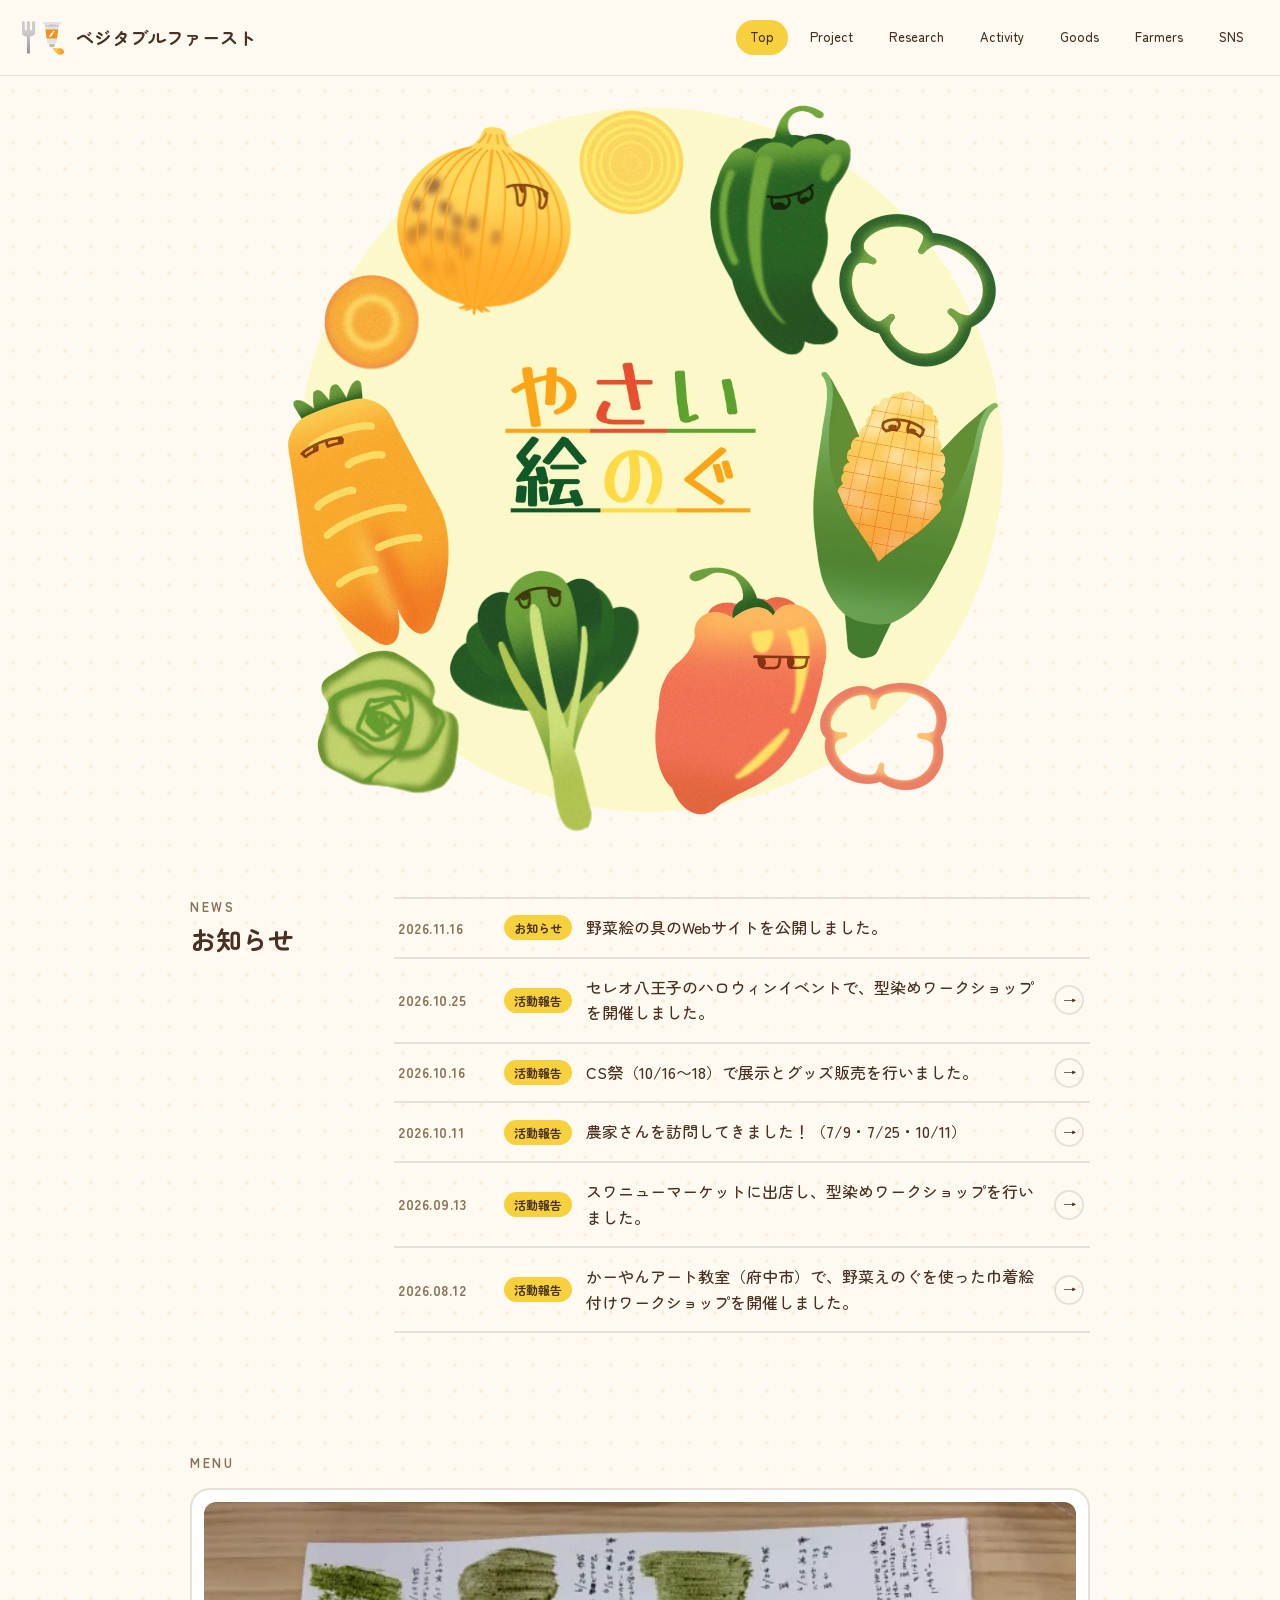
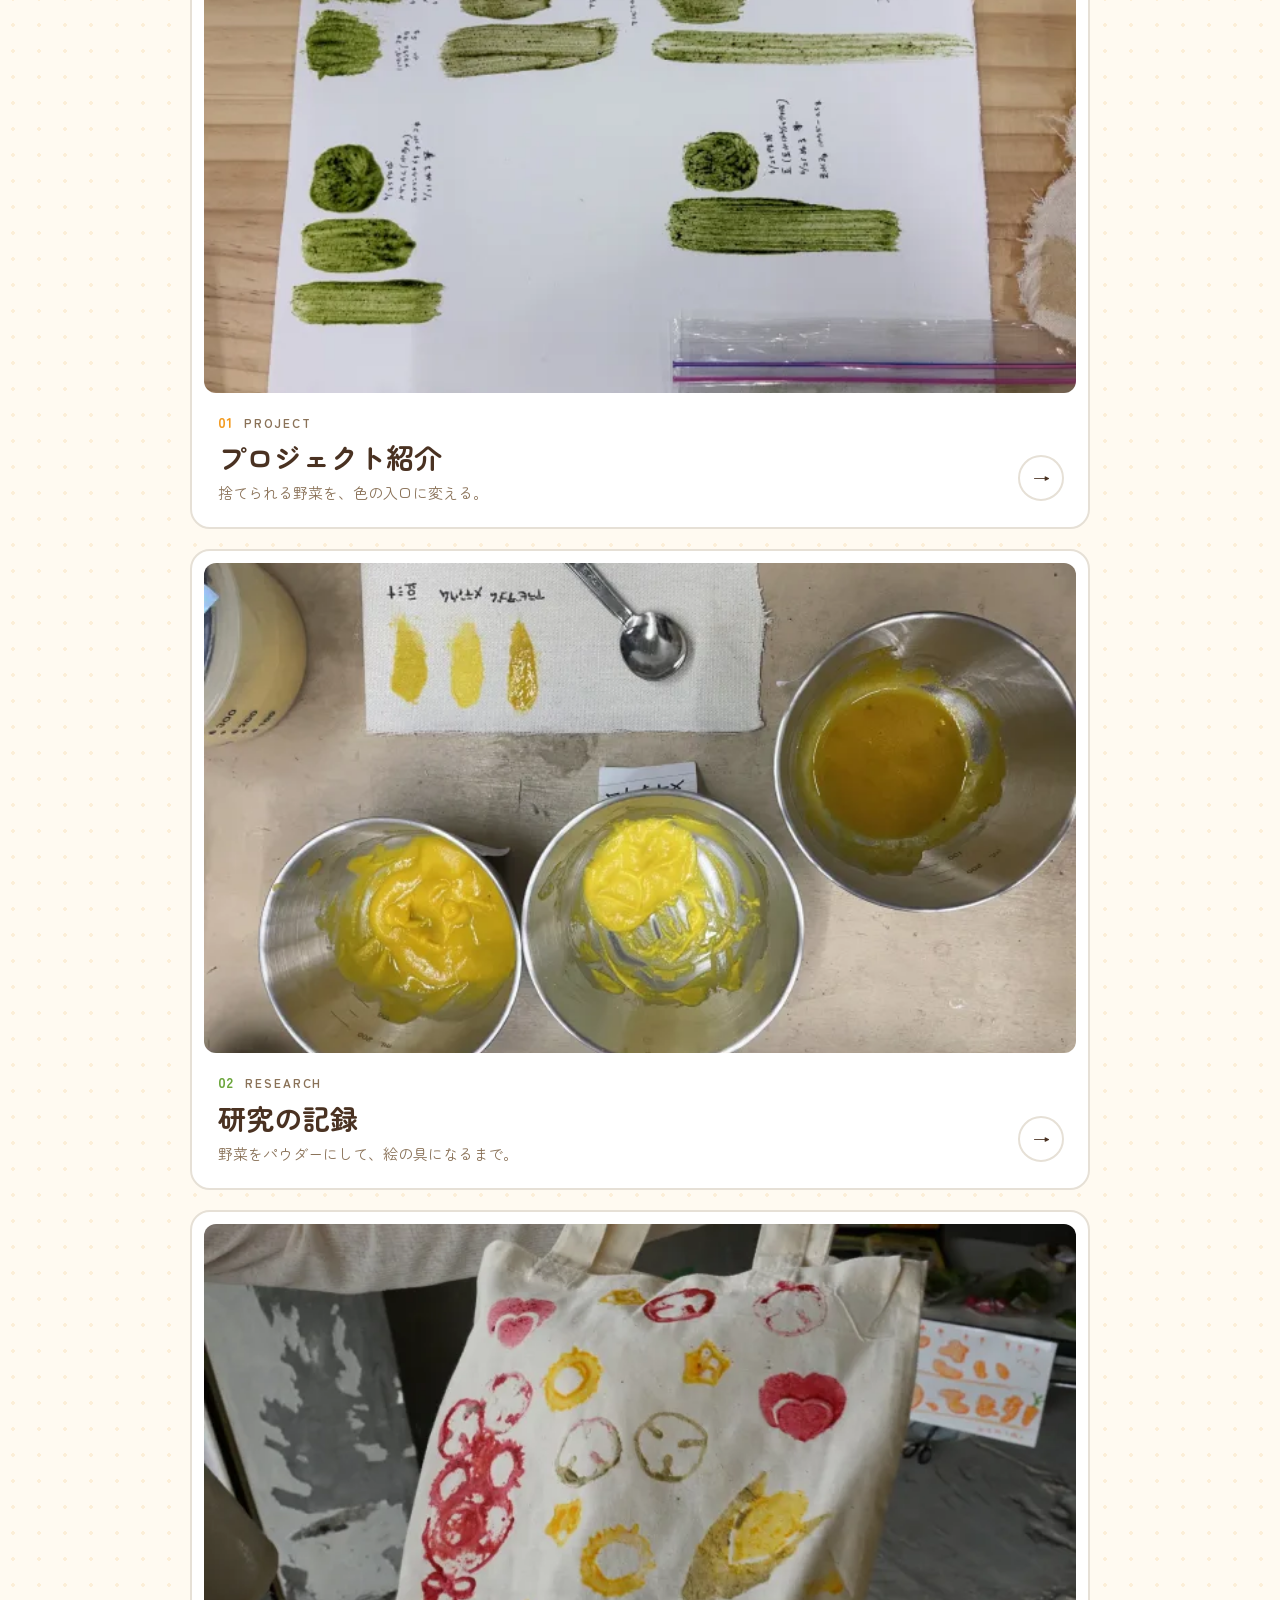
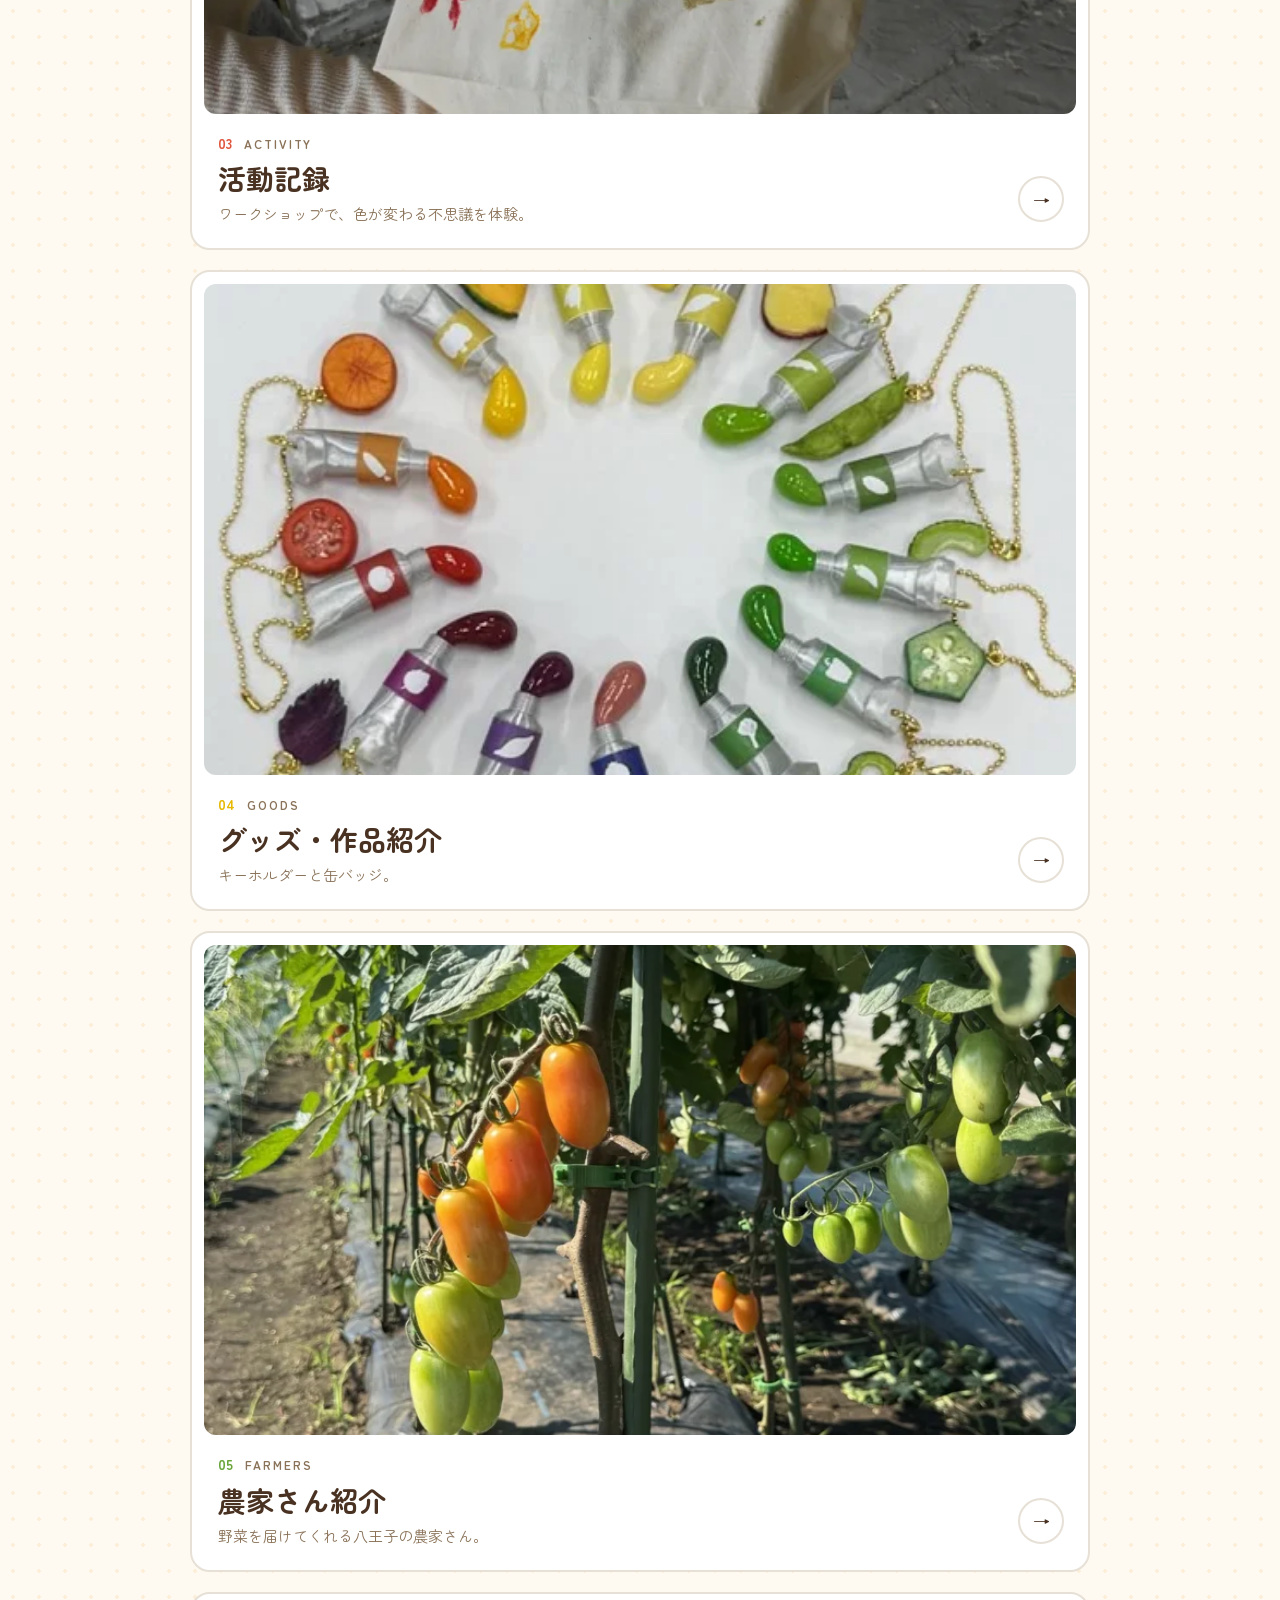
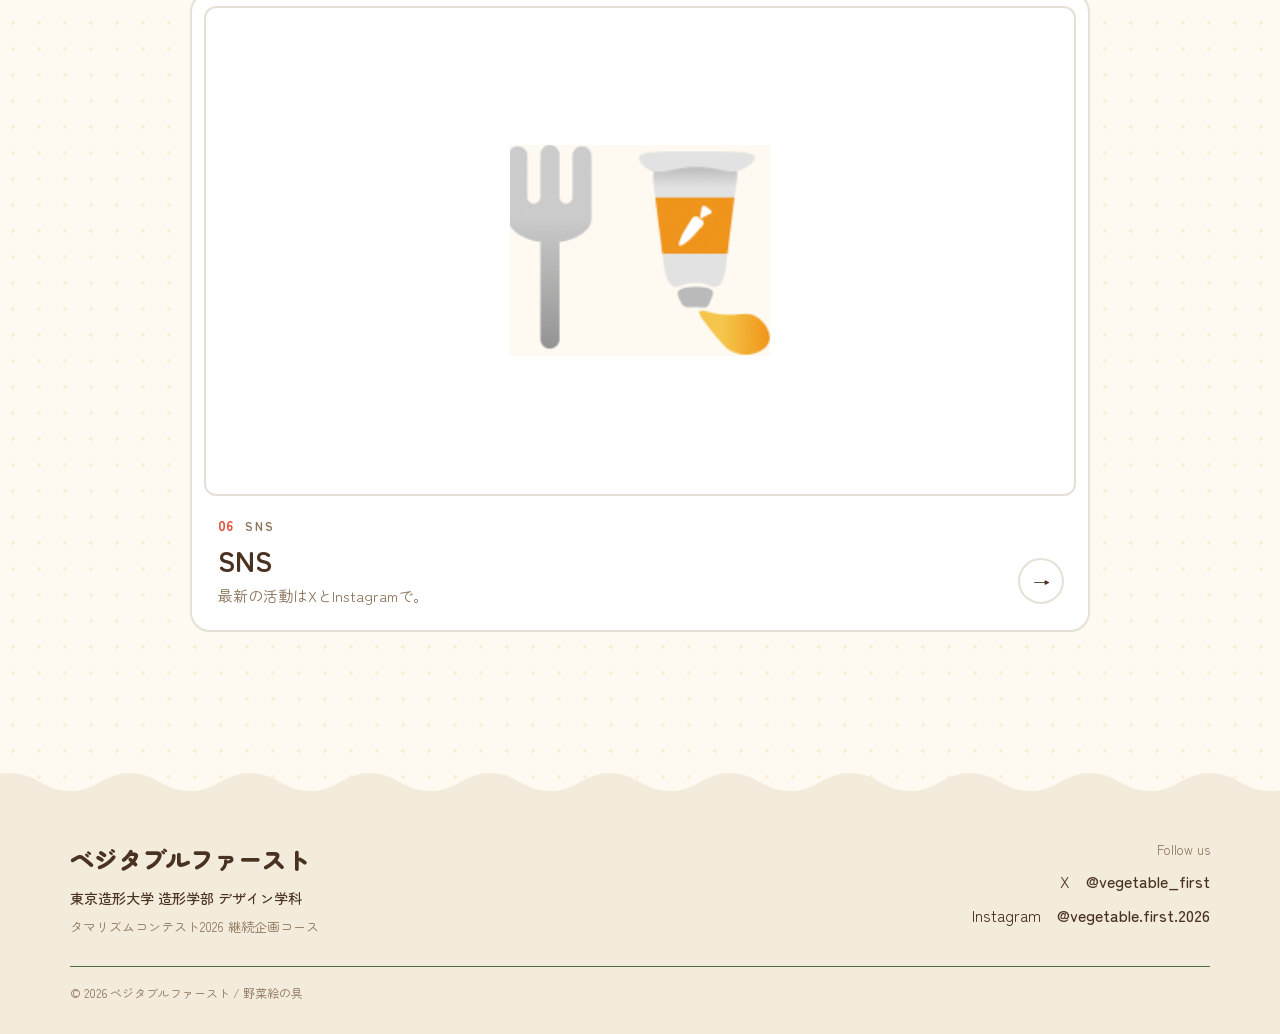
<file: yasai-enogu-site/index.html>
<!DOCTYPE html>
<html lang="ja">
<head>
<meta charset="utf-8">
<meta name="viewport" content="width=device-width, initial-scale=1">
<title>野菜絵の具｜ベジタブルファースト</title>
<meta name="description" content="東京造形大学のチーム「ベジタブルファースト」による、規格外野菜から作る「野菜絵の具」のプロジェクトサイトです。">
<meta property="og:type" content="website">
<meta property="og:title" content="野菜絵の具｜ベジタブルファースト">
<meta property="og:description" content="東京造形大学のチーム「ベジタブルファースト」による、規格外野菜から作る「野菜絵の具」のプロジェクトサイトです。">
<meta property="og:image" content="images/ogp.png">
<meta name="twitter:card" content="summary_large_image">
<link rel="icon" href="images/favicon.png">
<link rel="apple-touch-icon" href="images/apple-touch-icon.png">
<link rel="preconnect" href="https://fonts.googleapis.com">
<link rel="preconnect" href="https://fonts.gstatic.com" crossorigin>
<link href="https://fonts.googleapis.com/css2?family=Zen+Maru+Gothic:wght@400;500;700;900&display=swap" rel="stylesheet">
<link rel="stylesheet" href="css/style.css">
<link rel="stylesheet" href="css/veg-peek.css">
</head>
<body>
<header class="site-header">
  <div class="site-header__inner">
    <a class="brand" href="index.html"><img src="images/icon.png" alt="" width="42" height="34">ベジタブルファースト</a>
    <button class="menu-button" type="button" aria-expanded="false" aria-controls="site-nav">メニュー</button>
    <nav class="nav" id="site-nav" aria-label="サイト内">
      <a href="index.html" aria-current="page">Top</a>
      <a href="project.html">Project</a>
      <a href="research.html">Research</a>
      <a href="activity.html">Activity</a>
      <a href="goods.html">Goods</a>
      <a href="farmers.html">Farmers</a>
      <a href="sns.html">SNS</a>
    </nav>
  </div>
</header>
<main>
<div class="hero"><div class="hero__halo" aria-hidden="true"></div><div class="hero__stage" role="img" aria-label="やさい絵のぐ"><img class="hero__base" src="images/hero/base.webp" alt="" draggable="false"><img class="hero__veg" src="images/hero/danmenninzin.webp" alt="" data-depth="0.6" style="left:5.616%;top:22.149%;width:17.36%;--i:0" draggable="false"><img class="hero__veg" src="images/hero/kaoninzin.webp" alt="" data-depth="1.0" style="left:0.0%;top:35.519%;width:27.908%;--i:1" draggable="false"><img class="hero__veg" src="images/hero/danmenkomatuna.webp" alt="" data-depth="0.6" style="left:3.649%;top:72.263%;width:26.881%;--i:2" draggable="false"><img class="hero__veg" src="images/hero/kaokomatuna.webp" alt="" data-depth="1.0" style="left:21.75%;top:62.229%;width:32.925%;--i:3" draggable="false"><img class="hero__veg" src="images/hero/kaopapurika.webp" alt="" data-depth="1.0" style="left:50.0%;top:61.288%;width:26.995%;--i:4" draggable="false"><img class="hero__veg" src="images/hero/danmenpapurika.webp" alt="" data-depth="0.6" style="left:71.636%;top:76.967%;width:22.691%;--i:5" draggable="false"><img class="hero__veg" src="images/hero/kaotoumorokosi.webp" alt="" data-depth="1.0" style="left:68.9%;top:33.751%;width:30.416%;--i:6" draggable="false"><img class="hero__veg" src="images/hero/danmenpi-man.webp" alt="" data-depth="0.6" style="left:74.002%;top:13.769%;width:25.998%;--i:7" draggable="false"><img class="hero__veg" src="images/hero/kaopi-man.webp" alt="" data-depth="1.0" style="left:56.756%;top:0.0%;width:24.629%;--i:8" draggable="false"><img class="hero__veg" src="images/hero/danmentamanegi.webp" alt="" data-depth="0.6" style="left:39.054%;top:0.713%;width:19.413%;--i:9" draggable="false"><img class="hero__veg" src="images/hero/kaotamanegi.webp" alt="" data-depth="1.0" style="left:13.227%;top:1.454%;width:30.644%;--i:10" draggable="false"></div></div>
<section class="section news-section">
<div class="container">
<div class="news">
<div class="news__head"><p class="menu-kicker">NEWS</p><h2 class="news__h">お知らせ</h2></div>
<ul class="news__list" id="news-list" data-max="8"></ul>
</div>
</div>
</section>
<section class="section menu-section">
<div class="container">
<p class="menu-kicker">MENU</p>
<div class="tiles"><a class="tile tile--orange " href="project.html"><span class="tile__pic"><img src="images/project-swatch.webp" alt="" loading="lazy"></span><span class="tile__head"><span class="tile__num">01</span><span class="tile__en">PROJECT</span></span><span class="tile__ja">プロジェクト紹介</span><span class="tile__lead">捨てられる野菜を、色の入口に変える。</span><span class="tile__arrow" aria-hidden="true">→</span></a><a class="tile tile--green " href="research.html"><span class="tile__pic"><img src="images/r2-b.webp" alt="" loading="lazy"></span><span class="tile__head"><span class="tile__num">02</span><span class="tile__en">RESEARCH</span></span><span class="tile__ja">研究の記録</span><span class="tile__lead">野菜をパウダーにして、絵の具になるまで。</span><span class="tile__arrow" aria-hidden="true">→</span></a><a class="tile tile--red " href="activity.html"><span class="tile__pic"><img src="images/a1-s2.webp" alt="" loading="lazy"></span><span class="tile__head"><span class="tile__num">03</span><span class="tile__en">ACTIVITY</span></span><span class="tile__ja">活動記録</span><span class="tile__lead">ワークショップで、色が変わる不思議を体験。</span><span class="tile__arrow" aria-hidden="true">→</span></a><a class="tile tile--yellow " href="goods.html"><span class="tile__pic"><img src="images/keyholder-all.webp" alt="" loading="lazy"></span><span class="tile__head"><span class="tile__num">04</span><span class="tile__en">GOODS</span></span><span class="tile__ja">グッズ・作品紹介</span><span class="tile__lead">キーホルダーと缶バッジ。</span><span class="tile__arrow" aria-hidden="true">→</span></a><a class="tile tile--green " href="farmers.html"><span class="tile__pic"><img src="images/f-tomato.webp" alt="" loading="lazy"></span><span class="tile__head"><span class="tile__num">05</span><span class="tile__en">FARMERS</span></span><span class="tile__ja">農家さん紹介</span><span class="tile__lead">野菜を届けてくれる八王子の農家さん。</span><span class="tile__arrow" aria-hidden="true">→</span></a><a class="tile tile--red " href="sns.html"><span class="tile__pic tile__pic--sns"><img src="images/icon.png" alt=""></span><span class="tile__head"><span class="tile__num">06</span><span class="tile__en">SNS</span></span><span class="tile__ja">SNS</span><span class="tile__lead">最新の活動はXとInstagramで。</span><span class="tile__arrow" aria-hidden="true">→</span></a></div>
</div>
</section>
</main>
<footer class="site-footer">
  <div class="site-footer__inner">
    <div class="site-footer__top">
      <div>
        <p class="team">ベジタブルファースト</p>
        <p class="uni">東京造形大学 造形学部 デザイン学科</p>
        <p class="small">タマリズムコンテスト2026 継続企画コース</p>
      </div>
      <div class="sns-links">
        <p class="small">Follow us</p>
        <p>X　<a href="https://x.com/vegetable_first" target="_blank" rel="noopener">@vegetable_first</a></p>
        <p>Instagram　<a href="https://www.instagram.com/vegetable.first.2026/" target="_blank" rel="noopener">@vegetable.first.2026</a></p>
      </div>
    </div>
    <hr>
    <p class="copy">© 2026 ベジタブルファースト / 野菜絵の具</p>
  </div>
</footer>
<script src="data/news.js"></script>
<script src="js/content.js"></script>
<script src="js/veg-peek.js"></script>
<script src="js/main.js"></script>
</body>
</html>
</file>
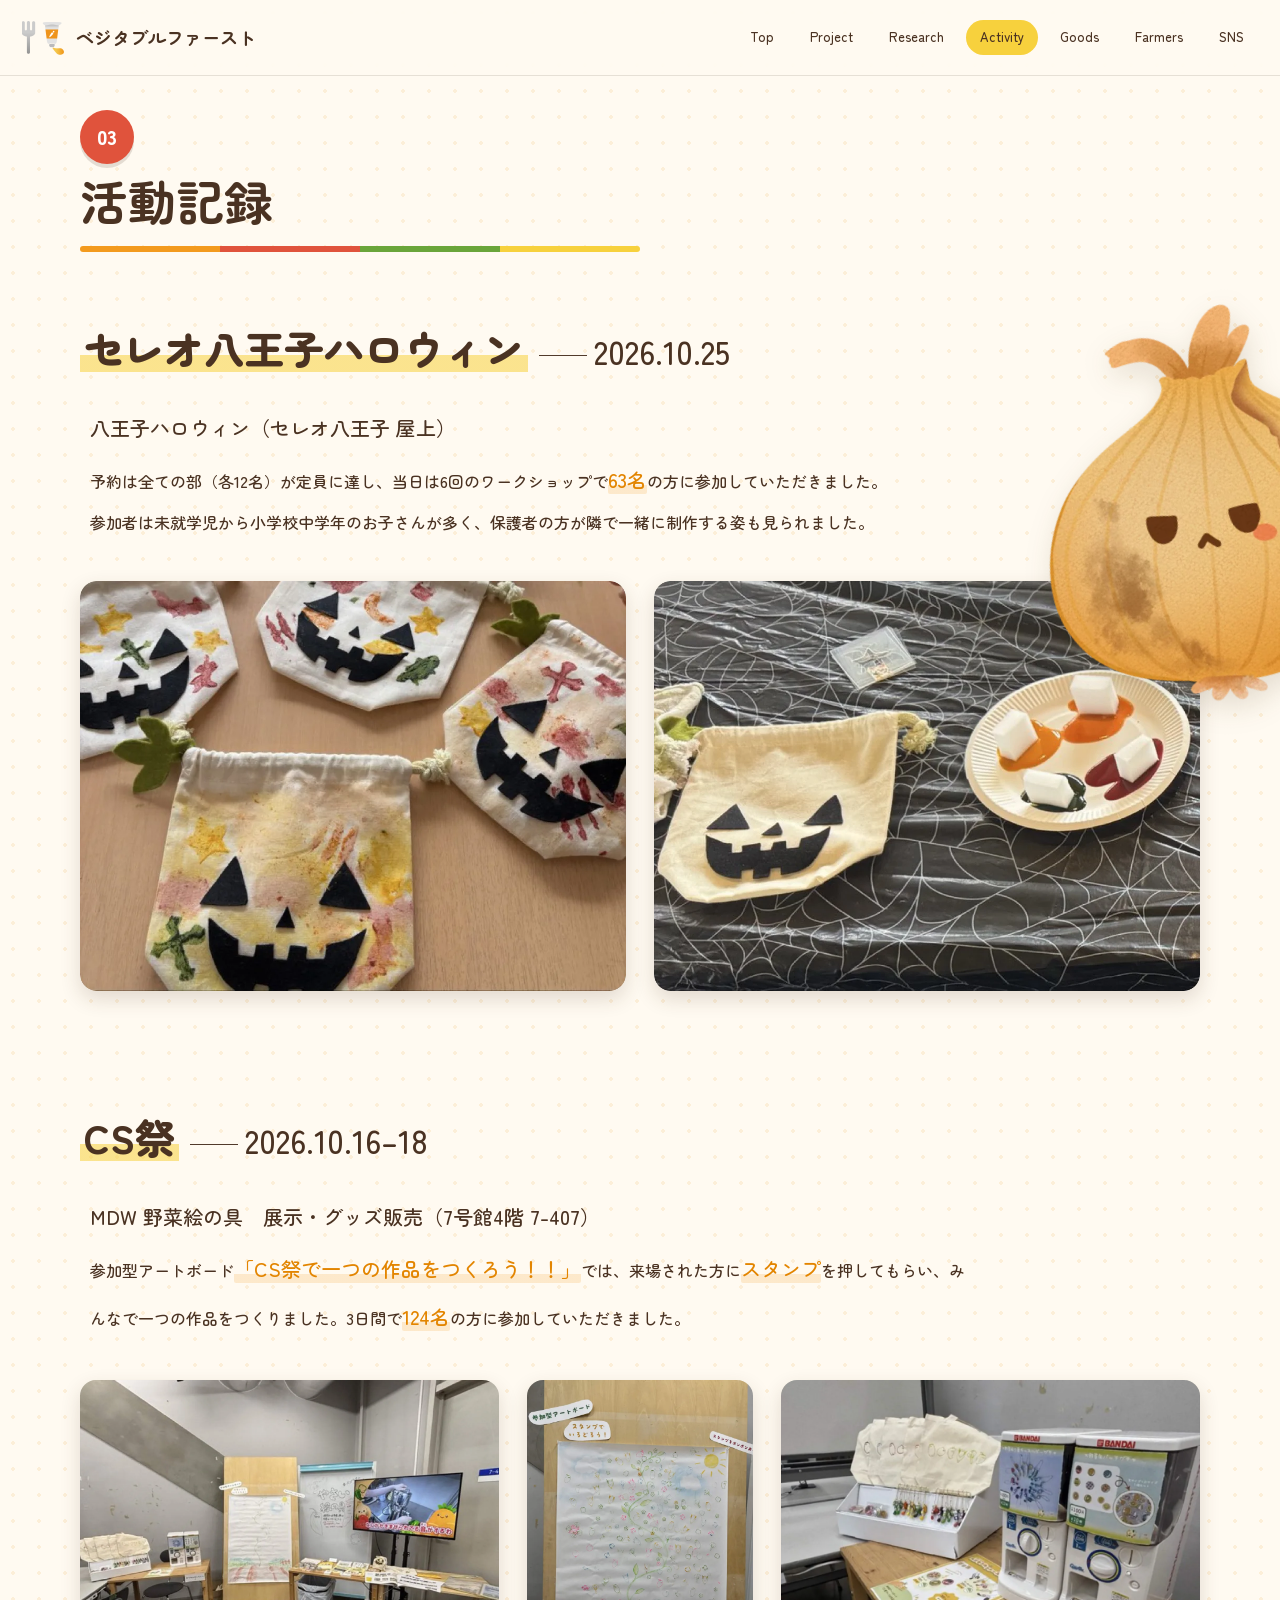
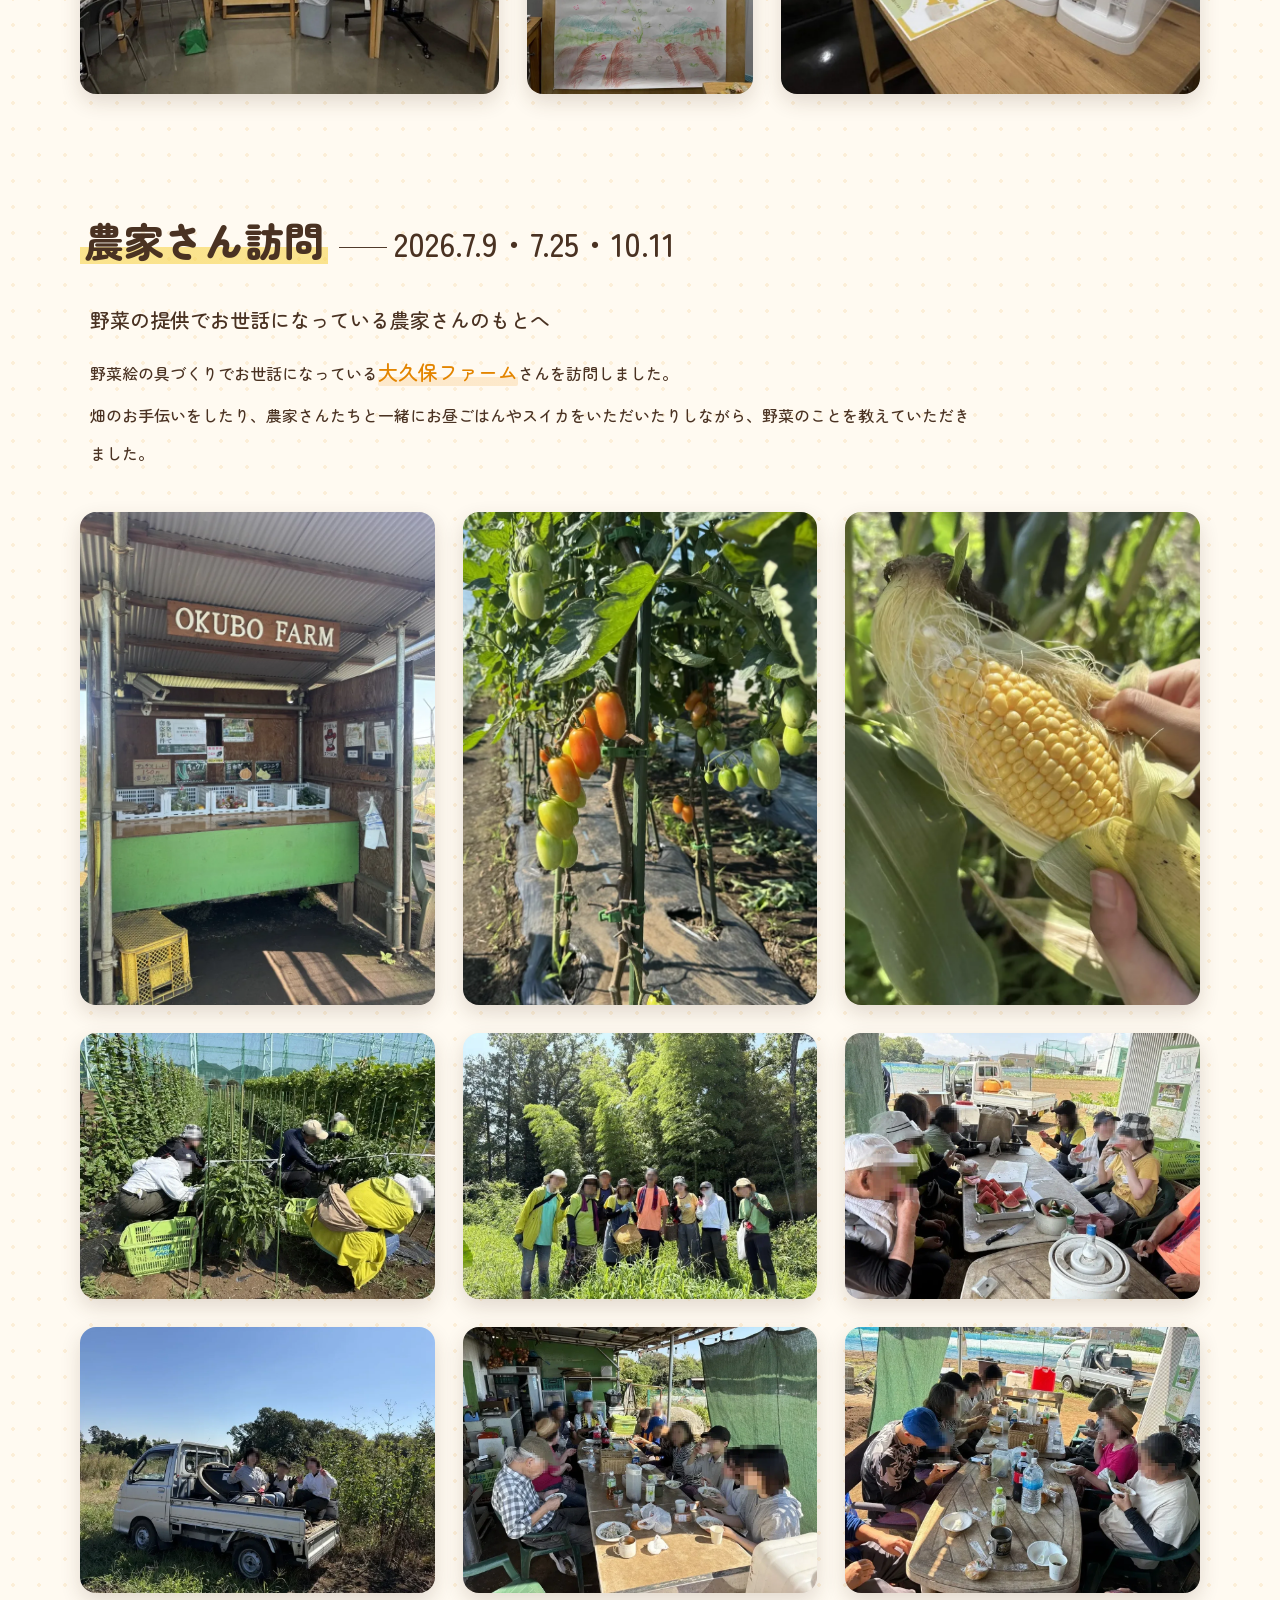
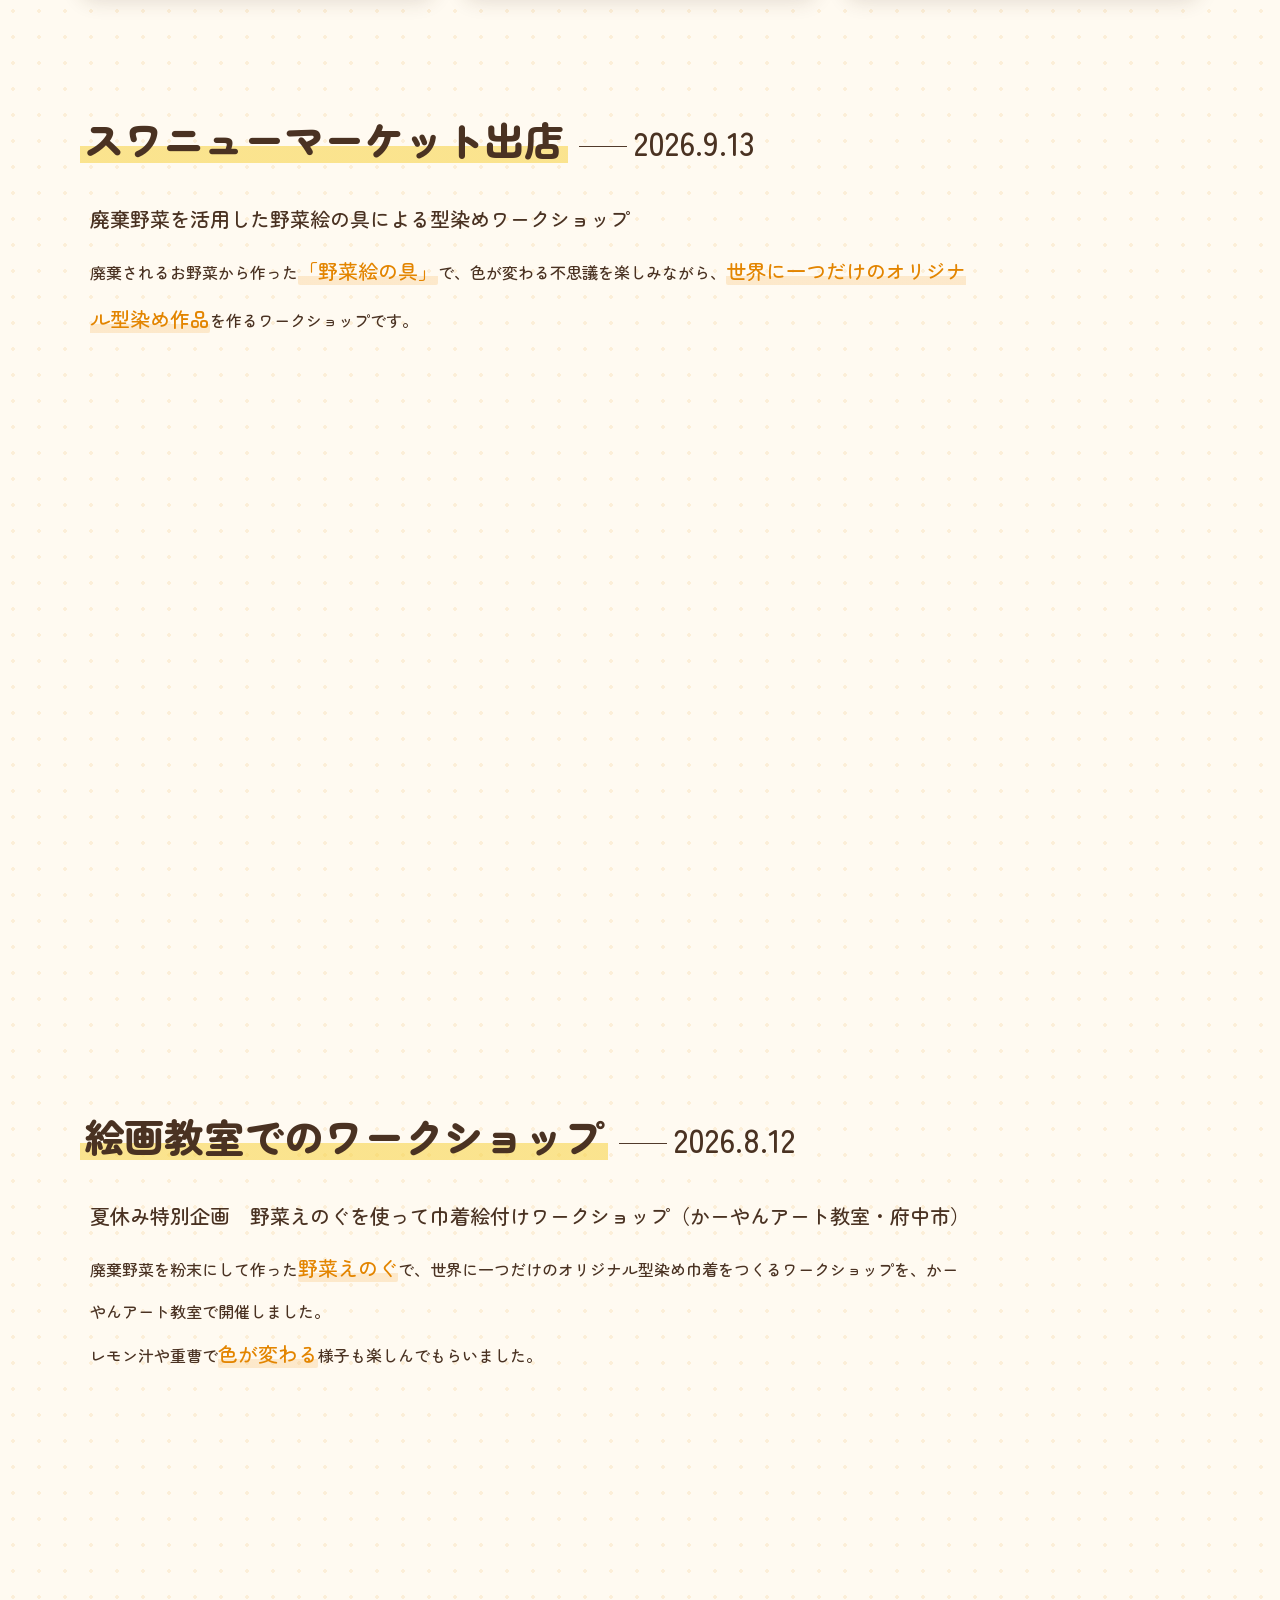
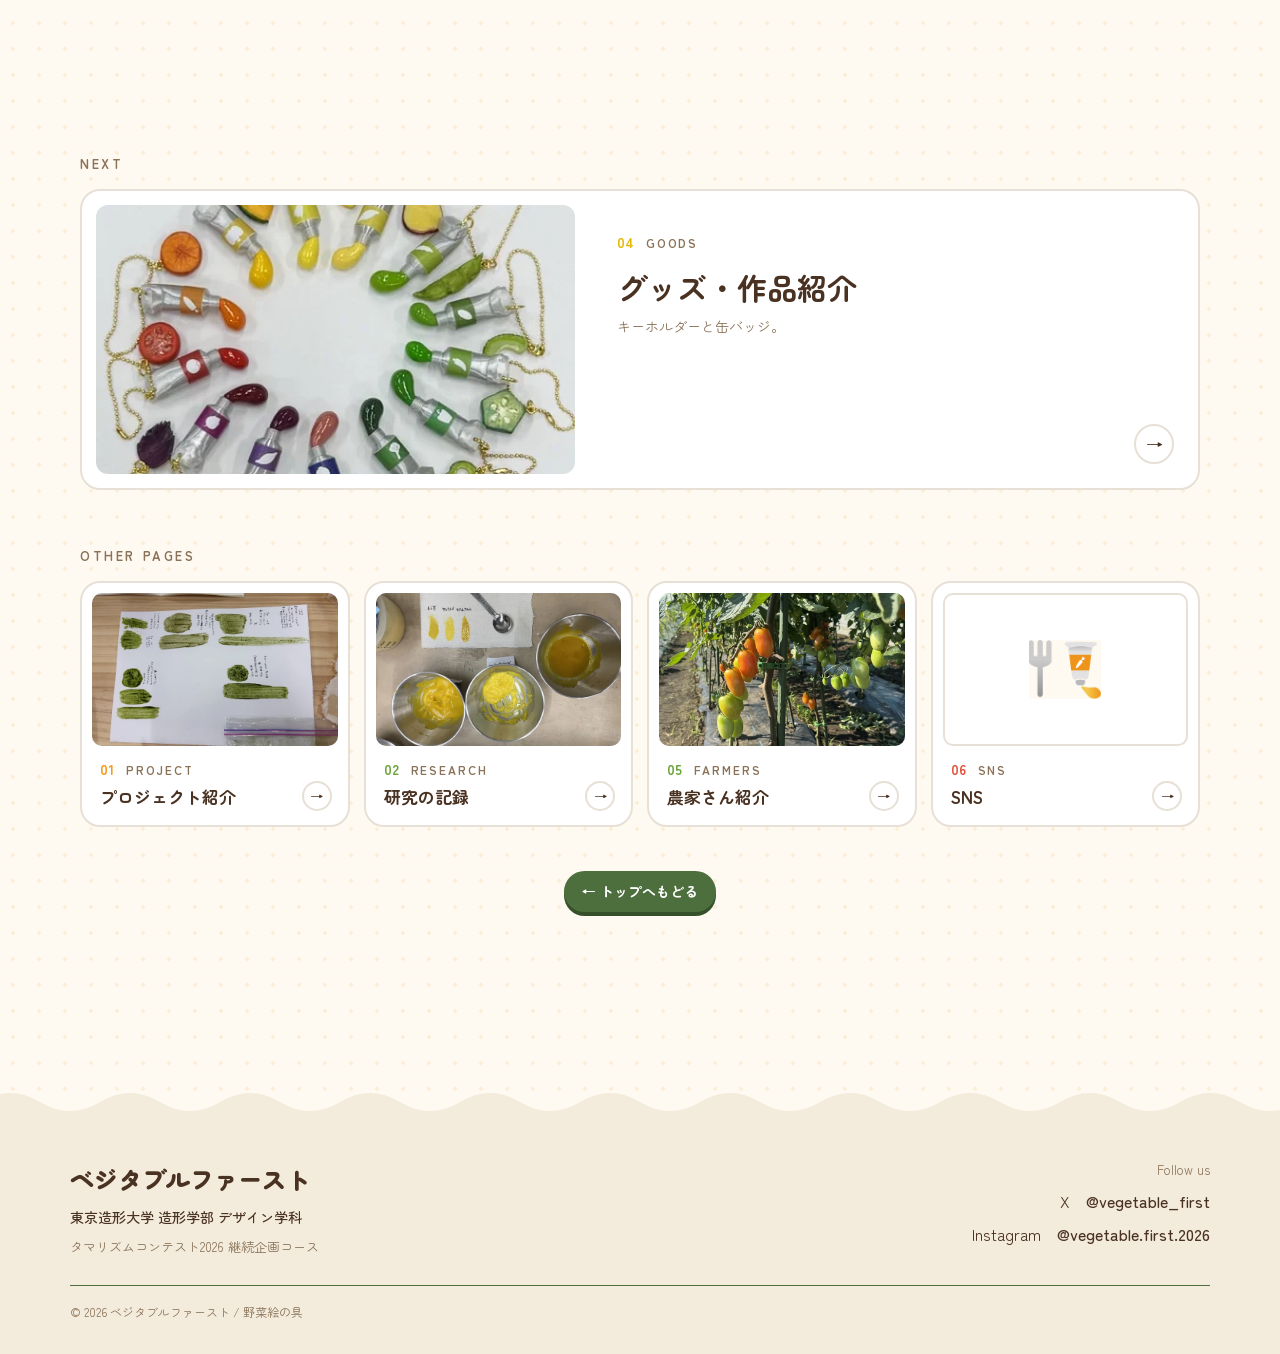
<file: yasai-enogu-site/activity.html>
<!DOCTYPE html>
<html lang="ja">
<head>
<meta charset="utf-8">
<meta name="viewport" content="width=device-width, initial-scale=1">
<title>活動記録｜野菜絵の具｜ベジタブルファースト</title>
<meta name="description" content="東京造形大学のチーム「ベジタブルファースト」による、規格外野菜から作る「野菜絵の具」のプロジェクトサイトです。">
<meta property="og:type" content="website">
<meta property="og:title" content="活動記録｜野菜絵の具｜ベジタブルファースト">
<meta property="og:description" content="東京造形大学のチーム「ベジタブルファースト」による、規格外野菜から作る「野菜絵の具」のプロジェクトサイトです。">
<meta property="og:image" content="images/ogp.png">
<meta name="twitter:card" content="summary_large_image">
<link rel="icon" href="images/favicon.png">
<link rel="apple-touch-icon" href="images/apple-touch-icon.png">
<link rel="preconnect" href="https://fonts.googleapis.com">
<link rel="preconnect" href="https://fonts.gstatic.com" crossorigin>
<link href="https://fonts.googleapis.com/css2?family=Zen+Maru+Gothic:wght@400;500;700;900&display=swap" rel="stylesheet">
<link rel="stylesheet" href="css/style.css">
<link rel="stylesheet" href="css/veg-peek.css">
</head>
<body>
<header class="site-header">
  <div class="site-header__inner">
    <a class="brand" href="index.html"><img src="images/icon.png" alt="" width="42" height="34">ベジタブルファースト</a>
    <button class="menu-button" type="button" aria-expanded="false" aria-controls="site-nav">メニュー</button>
    <nav class="nav" id="site-nav" aria-label="サイト内">
      <a href="index.html">Top</a>
      <a href="project.html">Project</a>
      <a href="research.html">Research</a>
      <a href="activity.html" aria-current="page">Activity</a>
      <a href="goods.html">Goods</a>
      <a href="farmers.html">Farmers</a>
      <a href="sns.html">SNS</a>
    </nav>
  </div>
</header>
<main>
<div id="activity" class="page">
<div class="page-head-wrap"><div class="container page-head">
  <p class="page-num">03</p>
  <h1 class="page-title">活動記録</h1>
  <hr class="rule">
  
</div>
</div>
<div id="activity-list"></div>
<noscript><div class="container"><p class="text">活動記録を表示するには JavaScript を有効にしてください。</p></div></noscript>
</div>
<section class="section page-next">
<div class="container">
<p class="menu-kicker">NEXT</p>
<a class="tile tile--yellow tile--next" href="goods.html"><span class="tile__pic"><img src="images/keyholder-all.webp" alt="" loading="lazy"></span><span class="tile__head"><span class="tile__num">04</span><span class="tile__en">GOODS</span></span><span class="tile__ja">グッズ・作品紹介</span><span class="tile__lead">キーホルダーと缶バッジ。</span><span class="tile__arrow" aria-hidden="true">→</span></a>
<p class="menu-kicker menu-kicker--sub">OTHER PAGES</p>
<div class="tiles tiles--mini"><a class="tile tile--orange tile--mini" href="project.html"><span class="tile__pic"><img src="images/project-swatch.webp" alt="" loading="lazy"></span><span class="tile__head"><span class="tile__num">01</span><span class="tile__en">PROJECT</span></span><span class="tile__ja">プロジェクト紹介</span><span class="tile__lead">捨てられる野菜を、色の入口に変える。</span><span class="tile__arrow" aria-hidden="true">→</span></a><a class="tile tile--green tile--mini" href="research.html"><span class="tile__pic"><img src="images/r2-b.webp" alt="" loading="lazy"></span><span class="tile__head"><span class="tile__num">02</span><span class="tile__en">RESEARCH</span></span><span class="tile__ja">研究の記録</span><span class="tile__lead">野菜をパウダーにして、絵の具になるまで。</span><span class="tile__arrow" aria-hidden="true">→</span></a><a class="tile tile--green tile--mini" href="farmers.html"><span class="tile__pic"><img src="images/f-tomato.webp" alt="" loading="lazy"></span><span class="tile__head"><span class="tile__num">05</span><span class="tile__en">FARMERS</span></span><span class="tile__ja">農家さん紹介</span><span class="tile__lead">野菜を届けてくれる八王子の農家さん。</span><span class="tile__arrow" aria-hidden="true">→</span></a><a class="tile tile--red tile--mini" href="sns.html"><span class="tile__pic tile__pic--sns"><img src="images/icon.png" alt=""></span><span class="tile__head"><span class="tile__num">06</span><span class="tile__en">SNS</span></span><span class="tile__ja">SNS</span><span class="tile__lead">最新の活動はXとInstagramで。</span><span class="tile__arrow" aria-hidden="true">→</span></a></div>
<p class="back-top"><a class="button" href="index.html">← トップへもどる</a></p>
</div>
</section>
</main>
<footer class="site-footer">
  <div class="site-footer__inner">
    <div class="site-footer__top">
      <div>
        <p class="team">ベジタブルファースト</p>
        <p class="uni">東京造形大学 造形学部 デザイン学科</p>
        <p class="small">タマリズムコンテスト2026 継続企画コース</p>
      </div>
      <div class="sns-links">
        <p class="small">Follow us</p>
        <p>X　<a href="https://x.com/vegetable_first" target="_blank" rel="noopener">@vegetable_first</a></p>
        <p>Instagram　<a href="https://www.instagram.com/vegetable.first.2026/" target="_blank" rel="noopener">@vegetable.first.2026</a></p>
      </div>
    </div>
    <hr>
    <p class="copy">© 2026 ベジタブルファースト / 野菜絵の具</p>
  </div>
</footer>
<script src="data/activity.js"></script>
<script src="js/content.js"></script>
<script src="js/veg-peek.js"></script>
<script src="js/main.js"></script>
</body>
</html>
</file>
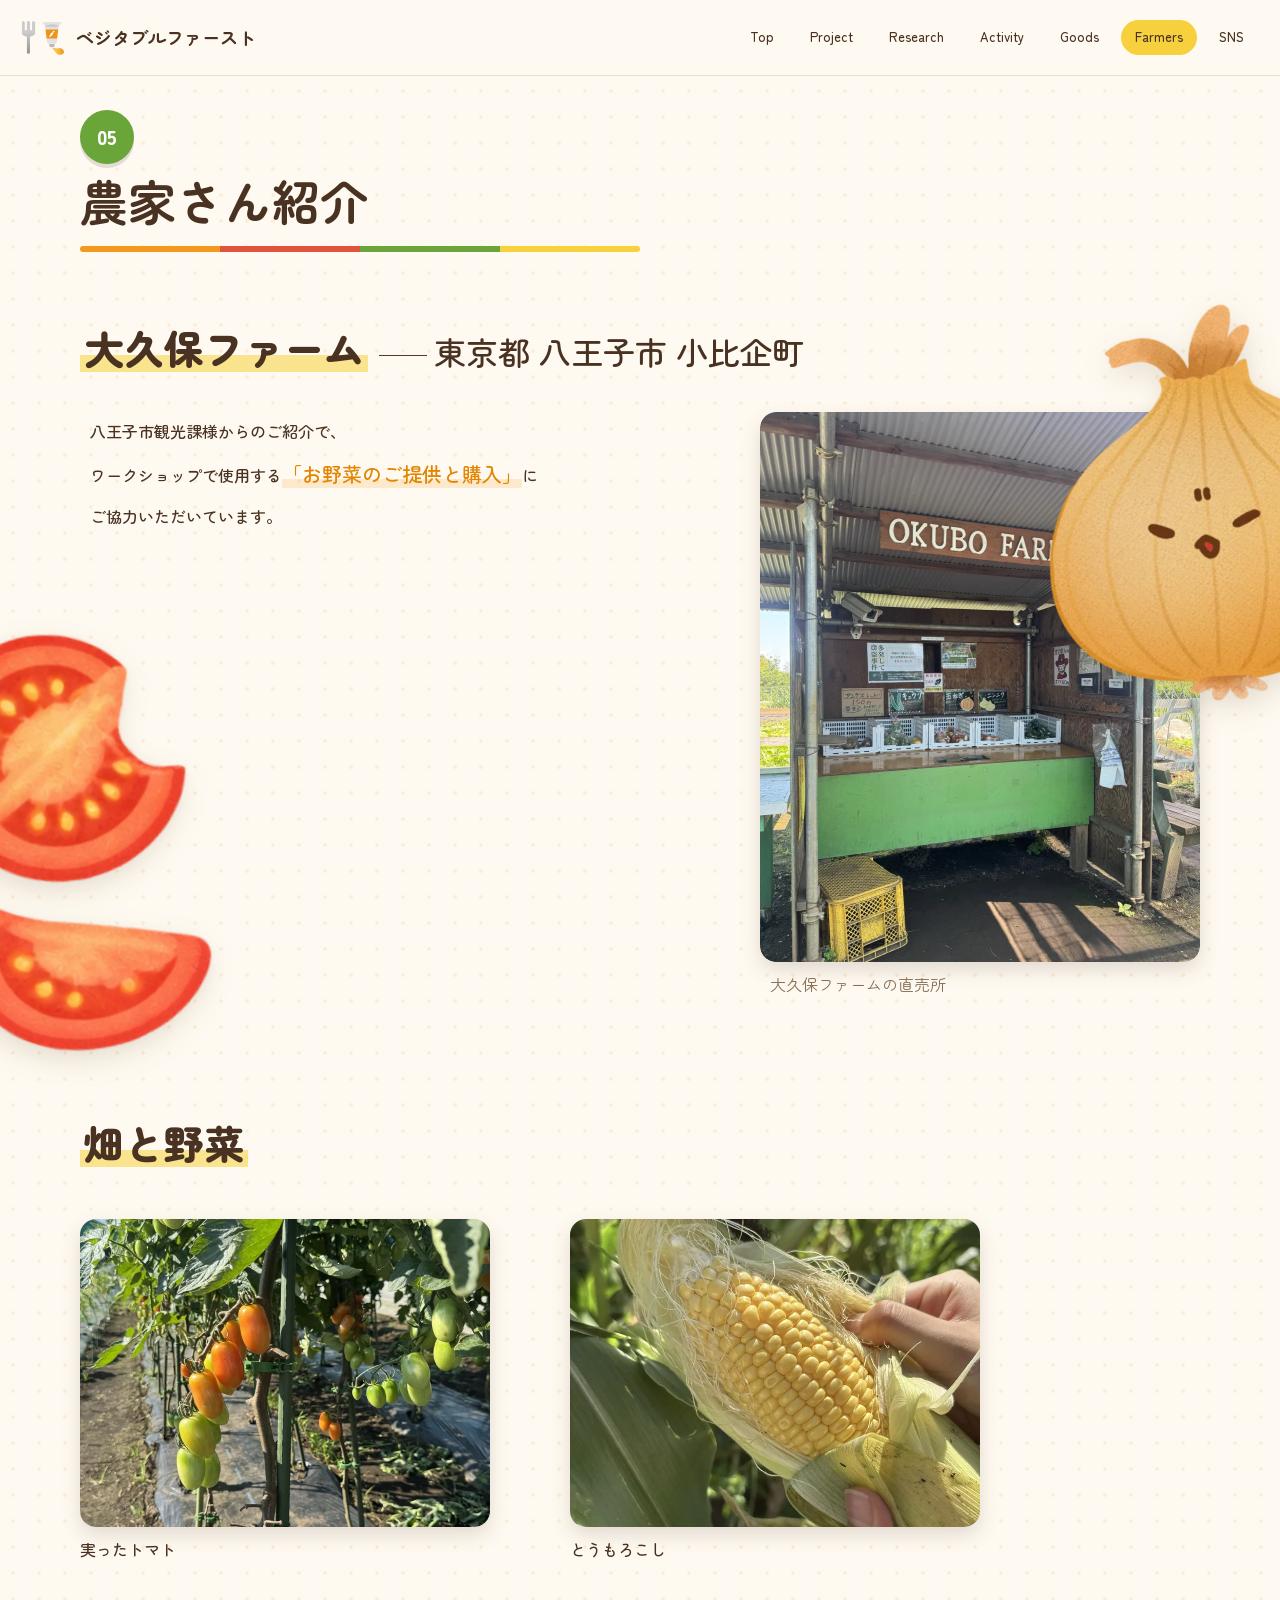
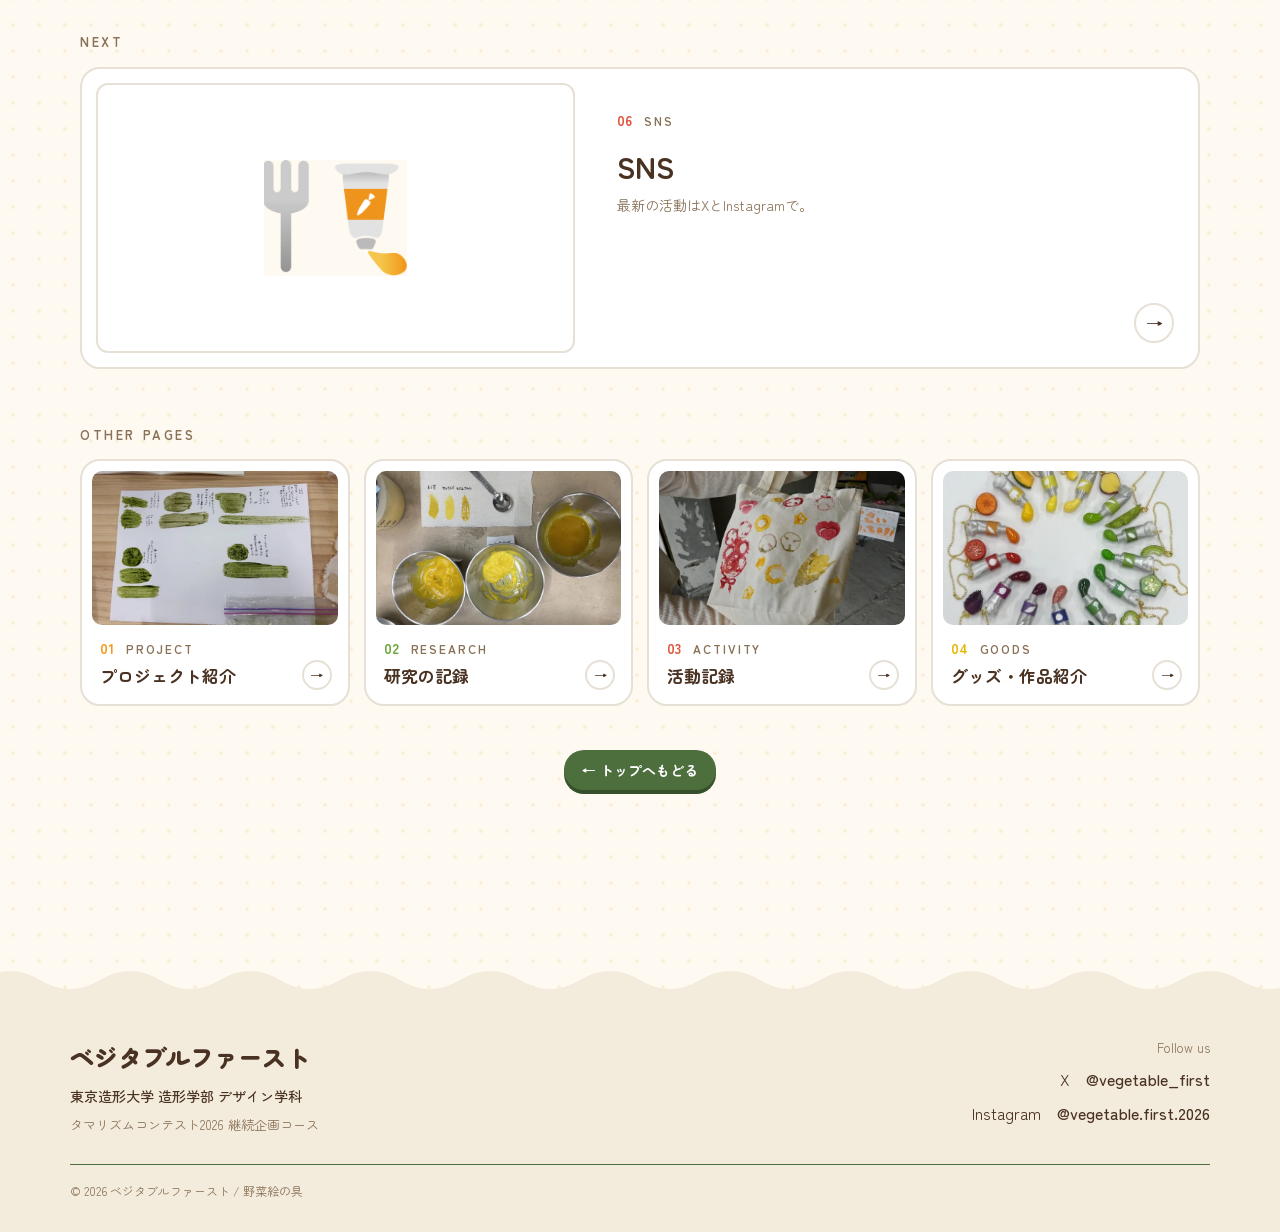
<file: yasai-enogu-site/farmers.html>
<!DOCTYPE html>
<html lang="ja">
<head>
<meta charset="utf-8">
<meta name="viewport" content="width=device-width, initial-scale=1">
<title>農家さん紹介｜野菜絵の具｜ベジタブルファースト</title>
<meta name="description" content="東京造形大学のチーム「ベジタブルファースト」による、規格外野菜から作る「野菜絵の具」のプロジェクトサイトです。">
<meta property="og:type" content="website">
<meta property="og:title" content="農家さん紹介｜野菜絵の具｜ベジタブルファースト">
<meta property="og:description" content="東京造形大学のチーム「ベジタブルファースト」による、規格外野菜から作る「野菜絵の具」のプロジェクトサイトです。">
<meta property="og:image" content="images/ogp.png">
<meta name="twitter:card" content="summary_large_image">
<link rel="icon" href="images/favicon.png">
<link rel="apple-touch-icon" href="images/apple-touch-icon.png">
<link rel="preconnect" href="https://fonts.googleapis.com">
<link rel="preconnect" href="https://fonts.gstatic.com" crossorigin>
<link href="https://fonts.googleapis.com/css2?family=Zen+Maru+Gothic:wght@400;500;700;900&display=swap" rel="stylesheet">
<link rel="stylesheet" href="css/style.css">
<link rel="stylesheet" href="css/veg-peek.css">
</head>
<body>
<header class="site-header">
  <div class="site-header__inner">
    <a class="brand" href="index.html"><img src="images/icon.png" alt="" width="42" height="34">ベジタブルファースト</a>
    <button class="menu-button" type="button" aria-expanded="false" aria-controls="site-nav">メニュー</button>
    <nav class="nav" id="site-nav" aria-label="サイト内">
      <a href="index.html">Top</a>
      <a href="project.html">Project</a>
      <a href="research.html">Research</a>
      <a href="activity.html">Activity</a>
      <a href="goods.html">Goods</a>
      <a href="farmers.html" aria-current="page">Farmers</a>
      <a href="sns.html">SNS</a>
    </nav>
  </div>
</header>
<main>
<div id="farmers" class="page">
<div class="page-head-wrap"><div class="container page-head">
  <p class="page-num">05</p>
  <h1 class="page-title">農家さん紹介</h1>
  <hr class="rule">
  
</div>
</div>
<section class="section" data-peek-area>
<div class="container">
<h2><span class="mark">大久保ファーム</span> <span class="sub">東京都 八王子市 小比企町</span></h2>
<div class="with-photo">
  <div class="text"><p>八王子市観光課様からのご紹介で、<br>ワークショップで使用する<em class="hl">「お野菜のご提供と購入」</em>に<br>ご協力いただいています。</p></div>
  <figure class="photo"><img src="images/f-stand.webp" alt="大久保ファームの直売所" loading="lazy"><figcaption class="caption" style="font-weight:400">大久保ファームの直売所</figcaption></figure>
</div>
</div>
  <div class="veg-peek" data-side="right" style="top: 0px" data-enter="images/veg/onion-5.webp" data-idle="images/veg/onion-5.webp" data-poke="images/veg/onion-calm.webp" aria-hidden="true"><div class="veg-peek__body"><img src="images/veg/onion-5.webp" alt=""></div></div>
  <div class="veg-peek" data-side="left" style="top: 50%" data-enter="images/veg/tomato-cut.webp" aria-hidden="true"><div class="veg-peek__body"><img src="images/veg/tomato-cut.webp" alt=""></div></div>
</section>
<section class="section" data-peek-area>
<div class="container">
<h2><span class="mark">畑と野菜</span></h2>
<div class="grid-2 captions"><figure class="photo"><img src="images/f-tomato.webp" alt="実ったトマト" loading="lazy"><figcaption>実ったトマト</figcaption></figure><figure class="photo"><img src="images/f-corn.webp" alt="畑で手に取ったとうもろこし" loading="lazy"><figcaption>とうもろこし</figcaption></figure></div>
</div>
  <div class="veg-peek" data-side="right" style="top: 0px" data-enter="images/veg/carrot-happy.webp" data-idle="images/veg/carrot-happy.webp" data-poke="images/veg/carrot-wink.webp" aria-hidden="true"><div class="veg-peek__body"><img src="images/veg/carrot-happy.webp" alt=""></div></div>
</section>
</div>
<section class="section page-next">
<div class="container">
<p class="menu-kicker">NEXT</p>
<a class="tile tile--red tile--next" href="sns.html"><span class="tile__pic tile__pic--sns"><img src="images/icon.png" alt=""></span><span class="tile__head"><span class="tile__num">06</span><span class="tile__en">SNS</span></span><span class="tile__ja">SNS</span><span class="tile__lead">最新の活動はXとInstagramで。</span><span class="tile__arrow" aria-hidden="true">→</span></a>
<p class="menu-kicker menu-kicker--sub">OTHER PAGES</p>
<div class="tiles tiles--mini"><a class="tile tile--orange tile--mini" href="project.html"><span class="tile__pic"><img src="images/project-swatch.webp" alt="" loading="lazy"></span><span class="tile__head"><span class="tile__num">01</span><span class="tile__en">PROJECT</span></span><span class="tile__ja">プロジェクト紹介</span><span class="tile__lead">捨てられる野菜を、色の入口に変える。</span><span class="tile__arrow" aria-hidden="true">→</span></a><a class="tile tile--green tile--mini" href="research.html"><span class="tile__pic"><img src="images/r2-b.webp" alt="" loading="lazy"></span><span class="tile__head"><span class="tile__num">02</span><span class="tile__en">RESEARCH</span></span><span class="tile__ja">研究の記録</span><span class="tile__lead">野菜をパウダーにして、絵の具になるまで。</span><span class="tile__arrow" aria-hidden="true">→</span></a><a class="tile tile--red tile--mini" href="activity.html"><span class="tile__pic"><img src="images/a1-s2.webp" alt="" loading="lazy"></span><span class="tile__head"><span class="tile__num">03</span><span class="tile__en">ACTIVITY</span></span><span class="tile__ja">活動記録</span><span class="tile__lead">ワークショップで、色が変わる不思議を体験。</span><span class="tile__arrow" aria-hidden="true">→</span></a><a class="tile tile--yellow tile--mini" href="goods.html"><span class="tile__pic"><img src="images/keyholder-all.webp" alt="" loading="lazy"></span><span class="tile__head"><span class="tile__num">04</span><span class="tile__en">GOODS</span></span><span class="tile__ja">グッズ・作品紹介</span><span class="tile__lead">キーホルダーと缶バッジ。</span><span class="tile__arrow" aria-hidden="true">→</span></a></div>
<p class="back-top"><a class="button" href="index.html">← トップへもどる</a></p>
</div>
</section>
</main>
<footer class="site-footer">
  <div class="site-footer__inner">
    <div class="site-footer__top">
      <div>
        <p class="team">ベジタブルファースト</p>
        <p class="uni">東京造形大学 造形学部 デザイン学科</p>
        <p class="small">タマリズムコンテスト2026 継続企画コース</p>
      </div>
      <div class="sns-links">
        <p class="small">Follow us</p>
        <p>X　<a href="https://x.com/vegetable_first" target="_blank" rel="noopener">@vegetable_first</a></p>
        <p>Instagram　<a href="https://www.instagram.com/vegetable.first.2026/" target="_blank" rel="noopener">@vegetable.first.2026</a></p>
      </div>
    </div>
    <hr>
    <p class="copy">© 2026 ベジタブルファースト / 野菜絵の具</p>
  </div>
</footer>
<script src="js/veg-peek.js"></script>
<script src="js/main.js"></script>
</body>
</html>
</file>
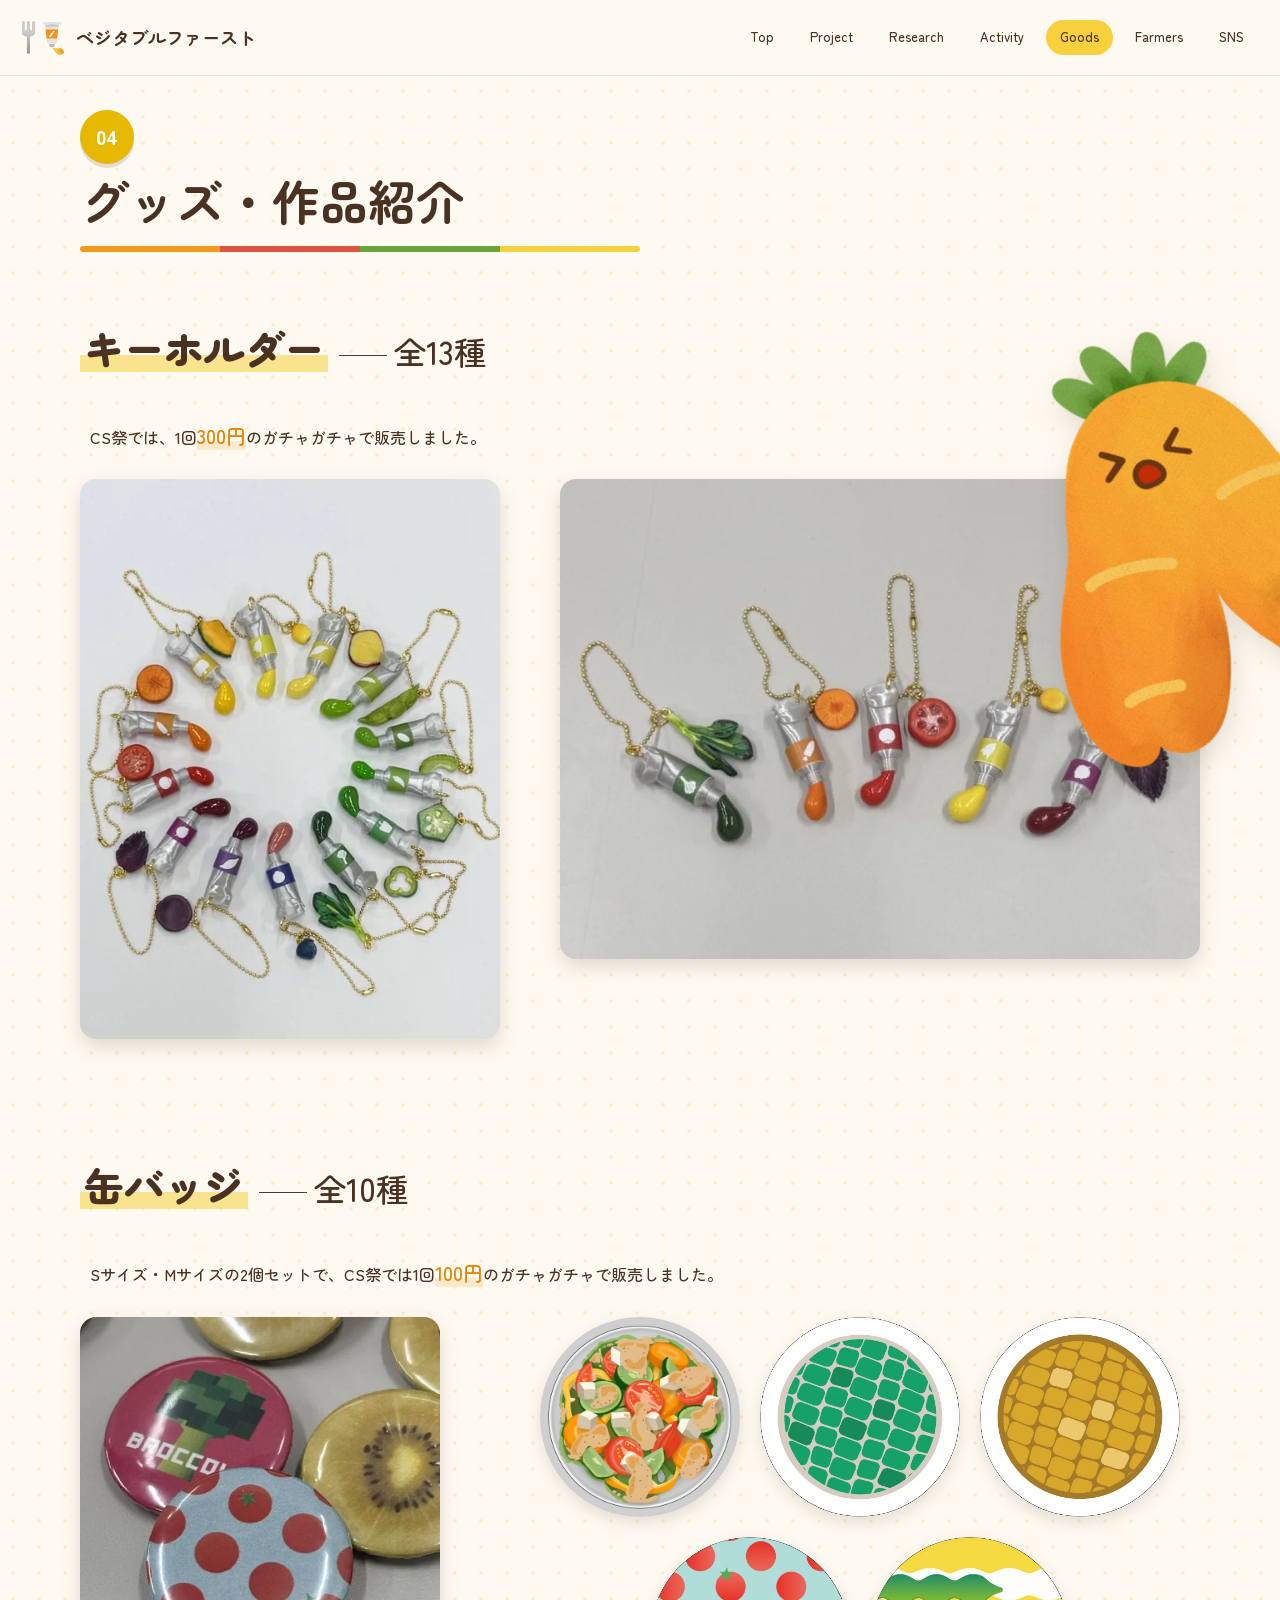
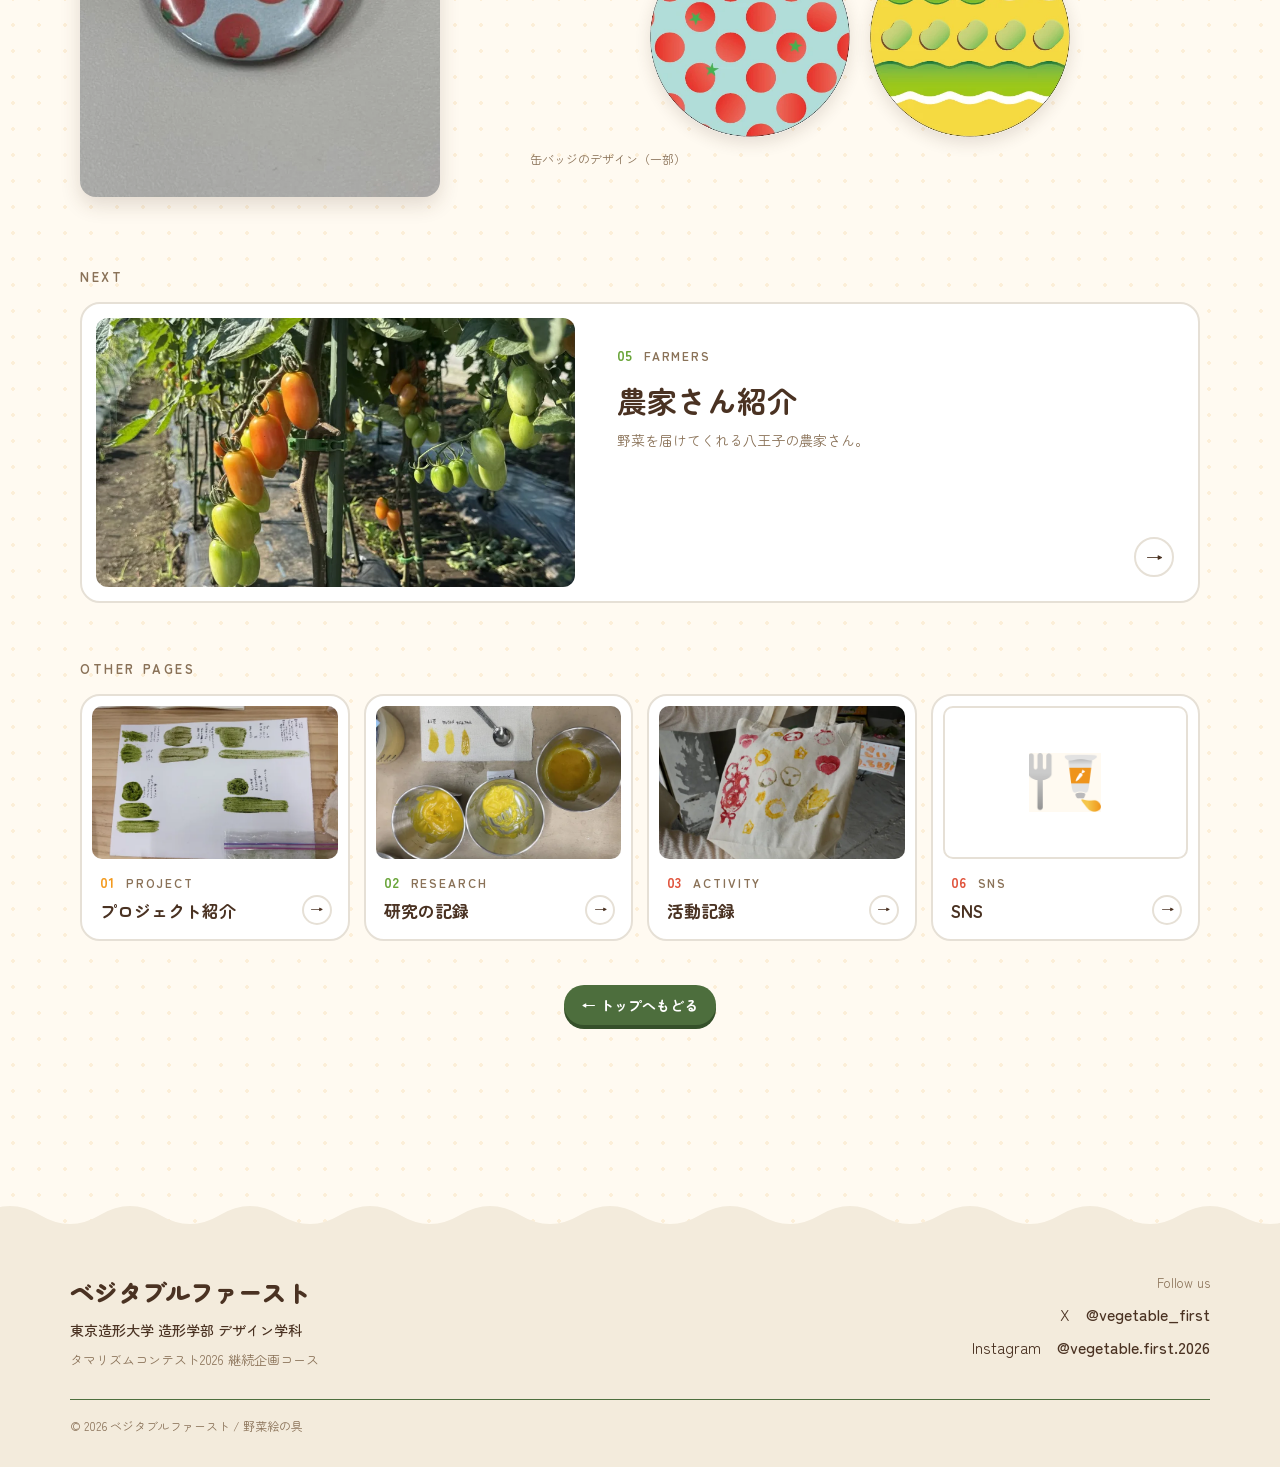
<file: yasai-enogu-site/goods.html>
<!DOCTYPE html>
<html lang="ja">
<head>
<meta charset="utf-8">
<meta name="viewport" content="width=device-width, initial-scale=1">
<title>グッズ・作品紹介｜野菜絵の具｜ベジタブルファースト</title>
<meta name="description" content="東京造形大学のチーム「ベジタブルファースト」による、規格外野菜から作る「野菜絵の具」のプロジェクトサイトです。">
<meta property="og:type" content="website">
<meta property="og:title" content="グッズ・作品紹介｜野菜絵の具｜ベジタブルファースト">
<meta property="og:description" content="東京造形大学のチーム「ベジタブルファースト」による、規格外野菜から作る「野菜絵の具」のプロジェクトサイトです。">
<meta property="og:image" content="images/ogp.png">
<meta name="twitter:card" content="summary_large_image">
<link rel="icon" href="images/favicon.png">
<link rel="apple-touch-icon" href="images/apple-touch-icon.png">
<link rel="preconnect" href="https://fonts.googleapis.com">
<link rel="preconnect" href="https://fonts.gstatic.com" crossorigin>
<link href="https://fonts.googleapis.com/css2?family=Zen+Maru+Gothic:wght@400;500;700;900&display=swap" rel="stylesheet">
<link rel="stylesheet" href="css/style.css">
<link rel="stylesheet" href="css/veg-peek.css">
</head>
<body>
<header class="site-header">
  <div class="site-header__inner">
    <a class="brand" href="index.html"><img src="images/icon.png" alt="" width="42" height="34">ベジタブルファースト</a>
    <button class="menu-button" type="button" aria-expanded="false" aria-controls="site-nav">メニュー</button>
    <nav class="nav" id="site-nav" aria-label="サイト内">
      <a href="index.html">Top</a>
      <a href="project.html">Project</a>
      <a href="research.html">Research</a>
      <a href="activity.html">Activity</a>
      <a href="goods.html" aria-current="page">Goods</a>
      <a href="farmers.html">Farmers</a>
      <a href="sns.html">SNS</a>
    </nav>
  </div>
</header>
<main>
<div id="goods" class="page">
<div class="page-head-wrap"><div class="container page-head">
  <p class="page-num">04</p>
  <h1 class="page-title">グッズ・作品紹介</h1>
  <hr class="rule">
  
</div>
</div>
<section class="section" data-peek-area>
<div class="container">
<h2><span class="mark">キーホルダー</span> <span class="sub">全13種</span></h2>
<div class="text"><p>CS祭では、1回<em class="hl">300円</em>のガチャガチャで販売しました。</p></div>
<div class="goods-pair"><figure class="photo tall"><img src="images/keyholder-all.webp" alt="野菜絵の具のキーホルダー全13種" loading="lazy"></figure><figure class="photo wide"><img src="images/keyholder-5.webp" alt="キーホルダー5種" loading="lazy"></figure></div>
</div>
  <div class="veg-peek" data-side="right" style="top: 0px" data-enter="images/veg/carrot-squint.webp" data-idle="images/veg/carrot-squint.webp" data-poke="images/veg/carrot-smile.webp" aria-hidden="true"><div class="veg-peek__body"><img src="images/veg/carrot-squint.webp" alt=""></div></div>
</section>
<section class="section" data-peek-area>
<div class="container">
<h2><span class="mark">缶バッジ</span> <span class="sub">全10種</span></h2>
<div class="text"><p>Sサイズ・Mサイズの2個セットで、CS祭では1回<em class="hl">100円</em>のガチャガチャで販売しました。</p></div>
<div class="badges"><figure class="photo tall"><img src="images/badge-photo.webp" alt="缶バッジの写真" loading="lazy"></figure>
  <div><div class="badge-list">
    <img src="images/badge-salad.webp" alt="サラダボウル柄の缶バッジのデザイン" loading="lazy">
    <img src="images/badge1.webp" alt="缶バッジのデザイン" loading="lazy">
    <img src="images/badge2.webp" alt="とうもろこし柄の缶バッジのデザイン" loading="lazy">
    <img src="images/badge3.webp" alt="トマト柄の缶バッジのデザイン" loading="lazy">
    <img src="images/badge4.webp" alt="缶バッジのデザイン" loading="lazy">
  </div><p class="caption">缶バッジのデザイン（一部）</p></div>
</div>
</div>
  <div class="veg-peek" data-side="left" style="top: 50%" data-enter="images/veg/tomato-worried.webp" data-idle="images/veg/tomato-worried.webp" data-poke="images/veg/tomato-wink.webp" aria-hidden="true"><div class="veg-peek__body"><img src="images/veg/tomato-worried.webp" alt=""></div></div>
</section>
</div>
<section class="section page-next">
<div class="container">
<p class="menu-kicker">NEXT</p>
<a class="tile tile--green tile--next" href="farmers.html"><span class="tile__pic"><img src="images/f-tomato.webp" alt="" loading="lazy"></span><span class="tile__head"><span class="tile__num">05</span><span class="tile__en">FARMERS</span></span><span class="tile__ja">農家さん紹介</span><span class="tile__lead">野菜を届けてくれる八王子の農家さん。</span><span class="tile__arrow" aria-hidden="true">→</span></a>
<p class="menu-kicker menu-kicker--sub">OTHER PAGES</p>
<div class="tiles tiles--mini"><a class="tile tile--orange tile--mini" href="project.html"><span class="tile__pic"><img src="images/project-swatch.webp" alt="" loading="lazy"></span><span class="tile__head"><span class="tile__num">01</span><span class="tile__en">PROJECT</span></span><span class="tile__ja">プロジェクト紹介</span><span class="tile__lead">捨てられる野菜を、色の入口に変える。</span><span class="tile__arrow" aria-hidden="true">→</span></a><a class="tile tile--green tile--mini" href="research.html"><span class="tile__pic"><img src="images/r2-b.webp" alt="" loading="lazy"></span><span class="tile__head"><span class="tile__num">02</span><span class="tile__en">RESEARCH</span></span><span class="tile__ja">研究の記録</span><span class="tile__lead">野菜をパウダーにして、絵の具になるまで。</span><span class="tile__arrow" aria-hidden="true">→</span></a><a class="tile tile--red tile--mini" href="activity.html"><span class="tile__pic"><img src="images/a1-s2.webp" alt="" loading="lazy"></span><span class="tile__head"><span class="tile__num">03</span><span class="tile__en">ACTIVITY</span></span><span class="tile__ja">活動記録</span><span class="tile__lead">ワークショップで、色が変わる不思議を体験。</span><span class="tile__arrow" aria-hidden="true">→</span></a><a class="tile tile--red tile--mini" href="sns.html"><span class="tile__pic tile__pic--sns"><img src="images/icon.png" alt=""></span><span class="tile__head"><span class="tile__num">06</span><span class="tile__en">SNS</span></span><span class="tile__ja">SNS</span><span class="tile__lead">最新の活動はXとInstagramで。</span><span class="tile__arrow" aria-hidden="true">→</span></a></div>
<p class="back-top"><a class="button" href="index.html">← トップへもどる</a></p>
</div>
</section>
</main>
<footer class="site-footer">
  <div class="site-footer__inner">
    <div class="site-footer__top">
      <div>
        <p class="team">ベジタブルファースト</p>
        <p class="uni">東京造形大学 造形学部 デザイン学科</p>
        <p class="small">タマリズムコンテスト2026 継続企画コース</p>
      </div>
      <div class="sns-links">
        <p class="small">Follow us</p>
        <p>X　<a href="https://x.com/vegetable_first" target="_blank" rel="noopener">@vegetable_first</a></p>
        <p>Instagram　<a href="https://www.instagram.com/vegetable.first.2026/" target="_blank" rel="noopener">@vegetable.first.2026</a></p>
      </div>
    </div>
    <hr>
    <p class="copy">© 2026 ベジタブルファースト / 野菜絵の具</p>
  </div>
</footer>
<script src="js/veg-peek.js"></script>
<script src="js/main.js"></script>
</body>
</html>
</file>
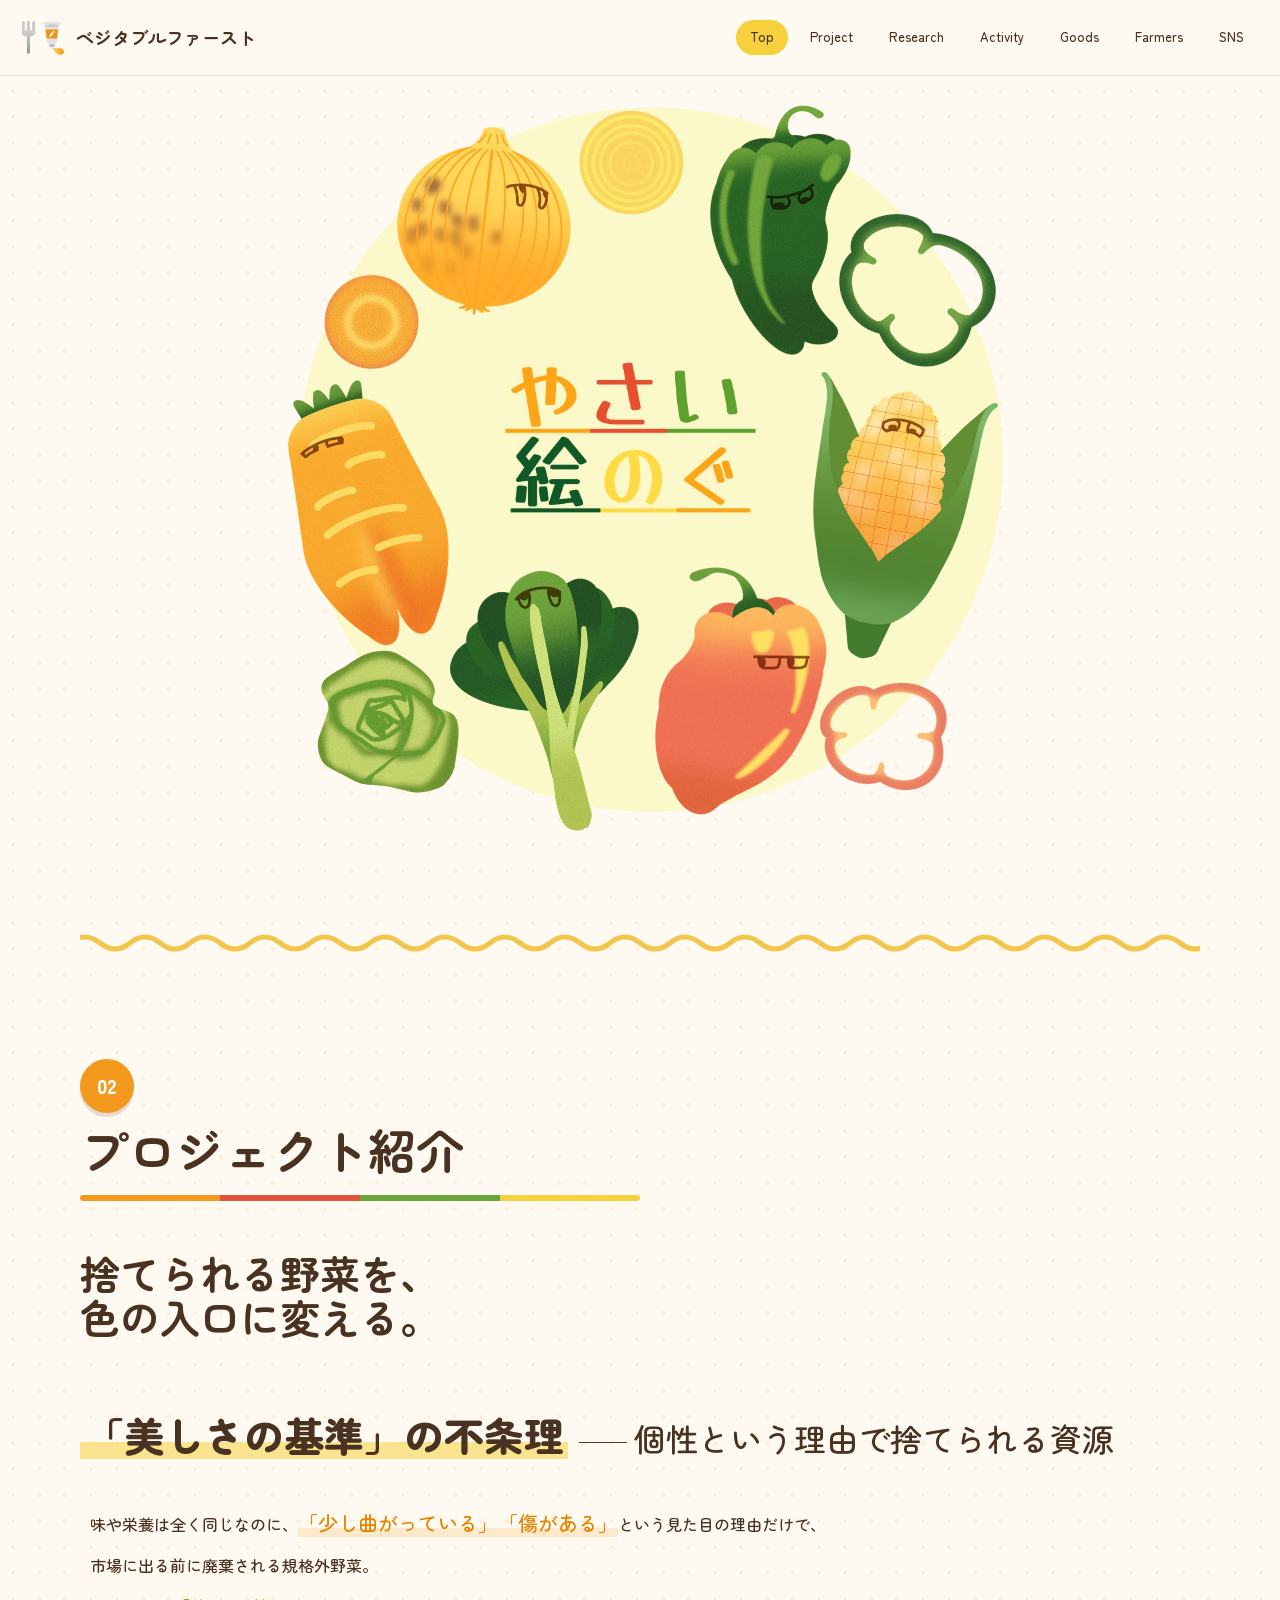
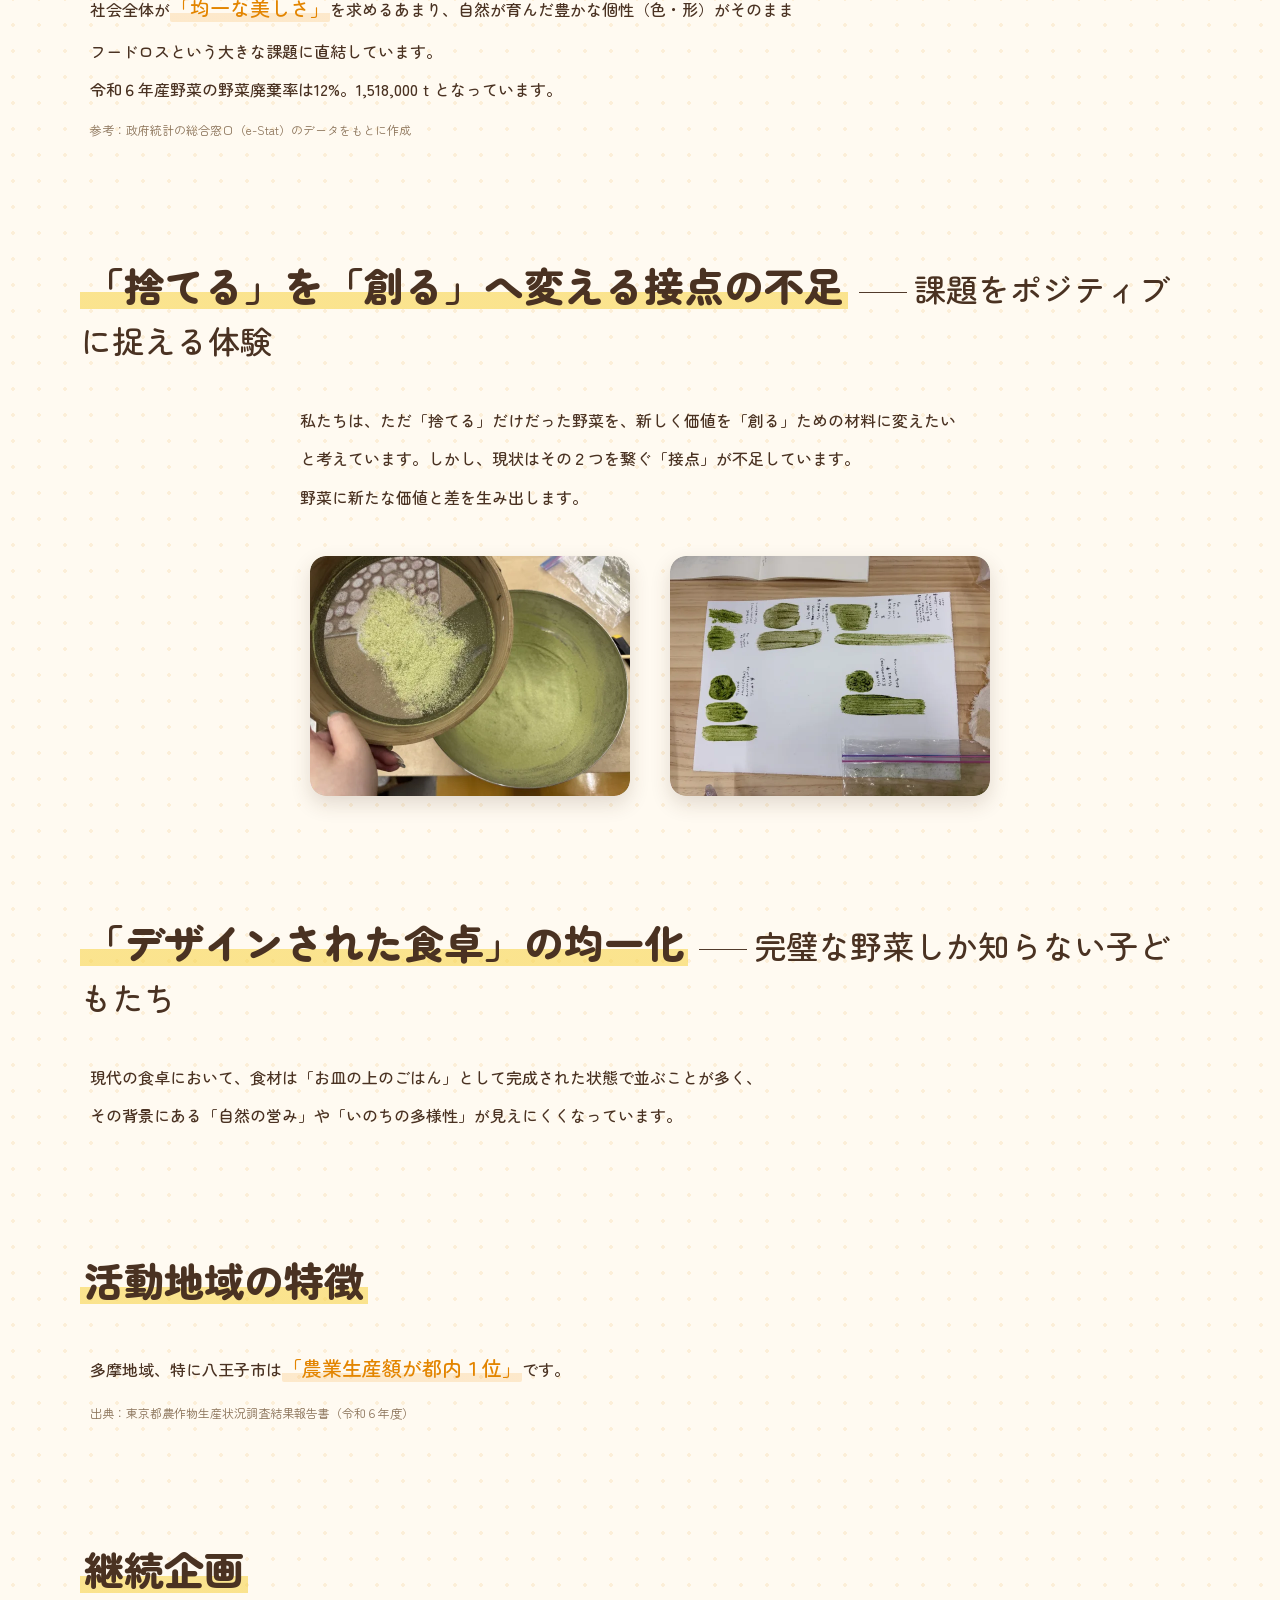
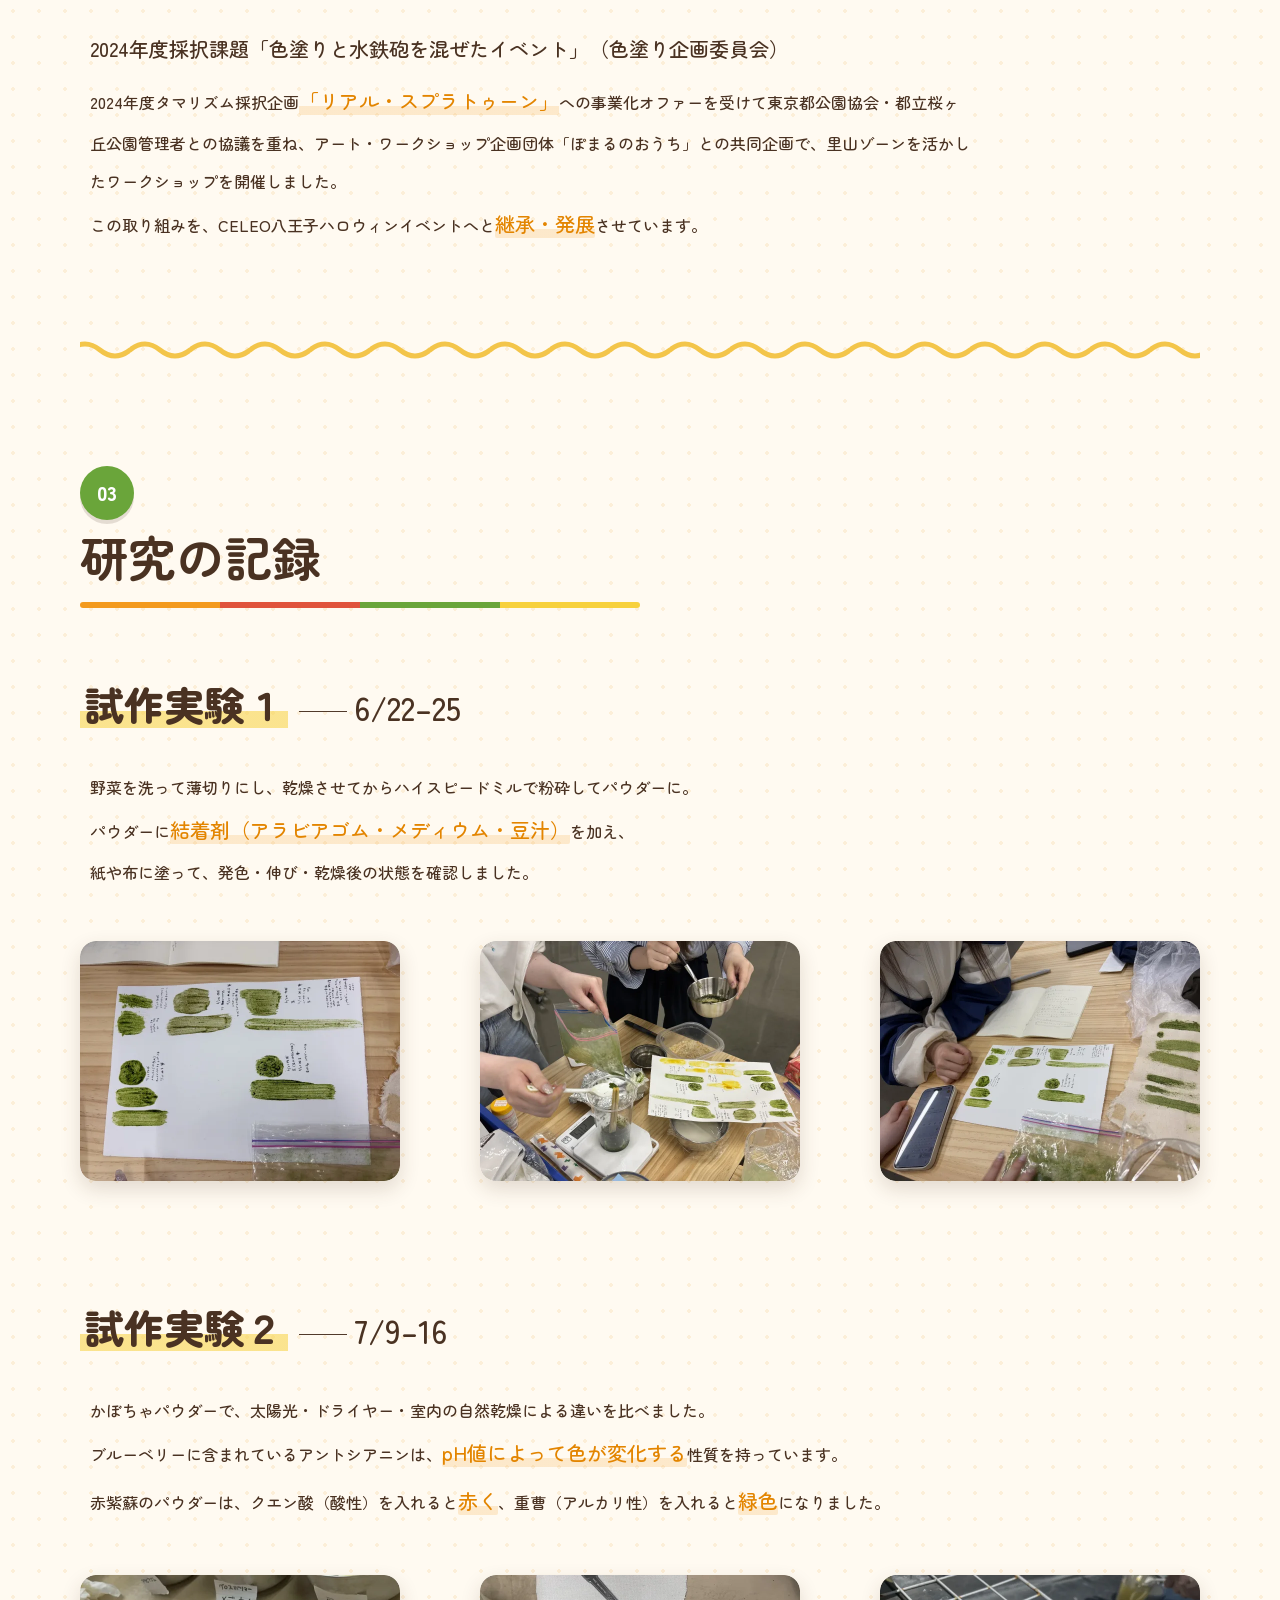
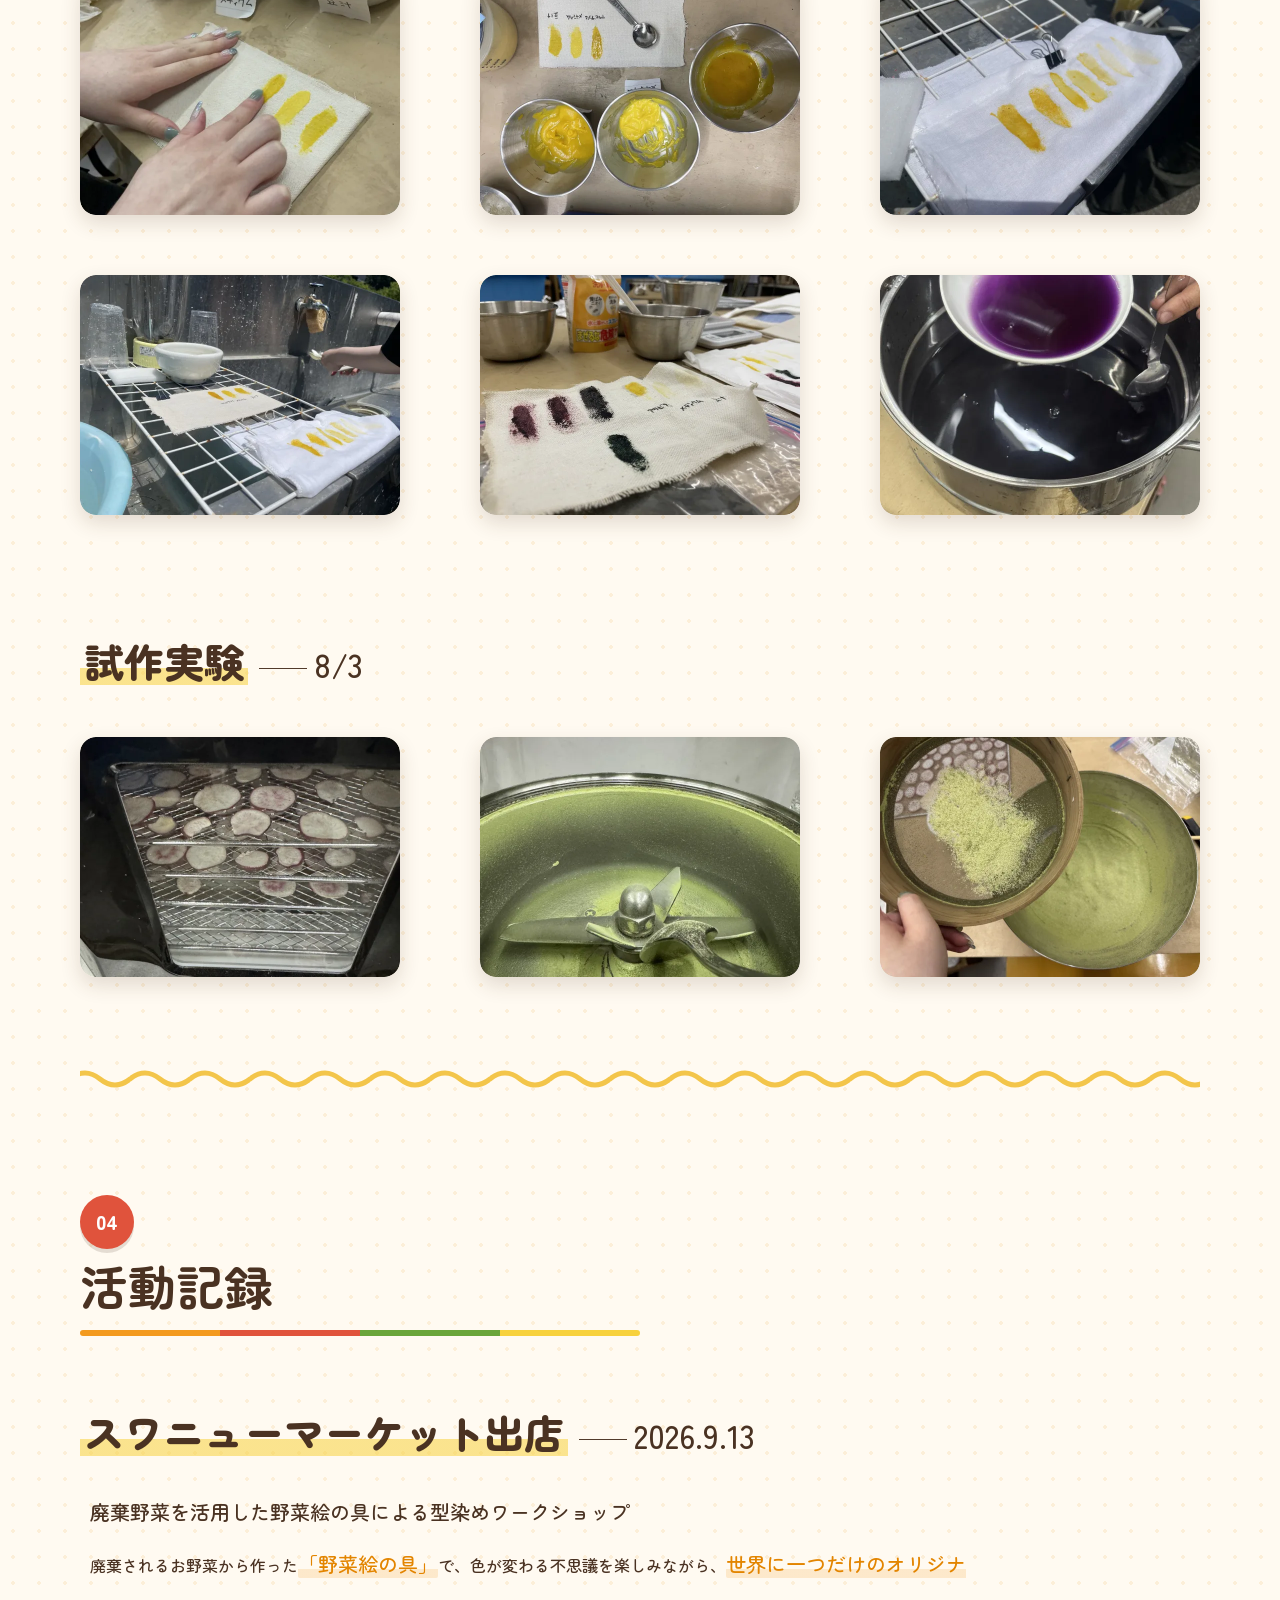
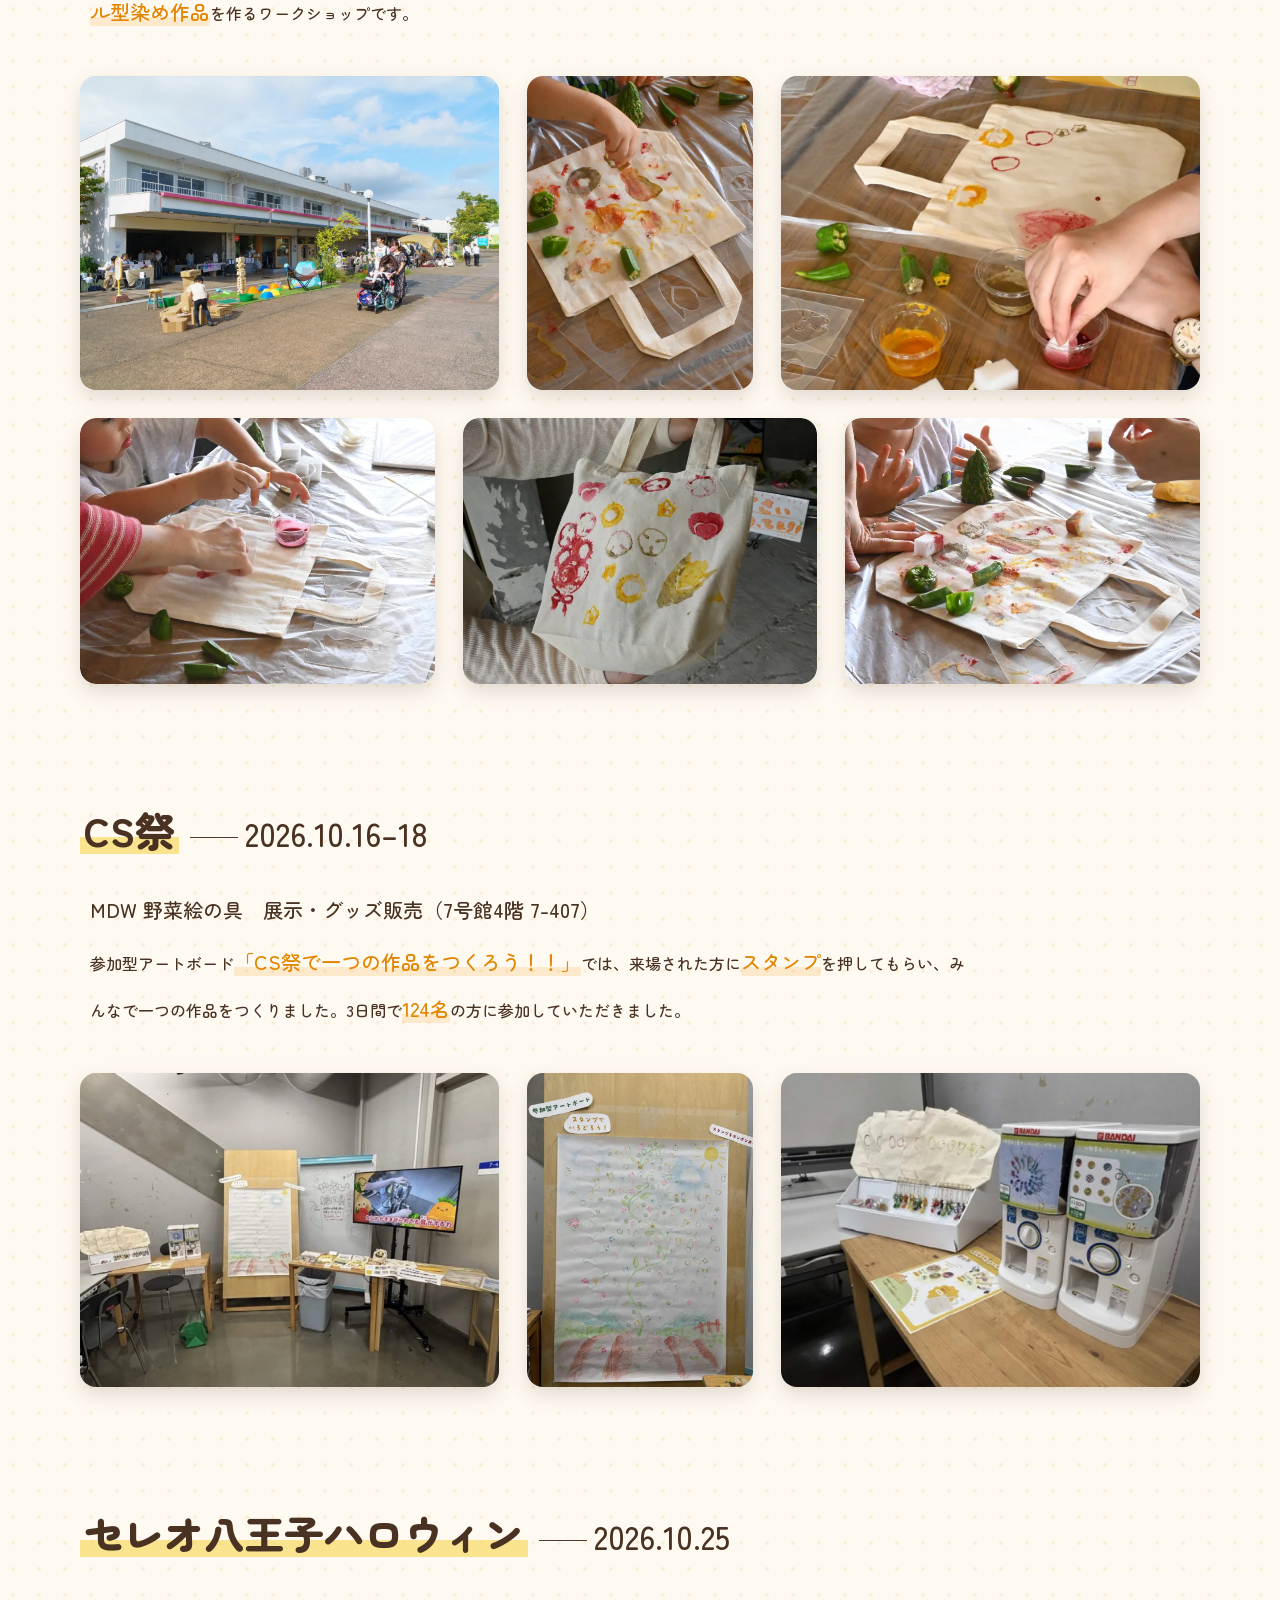
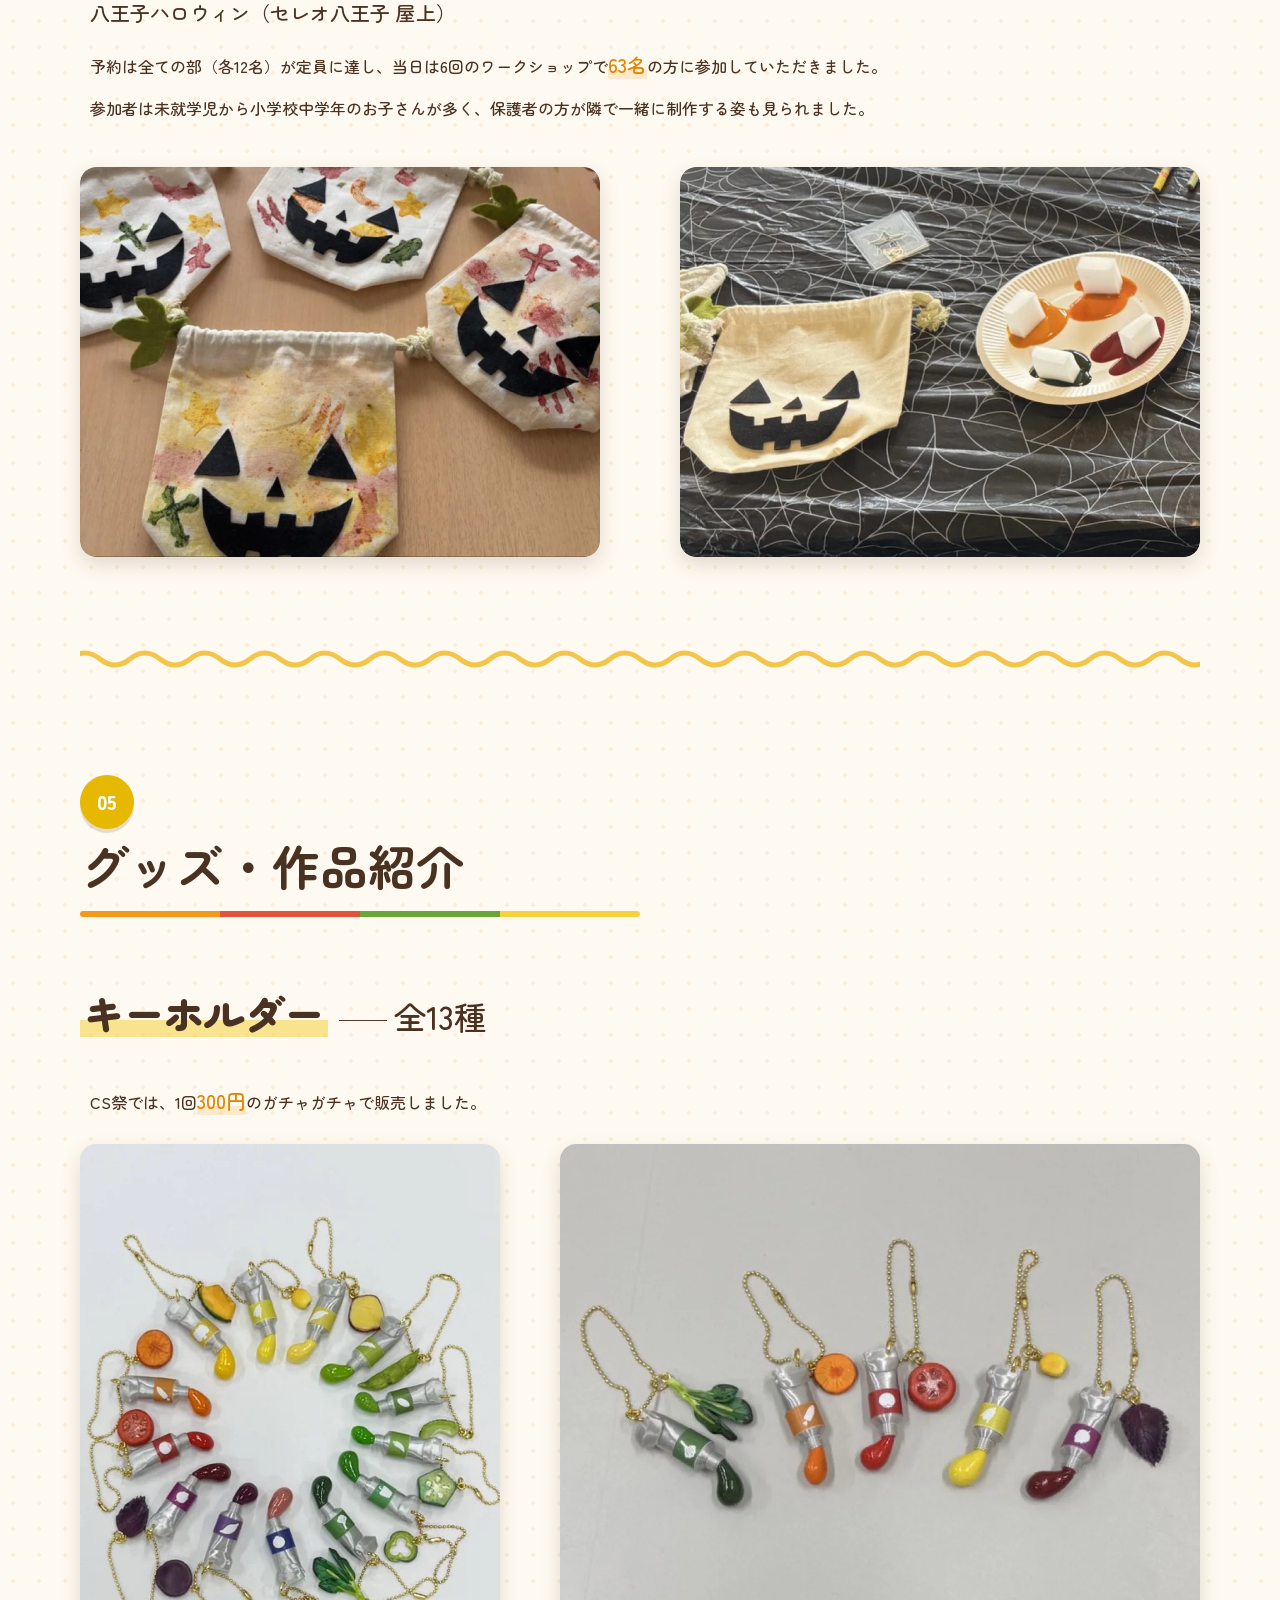
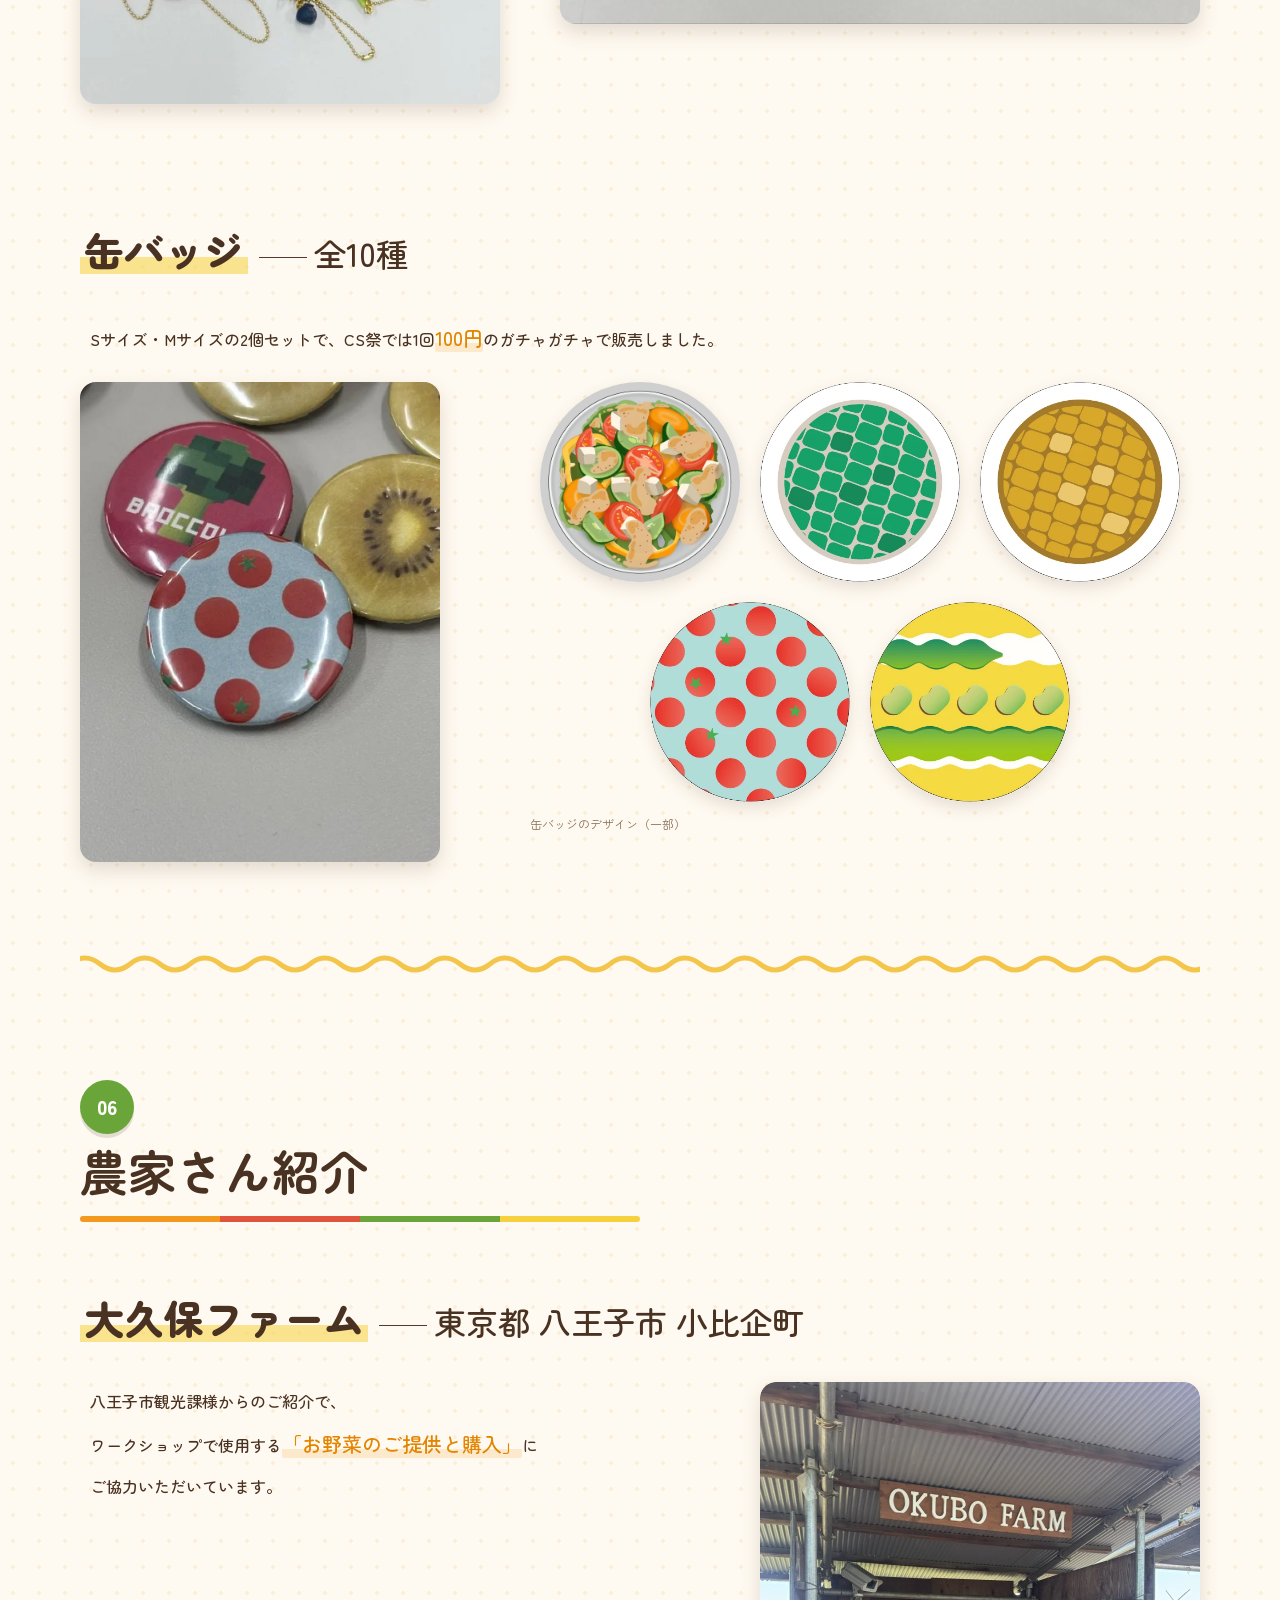
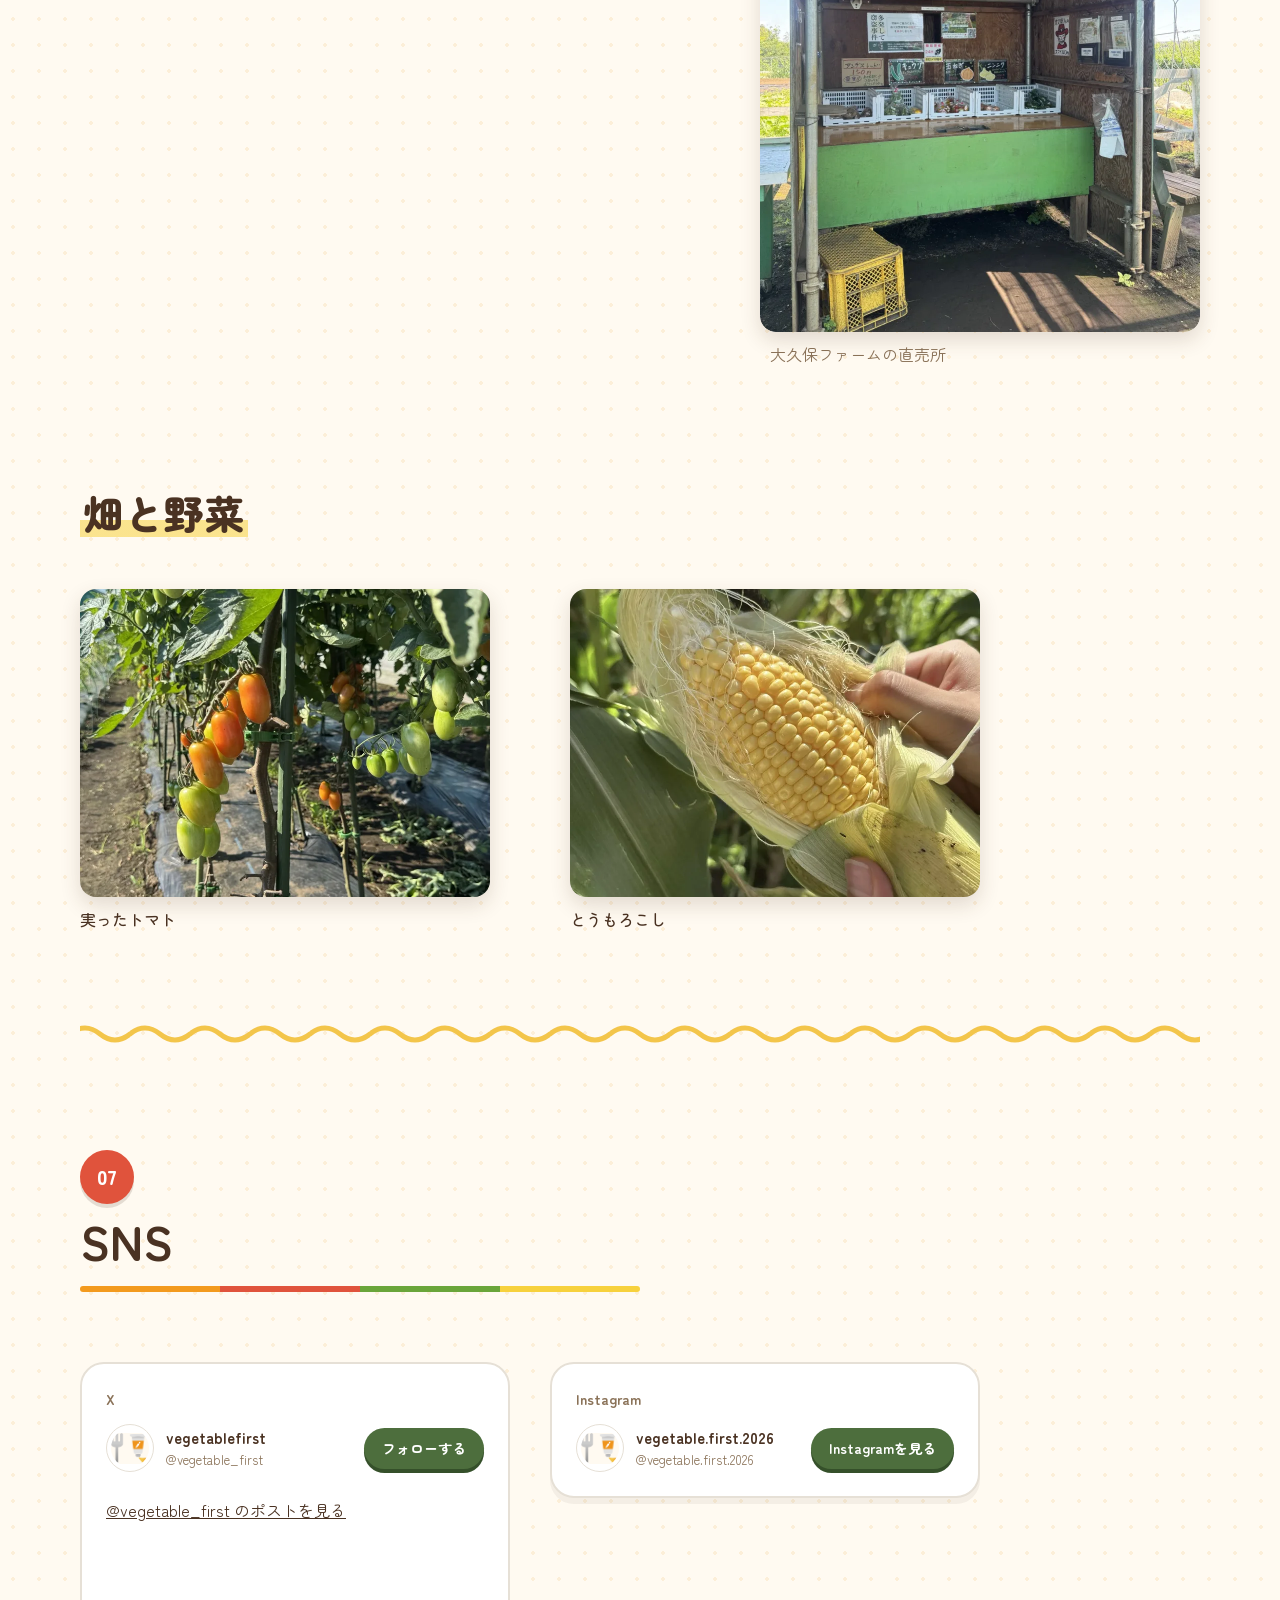
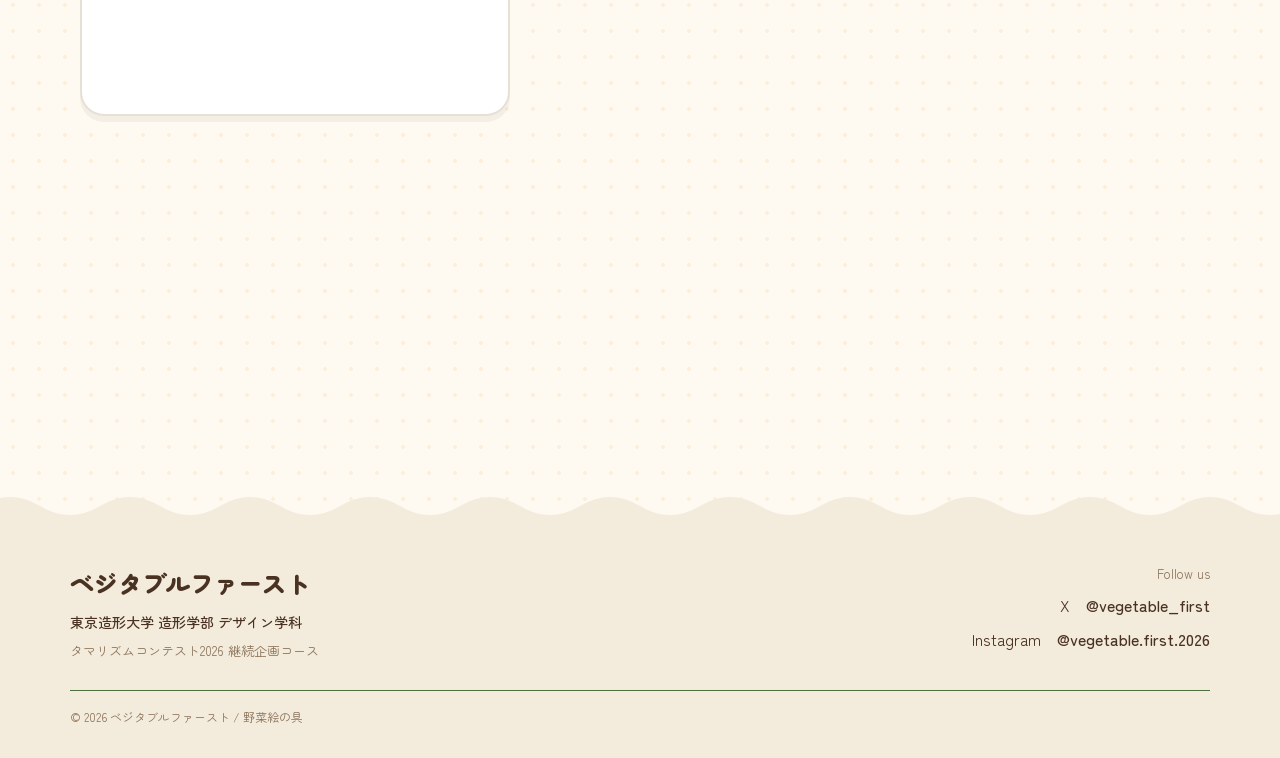
<file: yasai-enogu-site/onepage.html>
<!DOCTYPE html>
<html lang="ja">
<head>
<meta charset="utf-8">
<meta name="viewport" content="width=device-width, initial-scale=1">
<title>野菜絵の具｜ベジタブルファースト</title>
<meta name="description" content="東京造形大学のチーム「ベジタブルファースト」による、規格外野菜から作る「野菜絵の具」のプロジェクトサイトです。">
<meta property="og:type" content="website">
<meta property="og:title" content="野菜絵の具｜ベジタブルファースト">
<meta property="og:description" content="東京造形大学のチーム「ベジタブルファースト」による、規格外野菜から作る「野菜絵の具」のプロジェクトサイトです。">
<meta property="og:image" content="images/ogp.png">
<meta name="twitter:card" content="summary_large_image">
<link rel="icon" href="images/favicon.png">
<link rel="apple-touch-icon" href="images/apple-touch-icon.png">
<link rel="preconnect" href="https://fonts.googleapis.com">
<link rel="preconnect" href="https://fonts.gstatic.com" crossorigin>
<link href="https://fonts.googleapis.com/css2?family=Zen+Maru+Gothic:wght@400;500;700;900&display=swap" rel="stylesheet">
<link rel="stylesheet" href="css/style.css">
<link rel="stylesheet" href="css/veg-peek.css">
</head>
<body>
<header class="site-header">
  <div class="site-header__inner">
    <a class="brand" href="index.html"><img src="images/icon.png" alt="" width="42" height="34">ベジタブルファースト</a>
    <button class="menu-button" type="button" aria-expanded="false" aria-controls="site-nav">メニュー</button>
    <nav class="nav" id="site-nav" aria-label="サイト内">
      <a href="#top">Top</a>
      <a href="#project">Project</a>
      <a href="#research">Research</a>
      <a href="#activity">Activity</a>
      <a href="#goods">Goods</a>
      <a href="#farmers">Farmers</a>
      <a href="#sns">SNS</a>
    </nav>
  </div>
</header>
<main>
<div id="top" class="chapter" data-chapter><div class="hero"><div class="hero__halo" aria-hidden="true"></div><div class="hero__stage" role="img" aria-label="やさい絵のぐ"><img class="hero__base" src="images/hero/base.webp" alt="" draggable="false"><img class="hero__veg" src="images/hero/danmenninzin.webp" alt="" data-depth="0.6" style="left:5.616%;top:22.149%;width:17.36%;--i:0" draggable="false"><img class="hero__veg" src="images/hero/kaoninzin.webp" alt="" data-depth="1.0" style="left:0.0%;top:35.519%;width:27.908%;--i:1" draggable="false"><img class="hero__veg" src="images/hero/danmenkomatuna.webp" alt="" data-depth="0.6" style="left:3.649%;top:72.263%;width:26.881%;--i:2" draggable="false"><img class="hero__veg" src="images/hero/kaokomatuna.webp" alt="" data-depth="1.0" style="left:21.75%;top:62.229%;width:32.925%;--i:3" draggable="false"><img class="hero__veg" src="images/hero/kaopapurika.webp" alt="" data-depth="1.0" style="left:50.0%;top:61.288%;width:26.995%;--i:4" draggable="false"><img class="hero__veg" src="images/hero/danmenpapurika.webp" alt="" data-depth="0.6" style="left:71.636%;top:76.967%;width:22.691%;--i:5" draggable="false"><img class="hero__veg" src="images/hero/kaotoumorokosi.webp" alt="" data-depth="1.0" style="left:68.9%;top:33.751%;width:30.416%;--i:6" draggable="false"><img class="hero__veg" src="images/hero/danmenpi-man.webp" alt="" data-depth="0.6" style="left:74.002%;top:13.769%;width:25.998%;--i:7" draggable="false"><img class="hero__veg" src="images/hero/kaopi-man.webp" alt="" data-depth="1.0" style="left:56.756%;top:0.0%;width:24.629%;--i:8" draggable="false"><img class="hero__veg" src="images/hero/danmentamanegi.webp" alt="" data-depth="0.6" style="left:39.054%;top:0.713%;width:19.413%;--i:9" draggable="false"><img class="hero__veg" src="images/hero/kaotamanegi.webp" alt="" data-depth="1.0" style="left:13.227%;top:1.454%;width:30.644%;--i:10" draggable="false"></div></div>
</div>
<div id="project" class="chapter" data-chapter>
<div class="page-head-wrap" data-peek-area><div class="container page-head">
  <p class="page-num">02</p>
  <h1 class="page-title">プロジェクト紹介</h1>
  <hr class="rule">
  <p class="lead">捨てられる野菜を、<br>色の入口に変える。</p>
</div>
  <div class="veg-peek" data-side="right" style="top: 0px" data-enter="images/veg/onion-smirk.webp" data-idle="images/veg/onion-smirk.webp" data-poke="images/veg/onion-tongue.webp" aria-hidden="true"><div class="veg-peek__body"><img src="images/veg/onion-smirk.webp" alt=""></div></div>
</div>
<section class="section" data-peek-area>
<div class="container">
<h2 class="bracket"><span class="mark">「美しさの基準」の不条理</span> <span class="sub">個性という理由で捨てられる資源</span></h2>
<div class="text"><p>味や栄養は全く同じなのに、<em class="hl">「少し曲がっている」「傷がある」</em>という見た目の理由だけで、<br>市場に出る前に廃棄される規格外野菜。<br>社会全体が<em class="hl">「均一な美しさ」</em>を求めるあまり、自然が育んだ豊かな個性（色・形）がそのまま<br>フードロスという大きな課題に直結しています。<br>令和６年産野菜の野菜廃棄率は12%。1,518,000ｔとなっています。</p></div>
<p class="source">参考：政府統計の総合窓口（e-Stat）のデータをもとに作成</p>
</div>
</section>
<section class="section" data-peek-area>
<div class="container">
<h2 class="bracket"><span class="mark">「捨てる」を「創る」へ変える接点の不足</span> <span class="sub">課題をポジティブに捉える体験</span></h2>
<div class="text indent"><p>私たちは、ただ「捨てる」だけだった野菜を、新しく価値を「創る」ための材料に変えたい<br>と考えています。しかし、現状はその２つを繋ぐ「接点」が不足しています。<br>野菜に新たな価値と差を生み出します。</p></div>
<div class="project-photos"><figure class="photo"><img src="images/project-powder.webp" alt="乾燥させた野菜をふるいにかけてパウダーにしているところ" loading="lazy"></figure><figure class="photo"><img src="images/project-swatch.webp" alt="野菜絵の具の色見本" loading="lazy"></figure></div>
</div>
  <div class="veg-peek" data-side="right" style="top: 30%" data-enter="images/veg/carrot-happy.webp" data-idle="images/veg/carrot-happy.webp" data-poke="images/veg/carrot-wink.webp" aria-hidden="true"><div class="veg-peek__body"><img src="images/veg/carrot-happy.webp" alt=""></div></div>
</section>
<section class="section" data-peek-area>
<div class="container">
<h2 class="bracket"><span class="mark">「デザインされた食卓」の均一化</span> <span class="sub">完璧な野菜しか知らない子どもたち</span></h2>
<div class="text"><p>現代の食卓において、食材は「お皿の上のごはん」として完成された状態で並ぶことが多く、<br>その背景にある「自然の営み」や「いのちの多様性」が見えにくくなっています。</p></div>
</div>
</section>
<section class="section" data-peek-area>
<div class="container">
<h2><span class="mark">活動地域の特徴</span></h2>
<div class="text"><p>多摩地域、特に八王子市は<em class="hl">「農業生産額が都内１位」</em>です。</p></div>
<p class="source">出典：東京都農作物生産状況調査結果報告書（令和６年度）</p>
</div>
  <div class="veg-peek" data-side="right" style="top: 0px" data-enter="images/veg/tomato-wink.webp" data-idle="images/veg/tomato-wink.webp" data-poke="images/veg/tomato-squint.webp" aria-hidden="true"><div class="veg-peek__body"><img src="images/veg/tomato-wink.webp" alt=""></div></div>
</section>
<section class="section" data-peek-area>
<div class="container">
<h2><span class="mark">継続企画</span></h2>
<p class="label">2024年度採択課題「色塗りと水鉄砲を混ぜたイベント」（色塗り企画委員会）</p>
<div class="text"><p>2024年度タマリズム採択企画<em class="hl">「リアル・スプラトゥーン」</em>への事業化オファーを受けて東京都公園協会・都立桜ヶ丘公園管理者との協議を重ね、アート・ワークショップ企画団体「ぽまるのおうち」との共同企画で、里山ゾーンを活かしたワークショップを開催しました。<br>この取り組みを、CELEO八王子ハロウィンイベントへと<em class="hl">継承・発展</em>させています。</p></div>
</div>
  <div class="veg-peek" data-side="right" style="top: 20%" data-enter="images/veg/carrot-smile.webp" data-idle="images/veg/carrot-smile.webp" data-poke="images/veg/carrot-surprised.webp" aria-hidden="true"><div class="veg-peek__body"><img src="images/veg/carrot-smile.webp" alt=""></div></div>
</section>
</div>
<div id="research" class="chapter" data-chapter>
<div class="page-head-wrap"><div class="container page-head">
  <p class="page-num">03</p>
  <h1 class="page-title">研究の記録</h1>
  <hr class="rule">
  
</div>
</div>
<section class="section" data-peek-area>
<div class="container">
<h2><span class="mark">試作実験１</span> <span class="sub">6/22–25</span></h2>
<div class="text"><p>野菜を洗って薄切りにし、乾燥させてからハイスピードミルで粉砕してパウダーに。<br>パウダーに<em class="hl">結着剤（アラビアゴム・メディウム・豆汁）</em>を加え、<br>紙や布に塗って、発色・伸び・乾燥後の状態を確認しました。</p></div>
<div class="grid-3"><figure class="photo"><img src="images/r1-swatch.webp" alt="野菜絵の具の色見本" loading="lazy"></figure><figure class="photo"><img src="images/r1-b.webp" alt="試作の様子" loading="lazy"></figure><figure class="photo"><img src="images/r1-c.webp" alt="紙に塗った試作" loading="lazy"></figure></div>
</div>
  <div class="veg-peek" data-side="right" style="top: 0px" data-enter="images/veg/onion-calm.webp" data-idle="images/veg/onion-calm.webp" data-poke="images/veg/onion-grumpy.webp" aria-hidden="true"><div class="veg-peek__body"><img src="images/veg/onion-calm.webp" alt=""></div></div>
  <div class="veg-peek" data-side="left" style="top: 55%" data-enter="images/veg/tomato-cut.webp" aria-hidden="true"><div class="veg-peek__body"><img src="images/veg/tomato-cut.webp" alt=""></div></div>
</section>
<section class="section" data-peek-area>
<div class="container">
<h2><span class="mark">試作実験２</span> <span class="sub">7/9–16</span></h2>
<div class="text"><p>かぼちゃパウダーで、太陽光・ドライヤー・室内の自然乾燥による違いを比べました。<br>ブルーベリーに含まれているアントシアニンは、<em class="hl">pH値によって色が変化する</em>性質を持っています。<br>赤紫蘇のパウダーは、クエン酸（酸性）を入れると<em class="hl">赤く</em>、重曹（アルカリ性）を入れると<em class="hl">緑色</em>になりました。</p></div>
<div class="grid-3"><figure class="photo"><img src="images/r2-a.webp" alt="指で絵の具を塗る試作" loading="lazy"></figure><figure class="photo"><img src="images/r2-b.webp" alt="かぼちゃの絵の具" loading="lazy"></figure><figure class="photo"><img src="images/r2-c.webp" alt="布に塗って乾かしているところ" loading="lazy"></figure><figure class="photo"><img src="images/r2-d.webp" alt="布に塗った絵の具の水洗いの実験" loading="lazy"></figure><figure class="photo"><img src="images/r2-e.webp" alt="布に塗った色の比較" loading="lazy"></figure><figure class="photo"><img src="images/r2-f.webp" alt="紫の色素の抽出" loading="lazy"></figure></div>
</div>
  <div class="veg-peek" data-side="right" style="top: 10%" data-enter="images/veg/onion-cut.webp" aria-hidden="true"><div class="veg-peek__body"><img src="images/veg/onion-cut.webp" alt=""></div></div>
  <div class="veg-peek" data-side="left" style="top: 60%" data-enter="images/veg/carrot-cut.webp" aria-hidden="true"><div class="veg-peek__body"><img src="images/veg/carrot-cut.webp" alt=""></div></div>
</section>
<section class="section" data-peek-area>
<div class="container">
<h2><span class="mark">試作実験</span> <span class="sub">8/3</span></h2>
<div class="grid-3"><figure class="photo"><img src="images/r3-a.webp" alt="フードドライヤーで野菜を乾燥しているところ" loading="lazy"></figure><figure class="photo"><img src="images/r3-b.webp" alt="ミルで粉砕したパウダー" loading="lazy"></figure><figure class="photo"><img src="images/r3-c.webp" alt="乾燥野菜をふるいにかけているところ" loading="lazy"></figure></div>
</div>
  <div class="veg-peek" data-side="right" style="top: 0px" data-enter="images/veg/tomato-sparkle.webp" data-idle="images/veg/tomato-sparkle.webp" data-poke="images/veg/tomato-worried.webp" aria-hidden="true"><div class="veg-peek__body"><img src="images/veg/tomato-sparkle.webp" alt=""></div></div>
  <div class="veg-peek" data-side="left" style="top: 70%" data-enter="images/veg/carrot-wink.webp" data-idle="images/veg/carrot-wink.webp" data-poke="images/veg/carrot-squint.webp" aria-hidden="true"><div class="veg-peek__body"><img src="images/veg/carrot-wink.webp" alt=""></div></div>
</section>
</div>
<div id="activity" class="chapter" data-chapter>
<div class="page-head-wrap"><div class="container page-head">
  <p class="page-num">04</p>
  <h1 class="page-title">活動記録</h1>
  <hr class="rule">
  
</div>
</div>
<section class="section" data-peek-area>
<div class="container">
<h2><span class="mark">スワニューマーケット出店</span> <span class="sub">2026.9.13</span></h2>
<p class="label">廃棄野菜を活用した野菜絵の具による型染めワークショップ</p>
<div class="text"><p>廃棄されるお野菜から作った<em class="hl">「野菜絵の具」</em>で、色が変わる不思議を楽しみながら、<em class="hl">世界に一つだけのオリジナル型染め作品</em>を作るワークショップです。</p></div>
<div class="row"><figure class="photo" style="flex:1.333;aspect-ratio:1.333"><img src="images/a1-venue.webp" alt="スワニューマーケットの会場" loading="lazy"></figure><figure class="photo" style="flex:0.72;aspect-ratio:0.72"><img src="images/a1-portrait.webp" alt="ワークショップの様子" loading="lazy"></figure><figure class="photo" style="flex:1.333;aspect-ratio:1.333"><img src="images/a1-stamp.webp" alt="野菜スタンプで袋を飾る参加者" loading="lazy"></figure></div>
<div class="row"><figure class="photo" style="flex:1.333;aspect-ratio:1.333"><img src="images/a1-s1.webp" alt="筆で描く参加者" loading="lazy"></figure><figure class="photo" style="flex:1.333;aspect-ratio:1.333"><img src="images/a1-s2.webp" alt="完成したトートバッグ" loading="lazy"></figure><figure class="photo" style="flex:1.333;aspect-ratio:1.333"><img src="images/a1-s3.webp" alt="参加者の作品" loading="lazy"></figure></div>
</div>
  <div class="veg-peek" data-side="right" style="top: 0px" data-enter="images/veg/onion-tongue.webp" data-idle="images/veg/onion-tongue.webp" data-poke="images/veg/onion-5.webp" aria-hidden="true"><div class="veg-peek__body"><img src="images/veg/onion-tongue.webp" alt=""></div></div>
  <div class="veg-peek" data-side="left" style="top: 45%" data-enter="images/veg/tomato-cut.webp" aria-hidden="true"><div class="veg-peek__body"><img src="images/veg/tomato-cut.webp" alt=""></div></div>
</section>
<section class="section" data-peek-area>
<div class="container">
<h2><span class="mark">CS祭</span> <span class="sub">2026.10.16–18</span></h2>
<p class="label">MDW 野菜絵の具　展示・グッズ販売（7号館4階 7-407）</p>
<div class="text"><p>参加型アートボード<em class="hl">「CS祭で一つの作品をつくろう！！」</em>では、来場された方に<em class="hl">スタンプ</em>を押してもらい、みんなで一つの作品をつくりました。3日間で<em class="hl">124名</em>の方に参加していただきました。</p></div>
<div class="row"><figure class="photo" style="flex:1.333;aspect-ratio:1.333"><img src="images/c1-booth.webp" alt="CS祭のブース全体" loading="lazy"></figure><figure class="photo" style="flex:0.72;aspect-ratio:0.72"><img src="images/c1-board.webp" alt="スタンプでいっぱいになった参加型アートボード" loading="lazy"></figure><figure class="photo" style="flex:1.333;aspect-ratio:1.333"><img src="images/c1-gacha.webp" alt="ガチャガチャとグッズの展示" loading="lazy"></figure></div>
</div>
  <div class="veg-peek" data-side="right" style="top: 10%" data-enter="images/veg/onion-grumpy.webp" data-idle="images/veg/onion-grumpy.webp" data-poke="images/veg/onion-smirk.webp" aria-hidden="true"><div class="veg-peek__body"><img src="images/veg/onion-grumpy.webp" alt=""></div></div>
  <div class="veg-peek" data-side="left" style="top: 65%" data-enter="images/veg/carrot-surprised.webp" data-idle="images/veg/carrot-surprised.webp" data-poke="images/veg/carrot-happy.webp" aria-hidden="true"><div class="veg-peek__body"><img src="images/veg/carrot-surprised.webp" alt=""></div></div>
</section>
<section class="section" data-peek-area>
<div class="container">
<h2><span class="mark">セレオ八王子ハロウィン</span> <span class="sub">2026.10.25</span></h2>
<p class="label">八王子ハロウィン（セレオ八王子 屋上）</p>
<div class="text"><p>予約は全ての部（各12名）が定員に達し、当日は6回のワークショップで<em class="hl">63名</em>の方に参加していただきました。<br>参加者は未就学児から小学校中学年のお子さんが多く、保護者の方が隣で一緒に制作する姿も見られました。</p></div>
<div class="pair"><figure class="photo"><img src="images/h1-bag.webp" alt="野菜絵の具で飾ったハロウィンの巾着" loading="lazy"></figure><figure class="photo"><img src="images/h1-prep.webp" alt="ワークショップの準備" loading="lazy"></figure></div>
</div>
  <div class="veg-peek" data-side="right" style="top: 40%" data-enter="images/veg/tomato-squint.webp" data-idle="images/veg/tomato-squint.webp" data-poke="images/veg/tomato-blush.webp" aria-hidden="true"><div class="veg-peek__body"><img src="images/veg/tomato-squint.webp" alt=""></div></div>
</section>
</div>
<div id="goods" class="chapter" data-chapter>
<div class="page-head-wrap"><div class="container page-head">
  <p class="page-num">05</p>
  <h1 class="page-title">グッズ・作品紹介</h1>
  <hr class="rule">
  
</div>
</div>
<section class="section" data-peek-area>
<div class="container">
<h2><span class="mark">キーホルダー</span> <span class="sub">全13種</span></h2>
<div class="text"><p>CS祭では、1回<em class="hl">300円</em>のガチャガチャで販売しました。</p></div>
<div class="goods-pair"><figure class="photo tall"><img src="images/keyholder-all.webp" alt="野菜絵の具のキーホルダー全13種" loading="lazy"></figure><figure class="photo wide"><img src="images/keyholder-5.webp" alt="キーホルダー5種" loading="lazy"></figure></div>
</div>
  <div class="veg-peek" data-side="right" style="top: 0px" data-enter="images/veg/carrot-squint.webp" data-idle="images/veg/carrot-squint.webp" data-poke="images/veg/carrot-smile.webp" aria-hidden="true"><div class="veg-peek__body"><img src="images/veg/carrot-squint.webp" alt=""></div></div>
</section>
<section class="section" data-peek-area>
<div class="container">
<h2><span class="mark">缶バッジ</span> <span class="sub">全10種</span></h2>
<div class="text"><p>Sサイズ・Mサイズの2個セットで、CS祭では1回<em class="hl">100円</em>のガチャガチャで販売しました。</p></div>
<div class="badges"><figure class="photo tall"><img src="images/badge-photo.webp" alt="缶バッジの写真" loading="lazy"></figure>
  <div><div class="badge-list">
    <img src="images/badge-salad.webp" alt="サラダボウル柄の缶バッジのデザイン" loading="lazy">
    <img src="images/badge1.webp" alt="缶バッジのデザイン" loading="lazy">
    <img src="images/badge2.webp" alt="とうもろこし柄の缶バッジのデザイン" loading="lazy">
    <img src="images/badge3.webp" alt="トマト柄の缶バッジのデザイン" loading="lazy">
    <img src="images/badge4.webp" alt="缶バッジのデザイン" loading="lazy">
  </div><p class="caption">缶バッジのデザイン（一部）</p></div>
</div>
</div>
  <div class="veg-peek" data-side="left" style="top: 50%" data-enter="images/veg/tomato-worried.webp" data-idle="images/veg/tomato-worried.webp" data-poke="images/veg/tomato-wink.webp" aria-hidden="true"><div class="veg-peek__body"><img src="images/veg/tomato-worried.webp" alt=""></div></div>
</section>
</div>
<div id="farmers" class="chapter" data-chapter>
<div class="page-head-wrap"><div class="container page-head">
  <p class="page-num">06</p>
  <h1 class="page-title">農家さん紹介</h1>
  <hr class="rule">
  
</div>
</div>
<section class="section" data-peek-area>
<div class="container">
<h2><span class="mark">大久保ファーム</span> <span class="sub">東京都 八王子市 小比企町</span></h2>
<div class="with-photo">
  <div class="text"><p>八王子市観光課様からのご紹介で、<br>ワークショップで使用する<em class="hl">「お野菜のご提供と購入」</em>に<br>ご協力いただいています。</p></div>
  <figure class="photo"><img src="images/f-stand.webp" alt="大久保ファームの直売所" loading="lazy"><figcaption class="caption" style="font-weight:400">大久保ファームの直売所</figcaption></figure>
</div>
</div>
  <div class="veg-peek" data-side="right" style="top: 0px" data-enter="images/veg/onion-5.webp" data-idle="images/veg/onion-5.webp" data-poke="images/veg/onion-calm.webp" aria-hidden="true"><div class="veg-peek__body"><img src="images/veg/onion-5.webp" alt=""></div></div>
  <div class="veg-peek" data-side="left" style="top: 50%" data-enter="images/veg/tomato-cut.webp" aria-hidden="true"><div class="veg-peek__body"><img src="images/veg/tomato-cut.webp" alt=""></div></div>
</section>
<section class="section" data-peek-area>
<div class="container">
<h2><span class="mark">畑と野菜</span></h2>
<div class="grid-2 captions"><figure class="photo"><img src="images/f-tomato.webp" alt="実ったトマト" loading="lazy"><figcaption>実ったトマト</figcaption></figure><figure class="photo"><img src="images/f-corn.webp" alt="畑で手に取ったとうもろこし" loading="lazy"><figcaption>とうもろこし</figcaption></figure></div>
</div>
  <div class="veg-peek" data-side="right" style="top: 0px" data-enter="images/veg/carrot-happy.webp" data-idle="images/veg/carrot-happy.webp" data-poke="images/veg/carrot-wink.webp" aria-hidden="true"><div class="veg-peek__body"><img src="images/veg/carrot-happy.webp" alt=""></div></div>
</section>
</div>
<div id="sns" class="chapter" data-chapter>
<div class="container page-head"><p class="page-num">07</p><h1 class="page-title">SNS</h1><hr class="rule"></div>
<section class="section" data-peek-area>
<div class="container">

<div class="sns">
  <div class="card">
    <p class="card__label">X</p>
    <div class="account"><img src="images/icon.png" alt=""><div class="account__name"><strong>vegetablefirst</strong><span>@vegetable_first</span></div>
      <a class="button" href="https://x.com/vegetable_first" target="_blank" rel="noopener">フォローする</a></div>
    <div class="x-embed">
      <a class="twitter-timeline" data-lang="ja" data-height="620" data-chrome="noheader nofooter transparent" data-dnt="true"
         href="https://twitter.com/vegetable_first">@vegetable_first のポストを見る</a>
    </div>
  </div>
  <div class="card">
    <p class="card__label">Instagram</p>
    <div class="account"><img src="images/icon.png" alt=""><div class="account__name"><strong>vegetable.first.2026</strong><span>@vegetable.first.2026</span></div>
      <a class="button" href="https://www.instagram.com/vegetable.first.2026/" target="_blank" rel="noopener">Instagramを見る</a></div>
  </div>
</div>
</div>
  <div class="veg-peek" data-side="left" style="top: 100%" data-enter="images/veg/tomato-blush.webp" data-idle="images/veg/tomato-blush.webp" data-poke="images/veg/tomato-sparkle.webp" aria-hidden="true"><div class="veg-peek__body"><img src="images/veg/tomato-blush.webp" alt=""></div></div>
</section>
<script async src="https://platform.twitter.com/widgets.js" charset="utf-8"></script>
</div>
</main>
<footer class="site-footer">
  <div class="site-footer__inner">
    <div class="site-footer__top">
      <div>
        <p class="team">ベジタブルファースト</p>
        <p class="uni">東京造形大学 造形学部 デザイン学科</p>
        <p class="small">タマリズムコンテスト2026 継続企画コース</p>
      </div>
      <div class="sns-links">
        <p class="small">Follow us</p>
        <p>X　<a href="https://x.com/vegetable_first" target="_blank" rel="noopener">@vegetable_first</a></p>
        <p>Instagram　<a href="https://www.instagram.com/vegetable.first.2026/" target="_blank" rel="noopener">@vegetable.first.2026</a></p>
      </div>
    </div>
    <hr>
    <p class="copy">© 2026 ベジタブルファースト / 野菜絵の具</p>
  </div>
</footer>
<script src="js/veg-peek.js"></script>
<script src="js/main.js"></script>
</body>
</html>
</file>
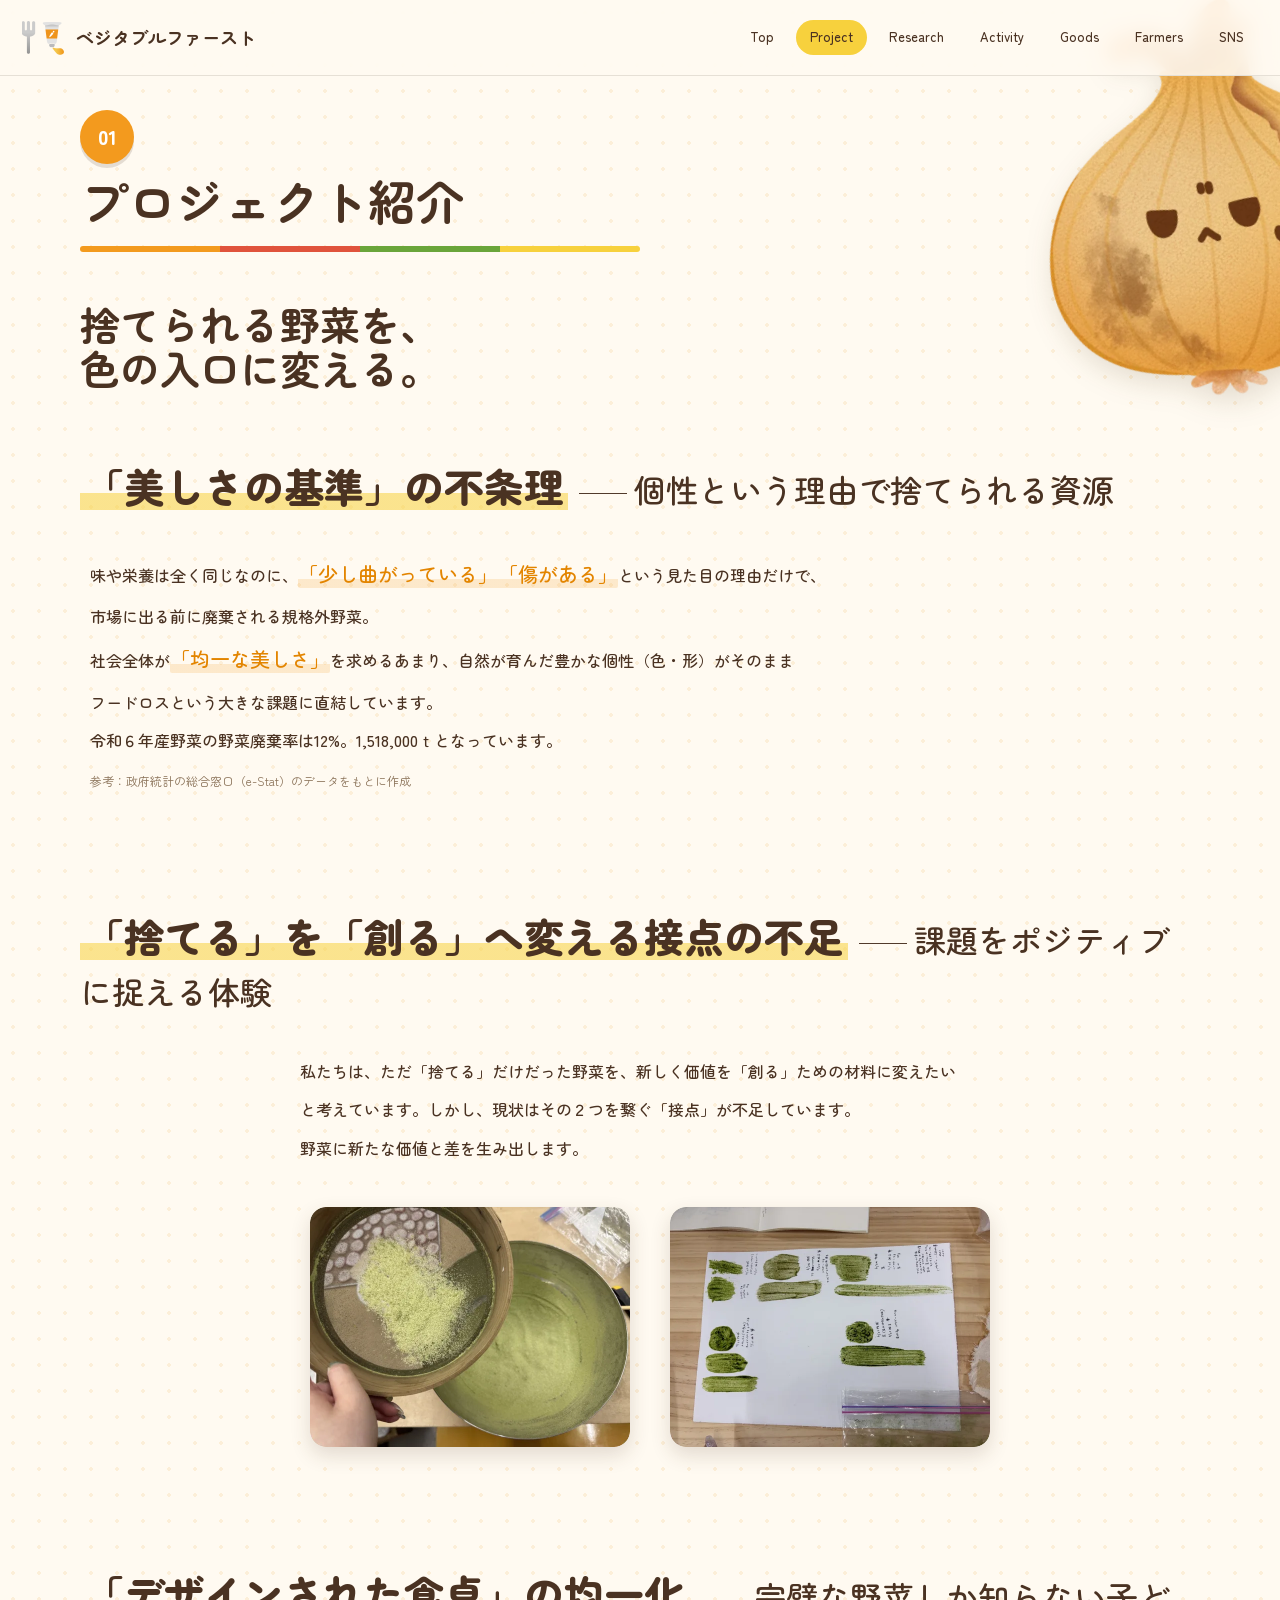
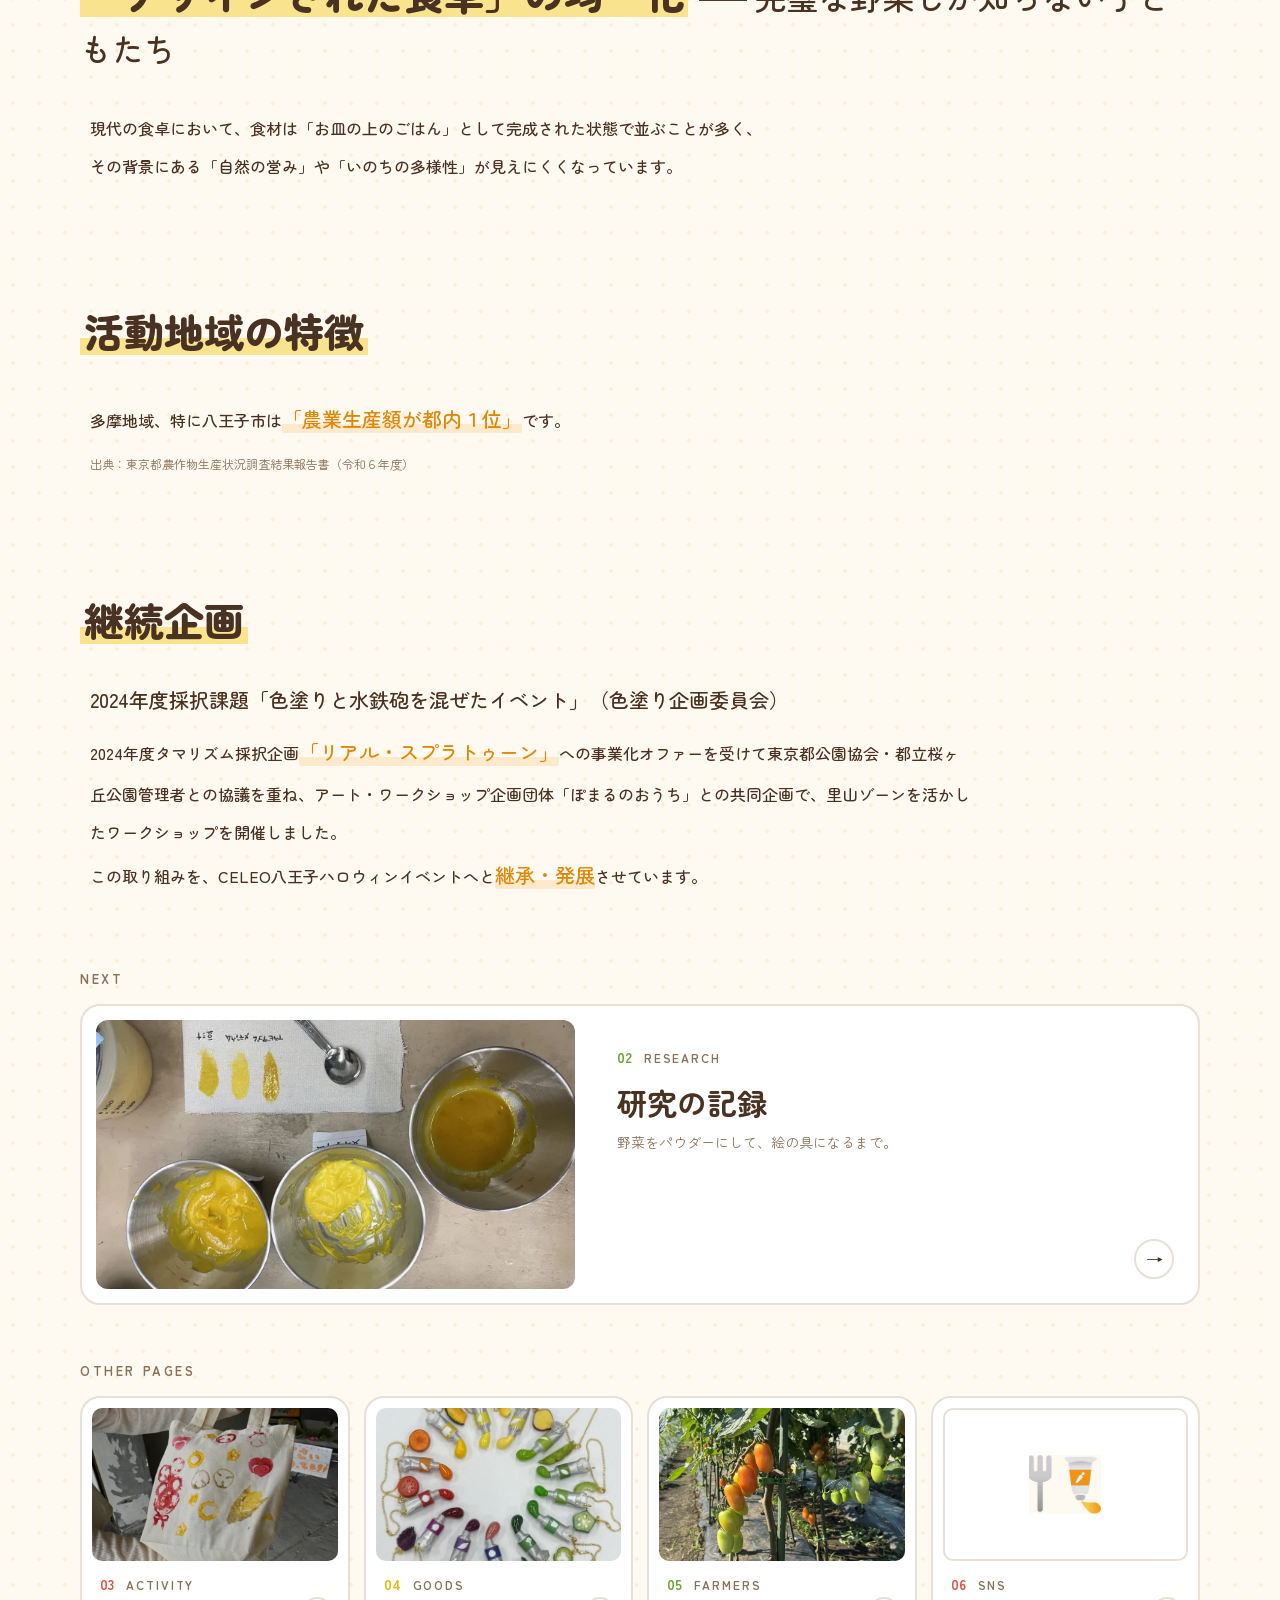
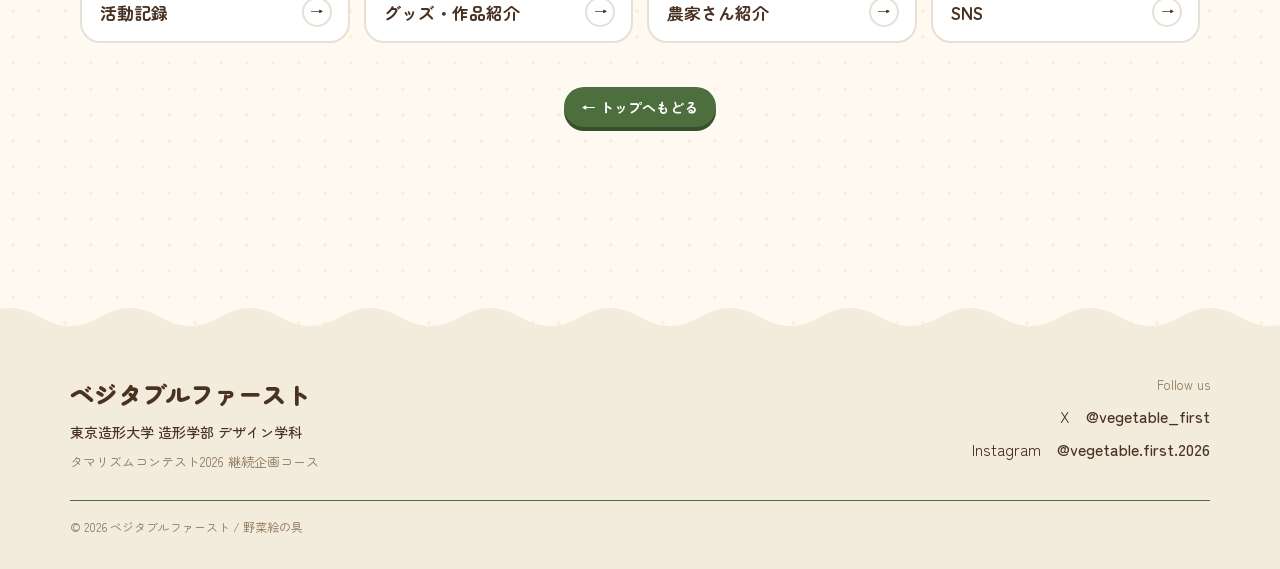
<file: yasai-enogu-site/project.html>
<!DOCTYPE html>
<html lang="ja">
<head>
<meta charset="utf-8">
<meta name="viewport" content="width=device-width, initial-scale=1">
<title>プロジェクト紹介｜野菜絵の具｜ベジタブルファースト</title>
<meta name="description" content="東京造形大学のチーム「ベジタブルファースト」による、規格外野菜から作る「野菜絵の具」のプロジェクトサイトです。">
<meta property="og:type" content="website">
<meta property="og:title" content="プロジェクト紹介｜野菜絵の具｜ベジタブルファースト">
<meta property="og:description" content="東京造形大学のチーム「ベジタブルファースト」による、規格外野菜から作る「野菜絵の具」のプロジェクトサイトです。">
<meta property="og:image" content="images/ogp.png">
<meta name="twitter:card" content="summary_large_image">
<link rel="icon" href="images/favicon.png">
<link rel="apple-touch-icon" href="images/apple-touch-icon.png">
<link rel="preconnect" href="https://fonts.googleapis.com">
<link rel="preconnect" href="https://fonts.gstatic.com" crossorigin>
<link href="https://fonts.googleapis.com/css2?family=Zen+Maru+Gothic:wght@400;500;700;900&display=swap" rel="stylesheet">
<link rel="stylesheet" href="css/style.css">
<link rel="stylesheet" href="css/veg-peek.css">
</head>
<body>
<header class="site-header">
  <div class="site-header__inner">
    <a class="brand" href="index.html"><img src="images/icon.png" alt="" width="42" height="34">ベジタブルファースト</a>
    <button class="menu-button" type="button" aria-expanded="false" aria-controls="site-nav">メニュー</button>
    <nav class="nav" id="site-nav" aria-label="サイト内">
      <a href="index.html">Top</a>
      <a href="project.html" aria-current="page">Project</a>
      <a href="research.html">Research</a>
      <a href="activity.html">Activity</a>
      <a href="goods.html">Goods</a>
      <a href="farmers.html">Farmers</a>
      <a href="sns.html">SNS</a>
    </nav>
  </div>
</header>
<main>
<div id="project" class="page">
<div class="page-head-wrap" data-peek-area><div class="container page-head">
  <p class="page-num">01</p>
  <h1 class="page-title">プロジェクト紹介</h1>
  <hr class="rule">
  <p class="lead">捨てられる野菜を、<br>色の入口に変える。</p>
</div>
  <div class="veg-peek" data-side="right" style="top: 0px" data-enter="images/veg/onion-smirk.webp" data-idle="images/veg/onion-smirk.webp" data-poke="images/veg/onion-tongue.webp" aria-hidden="true"><div class="veg-peek__body"><img src="images/veg/onion-smirk.webp" alt=""></div></div>
</div>
<section class="section" data-peek-area>
<div class="container">
<h2 class="bracket"><span class="mark">「美しさの基準」の不条理</span> <span class="sub">個性という理由で捨てられる資源</span></h2>
<div class="text"><p>味や栄養は全く同じなのに、<em class="hl">「少し曲がっている」「傷がある」</em>という見た目の理由だけで、<br>市場に出る前に廃棄される規格外野菜。<br>社会全体が<em class="hl">「均一な美しさ」</em>を求めるあまり、自然が育んだ豊かな個性（色・形）がそのまま<br>フードロスという大きな課題に直結しています。<br>令和６年産野菜の野菜廃棄率は12%。1,518,000ｔとなっています。</p></div>
<p class="source">参考：政府統計の総合窓口（e-Stat）のデータをもとに作成</p>
</div>
</section>
<section class="section" data-peek-area>
<div class="container">
<h2 class="bracket"><span class="mark">「捨てる」を「創る」へ変える接点の不足</span> <span class="sub">課題をポジティブに捉える体験</span></h2>
<div class="text indent"><p>私たちは、ただ「捨てる」だけだった野菜を、新しく価値を「創る」ための材料に変えたい<br>と考えています。しかし、現状はその２つを繋ぐ「接点」が不足しています。<br>野菜に新たな価値と差を生み出します。</p></div>
<div class="project-photos"><figure class="photo"><img src="images/project-powder.webp" alt="乾燥させた野菜をふるいにかけてパウダーにしているところ" loading="lazy"></figure><figure class="photo"><img src="images/project-swatch.webp" alt="野菜絵の具の色見本" loading="lazy"></figure></div>
</div>
  <div class="veg-peek" data-side="right" style="top: 30%" data-enter="images/veg/carrot-happy.webp" data-idle="images/veg/carrot-happy.webp" data-poke="images/veg/carrot-wink.webp" aria-hidden="true"><div class="veg-peek__body"><img src="images/veg/carrot-happy.webp" alt=""></div></div>
</section>
<section class="section" data-peek-area>
<div class="container">
<h2 class="bracket"><span class="mark">「デザインされた食卓」の均一化</span> <span class="sub">完璧な野菜しか知らない子どもたち</span></h2>
<div class="text"><p>現代の食卓において、食材は「お皿の上のごはん」として完成された状態で並ぶことが多く、<br>その背景にある「自然の営み」や「いのちの多様性」が見えにくくなっています。</p></div>
</div>
</section>
<section class="section" data-peek-area>
<div class="container">
<h2><span class="mark">活動地域の特徴</span></h2>
<div class="text"><p>多摩地域、特に八王子市は<em class="hl">「農業生産額が都内１位」</em>です。</p></div>
<p class="source">出典：東京都農作物生産状況調査結果報告書（令和６年度）</p>
</div>
  <div class="veg-peek" data-side="right" style="top: 0px" data-enter="images/veg/tomato-wink.webp" data-idle="images/veg/tomato-wink.webp" data-poke="images/veg/tomato-squint.webp" aria-hidden="true"><div class="veg-peek__body"><img src="images/veg/tomato-wink.webp" alt=""></div></div>
</section>
<section class="section" data-peek-area>
<div class="container">
<h2><span class="mark">継続企画</span></h2>
<p class="label">2024年度採択課題「色塗りと水鉄砲を混ぜたイベント」（色塗り企画委員会）</p>
<div class="text"><p>2024年度タマリズム採択企画<em class="hl">「リアル・スプラトゥーン」</em>への事業化オファーを受けて東京都公園協会・都立桜ヶ丘公園管理者との協議を重ね、アート・ワークショップ企画団体「ぽまるのおうち」との共同企画で、里山ゾーンを活かしたワークショップを開催しました。<br>この取り組みを、CELEO八王子ハロウィンイベントへと<em class="hl">継承・発展</em>させています。</p></div>
</div>
  <div class="veg-peek" data-side="right" style="top: 20%" data-enter="images/veg/carrot-smile.webp" data-idle="images/veg/carrot-smile.webp" data-poke="images/veg/carrot-surprised.webp" aria-hidden="true"><div class="veg-peek__body"><img src="images/veg/carrot-smile.webp" alt=""></div></div>
</section>
</div>
<section class="section page-next">
<div class="container">
<p class="menu-kicker">NEXT</p>
<a class="tile tile--green tile--next" href="research.html"><span class="tile__pic"><img src="images/r2-b.webp" alt="" loading="lazy"></span><span class="tile__head"><span class="tile__num">02</span><span class="tile__en">RESEARCH</span></span><span class="tile__ja">研究の記録</span><span class="tile__lead">野菜をパウダーにして、絵の具になるまで。</span><span class="tile__arrow" aria-hidden="true">→</span></a>
<p class="menu-kicker menu-kicker--sub">OTHER PAGES</p>
<div class="tiles tiles--mini"><a class="tile tile--red tile--mini" href="activity.html"><span class="tile__pic"><img src="images/a1-s2.webp" alt="" loading="lazy"></span><span class="tile__head"><span class="tile__num">03</span><span class="tile__en">ACTIVITY</span></span><span class="tile__ja">活動記録</span><span class="tile__lead">ワークショップで、色が変わる不思議を体験。</span><span class="tile__arrow" aria-hidden="true">→</span></a><a class="tile tile--yellow tile--mini" href="goods.html"><span class="tile__pic"><img src="images/keyholder-all.webp" alt="" loading="lazy"></span><span class="tile__head"><span class="tile__num">04</span><span class="tile__en">GOODS</span></span><span class="tile__ja">グッズ・作品紹介</span><span class="tile__lead">キーホルダーと缶バッジ。</span><span class="tile__arrow" aria-hidden="true">→</span></a><a class="tile tile--green tile--mini" href="farmers.html"><span class="tile__pic"><img src="images/f-tomato.webp" alt="" loading="lazy"></span><span class="tile__head"><span class="tile__num">05</span><span class="tile__en">FARMERS</span></span><span class="tile__ja">農家さん紹介</span><span class="tile__lead">野菜を届けてくれる八王子の農家さん。</span><span class="tile__arrow" aria-hidden="true">→</span></a><a class="tile tile--red tile--mini" href="sns.html"><span class="tile__pic tile__pic--sns"><img src="images/icon.png" alt=""></span><span class="tile__head"><span class="tile__num">06</span><span class="tile__en">SNS</span></span><span class="tile__ja">SNS</span><span class="tile__lead">最新の活動はXとInstagramで。</span><span class="tile__arrow" aria-hidden="true">→</span></a></div>
<p class="back-top"><a class="button" href="index.html">← トップへもどる</a></p>
</div>
</section>
</main>
<footer class="site-footer">
  <div class="site-footer__inner">
    <div class="site-footer__top">
      <div>
        <p class="team">ベジタブルファースト</p>
        <p class="uni">東京造形大学 造形学部 デザイン学科</p>
        <p class="small">タマリズムコンテスト2026 継続企画コース</p>
      </div>
      <div class="sns-links">
        <p class="small">Follow us</p>
        <p>X　<a href="https://x.com/vegetable_first" target="_blank" rel="noopener">@vegetable_first</a></p>
        <p>Instagram　<a href="https://www.instagram.com/vegetable.first.2026/" target="_blank" rel="noopener">@vegetable.first.2026</a></p>
      </div>
    </div>
    <hr>
    <p class="copy">© 2026 ベジタブルファースト / 野菜絵の具</p>
  </div>
</footer>
<script src="js/veg-peek.js"></script>
<script src="js/main.js"></script>
</body>
</html>
</file>
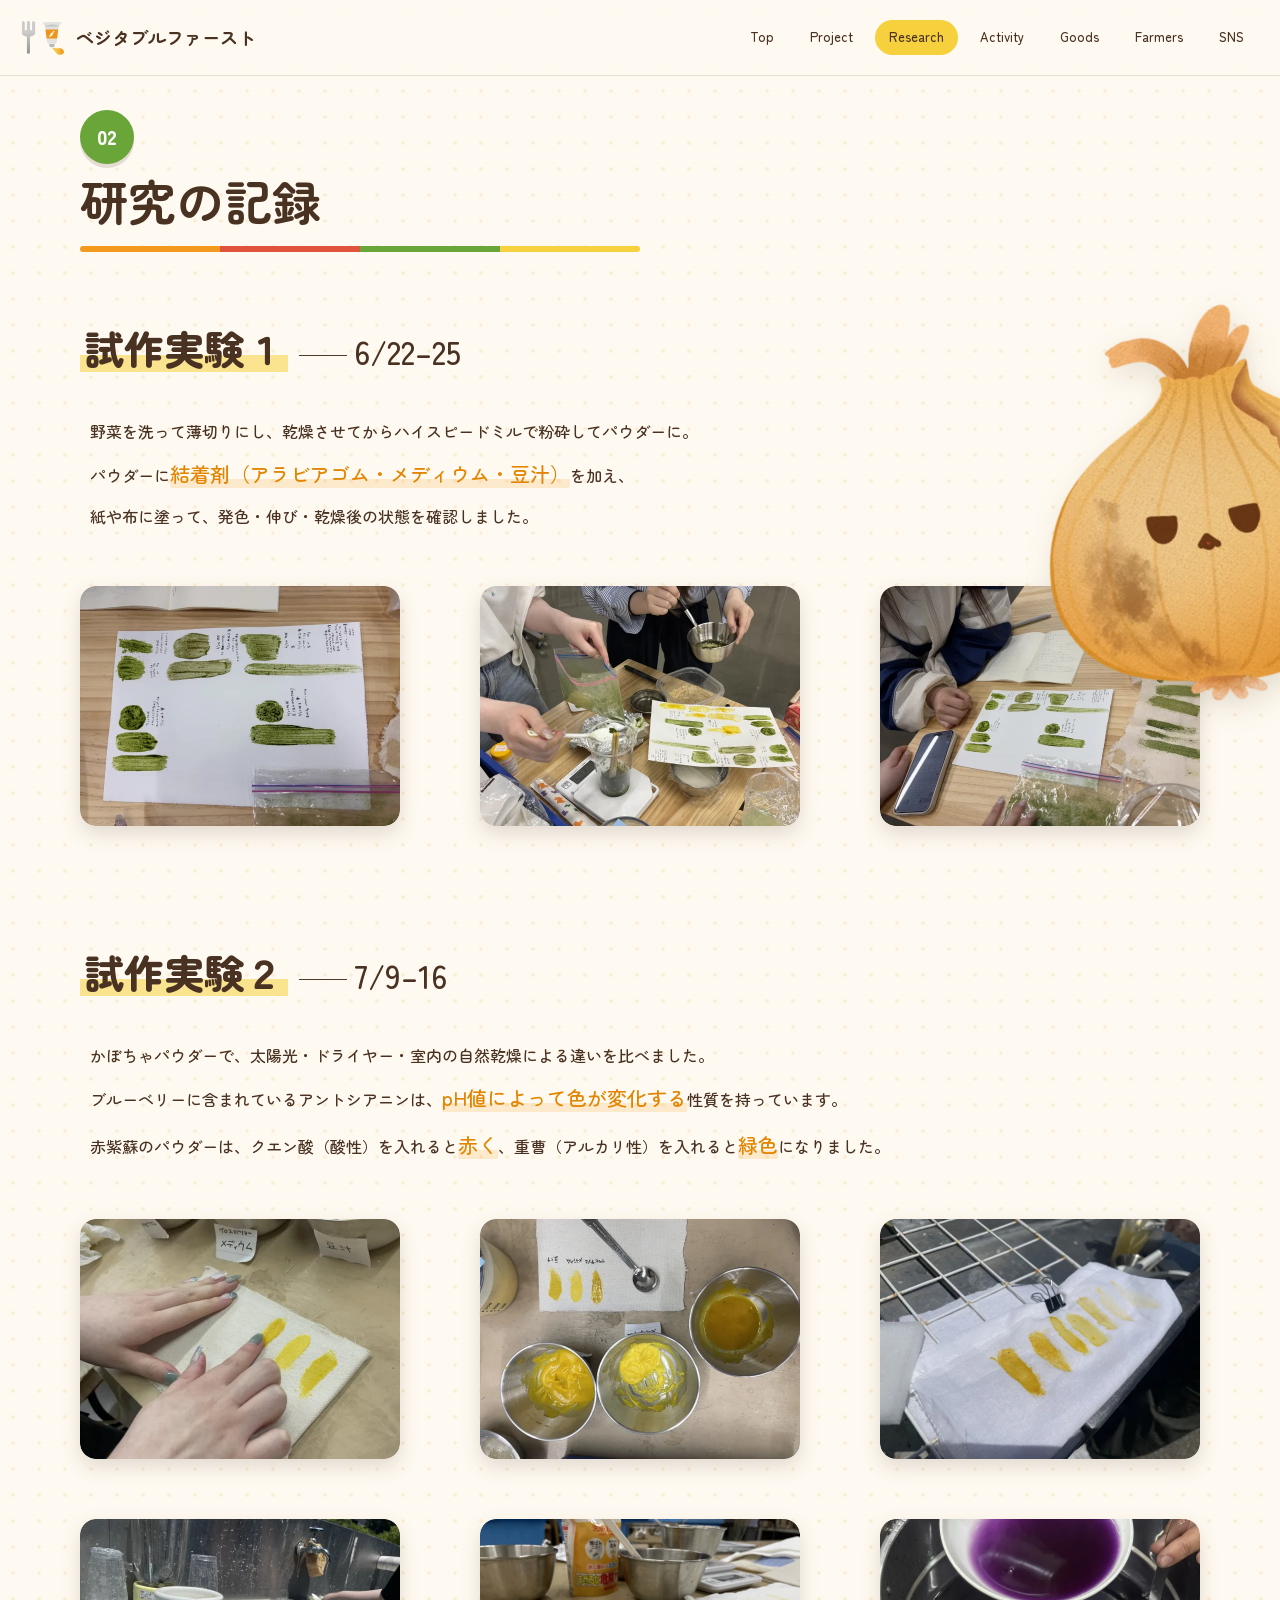
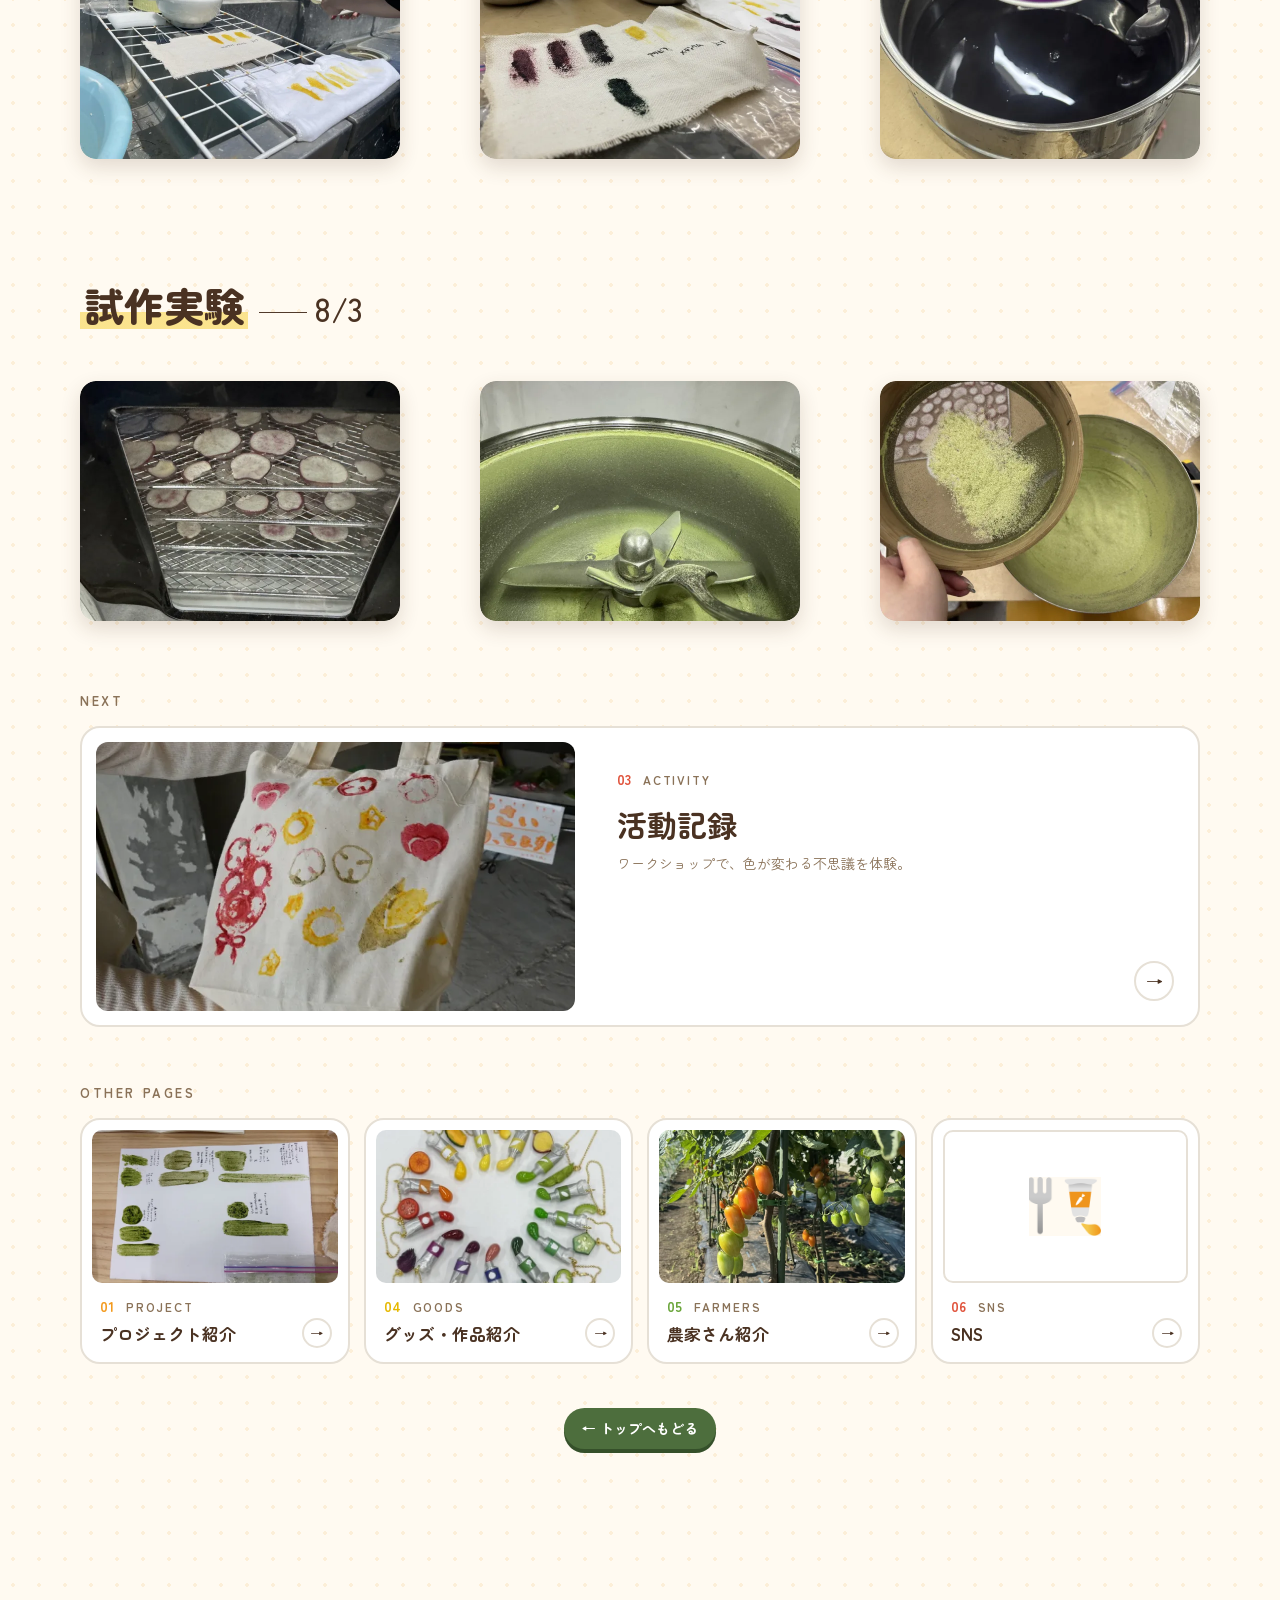
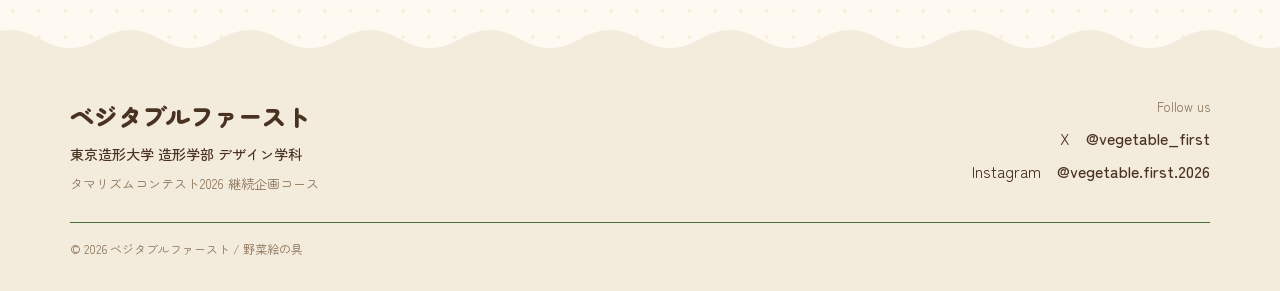
<file: yasai-enogu-site/research.html>
<!DOCTYPE html>
<html lang="ja">
<head>
<meta charset="utf-8">
<meta name="viewport" content="width=device-width, initial-scale=1">
<title>研究の記録｜野菜絵の具｜ベジタブルファースト</title>
<meta name="description" content="東京造形大学のチーム「ベジタブルファースト」による、規格外野菜から作る「野菜絵の具」のプロジェクトサイトです。">
<meta property="og:type" content="website">
<meta property="og:title" content="研究の記録｜野菜絵の具｜ベジタブルファースト">
<meta property="og:description" content="東京造形大学のチーム「ベジタブルファースト」による、規格外野菜から作る「野菜絵の具」のプロジェクトサイトです。">
<meta property="og:image" content="images/ogp.png">
<meta name="twitter:card" content="summary_large_image">
<link rel="icon" href="images/favicon.png">
<link rel="apple-touch-icon" href="images/apple-touch-icon.png">
<link rel="preconnect" href="https://fonts.googleapis.com">
<link rel="preconnect" href="https://fonts.gstatic.com" crossorigin>
<link href="https://fonts.googleapis.com/css2?family=Zen+Maru+Gothic:wght@400;500;700;900&display=swap" rel="stylesheet">
<link rel="stylesheet" href="css/style.css">
<link rel="stylesheet" href="css/veg-peek.css">
</head>
<body>
<header class="site-header">
  <div class="site-header__inner">
    <a class="brand" href="index.html"><img src="images/icon.png" alt="" width="42" height="34">ベジタブルファースト</a>
    <button class="menu-button" type="button" aria-expanded="false" aria-controls="site-nav">メニュー</button>
    <nav class="nav" id="site-nav" aria-label="サイト内">
      <a href="index.html">Top</a>
      <a href="project.html">Project</a>
      <a href="research.html" aria-current="page">Research</a>
      <a href="activity.html">Activity</a>
      <a href="goods.html">Goods</a>
      <a href="farmers.html">Farmers</a>
      <a href="sns.html">SNS</a>
    </nav>
  </div>
</header>
<main>
<div id="research" class="page">
<div class="page-head-wrap"><div class="container page-head">
  <p class="page-num">02</p>
  <h1 class="page-title">研究の記録</h1>
  <hr class="rule">
  
</div>
</div>
<section class="section" data-peek-area>
<div class="container">
<h2><span class="mark">試作実験１</span> <span class="sub">6/22–25</span></h2>
<div class="text"><p>野菜を洗って薄切りにし、乾燥させてからハイスピードミルで粉砕してパウダーに。<br>パウダーに<em class="hl">結着剤（アラビアゴム・メディウム・豆汁）</em>を加え、<br>紙や布に塗って、発色・伸び・乾燥後の状態を確認しました。</p></div>
<div class="grid-3"><figure class="photo"><img src="images/r1-swatch.webp" alt="野菜絵の具の色見本" loading="lazy"></figure><figure class="photo"><img src="images/r1-b.webp" alt="試作の様子" loading="lazy"></figure><figure class="photo"><img src="images/r1-c.webp" alt="紙に塗った試作" loading="lazy"></figure></div>
</div>
  <div class="veg-peek" data-side="right" style="top: 0px" data-enter="images/veg/onion-calm.webp" data-idle="images/veg/onion-calm.webp" data-poke="images/veg/onion-grumpy.webp" aria-hidden="true"><div class="veg-peek__body"><img src="images/veg/onion-calm.webp" alt=""></div></div>
  <div class="veg-peek" data-side="left" style="top: 55%" data-enter="images/veg/tomato-cut.webp" aria-hidden="true"><div class="veg-peek__body"><img src="images/veg/tomato-cut.webp" alt=""></div></div>
</section>
<section class="section" data-peek-area>
<div class="container">
<h2><span class="mark">試作実験２</span> <span class="sub">7/9–16</span></h2>
<div class="text"><p>かぼちゃパウダーで、太陽光・ドライヤー・室内の自然乾燥による違いを比べました。<br>ブルーベリーに含まれているアントシアニンは、<em class="hl">pH値によって色が変化する</em>性質を持っています。<br>赤紫蘇のパウダーは、クエン酸（酸性）を入れると<em class="hl">赤く</em>、重曹（アルカリ性）を入れると<em class="hl">緑色</em>になりました。</p></div>
<div class="grid-3"><figure class="photo"><img src="images/r2-a.webp" alt="指で絵の具を塗る試作" loading="lazy"></figure><figure class="photo"><img src="images/r2-b.webp" alt="かぼちゃの絵の具" loading="lazy"></figure><figure class="photo"><img src="images/r2-c.webp" alt="布に塗って乾かしているところ" loading="lazy"></figure><figure class="photo"><img src="images/r2-d.webp" alt="布に塗った絵の具の水洗いの実験" loading="lazy"></figure><figure class="photo"><img src="images/r2-e.webp" alt="布に塗った色の比較" loading="lazy"></figure><figure class="photo"><img src="images/r2-f.webp" alt="紫の色素の抽出" loading="lazy"></figure></div>
</div>
  <div class="veg-peek" data-side="right" style="top: 10%" data-enter="images/veg/onion-cut.webp" aria-hidden="true"><div class="veg-peek__body"><img src="images/veg/onion-cut.webp" alt=""></div></div>
  <div class="veg-peek" data-side="left" style="top: 60%" data-enter="images/veg/carrot-cut.webp" aria-hidden="true"><div class="veg-peek__body"><img src="images/veg/carrot-cut.webp" alt=""></div></div>
</section>
<section class="section" data-peek-area>
<div class="container">
<h2><span class="mark">試作実験</span> <span class="sub">8/3</span></h2>
<div class="grid-3"><figure class="photo"><img src="images/r3-a.webp" alt="フードドライヤーで野菜を乾燥しているところ" loading="lazy"></figure><figure class="photo"><img src="images/r3-b.webp" alt="ミルで粉砕したパウダー" loading="lazy"></figure><figure class="photo"><img src="images/r3-c.webp" alt="乾燥野菜をふるいにかけているところ" loading="lazy"></figure></div>
</div>
  <div class="veg-peek" data-side="right" style="top: 0px" data-enter="images/veg/tomato-sparkle.webp" data-idle="images/veg/tomato-sparkle.webp" data-poke="images/veg/tomato-worried.webp" aria-hidden="true"><div class="veg-peek__body"><img src="images/veg/tomato-sparkle.webp" alt=""></div></div>
  <div class="veg-peek" data-side="left" style="top: 70%" data-enter="images/veg/carrot-wink.webp" data-idle="images/veg/carrot-wink.webp" data-poke="images/veg/carrot-squint.webp" aria-hidden="true"><div class="veg-peek__body"><img src="images/veg/carrot-wink.webp" alt=""></div></div>
</section>
</div>
<section class="section page-next">
<div class="container">
<p class="menu-kicker">NEXT</p>
<a class="tile tile--red tile--next" href="activity.html"><span class="tile__pic"><img src="images/a1-s2.webp" alt="" loading="lazy"></span><span class="tile__head"><span class="tile__num">03</span><span class="tile__en">ACTIVITY</span></span><span class="tile__ja">活動記録</span><span class="tile__lead">ワークショップで、色が変わる不思議を体験。</span><span class="tile__arrow" aria-hidden="true">→</span></a>
<p class="menu-kicker menu-kicker--sub">OTHER PAGES</p>
<div class="tiles tiles--mini"><a class="tile tile--orange tile--mini" href="project.html"><span class="tile__pic"><img src="images/project-swatch.webp" alt="" loading="lazy"></span><span class="tile__head"><span class="tile__num">01</span><span class="tile__en">PROJECT</span></span><span class="tile__ja">プロジェクト紹介</span><span class="tile__lead">捨てられる野菜を、色の入口に変える。</span><span class="tile__arrow" aria-hidden="true">→</span></a><a class="tile tile--yellow tile--mini" href="goods.html"><span class="tile__pic"><img src="images/keyholder-all.webp" alt="" loading="lazy"></span><span class="tile__head"><span class="tile__num">04</span><span class="tile__en">GOODS</span></span><span class="tile__ja">グッズ・作品紹介</span><span class="tile__lead">キーホルダーと缶バッジ。</span><span class="tile__arrow" aria-hidden="true">→</span></a><a class="tile tile--green tile--mini" href="farmers.html"><span class="tile__pic"><img src="images/f-tomato.webp" alt="" loading="lazy"></span><span class="tile__head"><span class="tile__num">05</span><span class="tile__en">FARMERS</span></span><span class="tile__ja">農家さん紹介</span><span class="tile__lead">野菜を届けてくれる八王子の農家さん。</span><span class="tile__arrow" aria-hidden="true">→</span></a><a class="tile tile--red tile--mini" href="sns.html"><span class="tile__pic tile__pic--sns"><img src="images/icon.png" alt=""></span><span class="tile__head"><span class="tile__num">06</span><span class="tile__en">SNS</span></span><span class="tile__ja">SNS</span><span class="tile__lead">最新の活動はXとInstagramで。</span><span class="tile__arrow" aria-hidden="true">→</span></a></div>
<p class="back-top"><a class="button" href="index.html">← トップへもどる</a></p>
</div>
</section>
</main>
<footer class="site-footer">
  <div class="site-footer__inner">
    <div class="site-footer__top">
      <div>
        <p class="team">ベジタブルファースト</p>
        <p class="uni">東京造形大学 造形学部 デザイン学科</p>
        <p class="small">タマリズムコンテスト2026 継続企画コース</p>
      </div>
      <div class="sns-links">
        <p class="small">Follow us</p>
        <p>X　<a href="https://x.com/vegetable_first" target="_blank" rel="noopener">@vegetable_first</a></p>
        <p>Instagram　<a href="https://www.instagram.com/vegetable.first.2026/" target="_blank" rel="noopener">@vegetable.first.2026</a></p>
      </div>
    </div>
    <hr>
    <p class="copy">© 2026 ベジタブルファースト / 野菜絵の具</p>
  </div>
</footer>
<script src="js/veg-peek.js"></script>
<script src="js/main.js"></script>
</body>
</html>
</file>
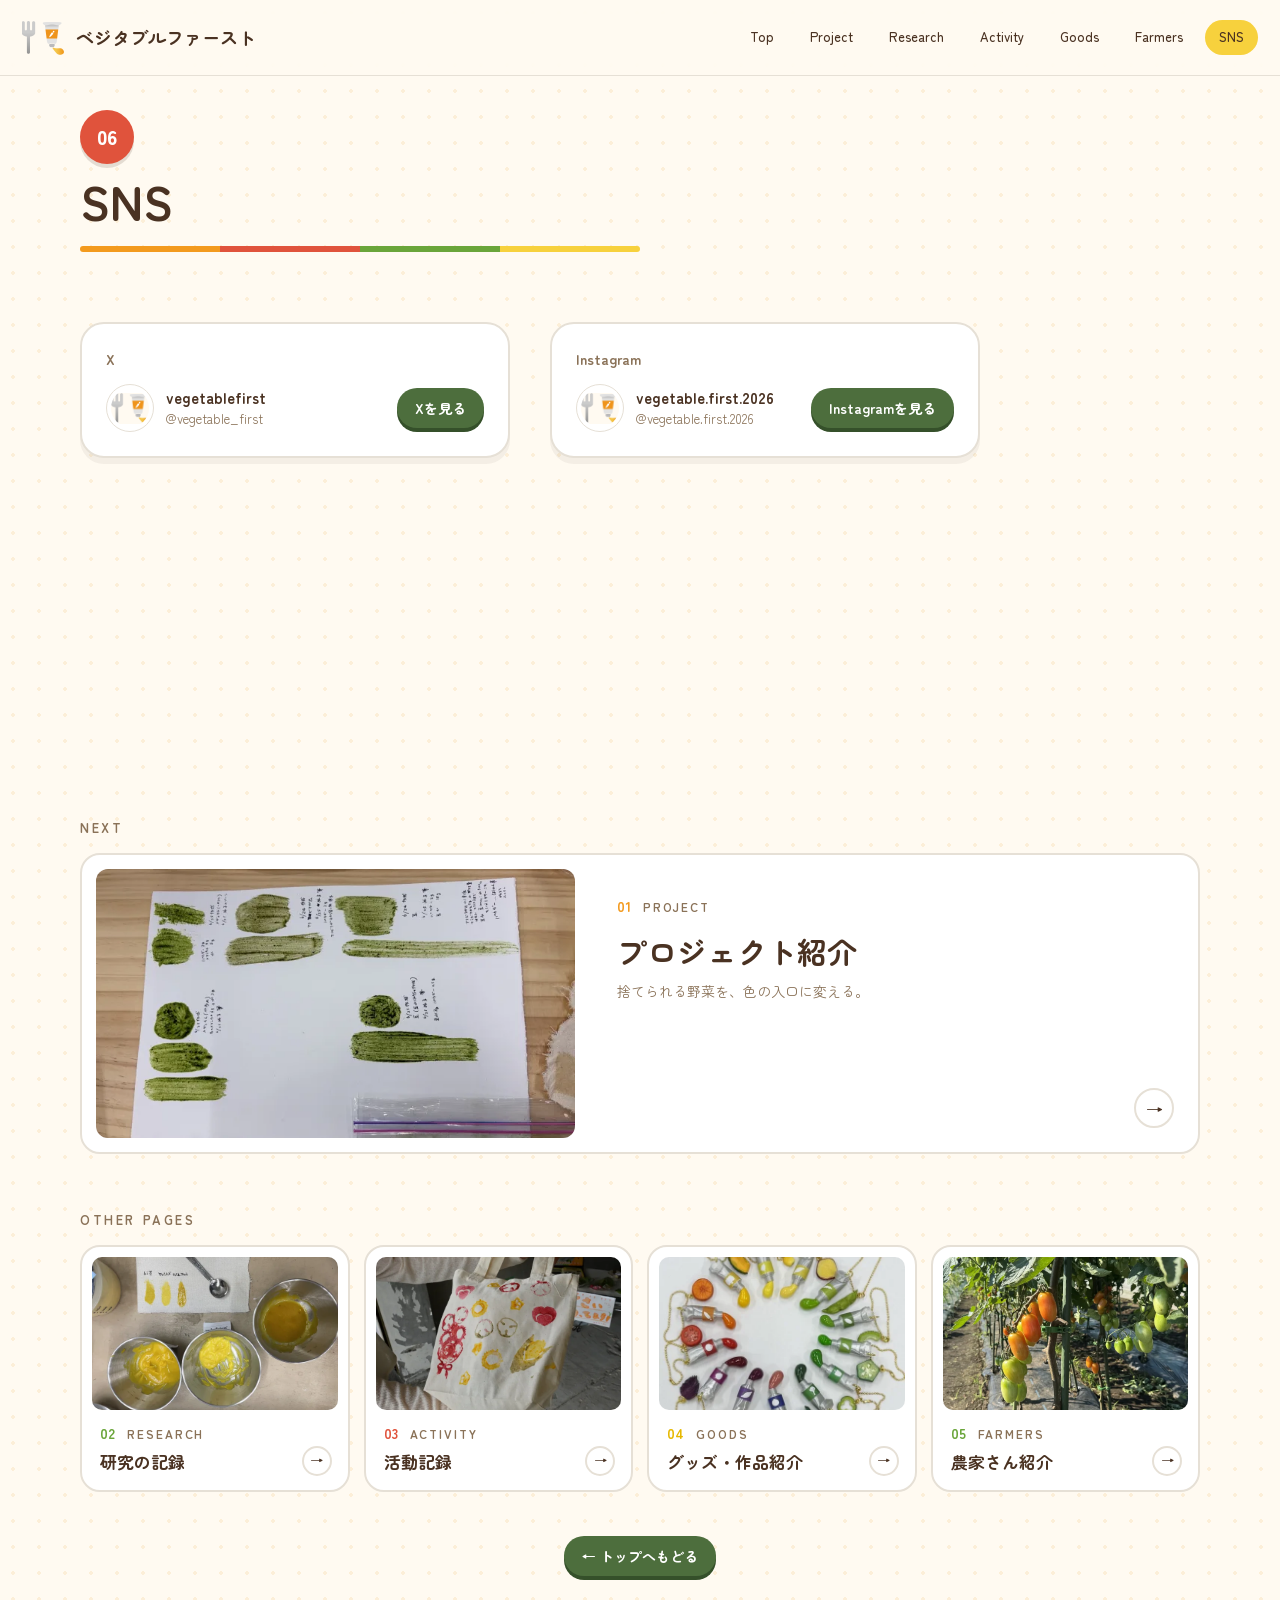
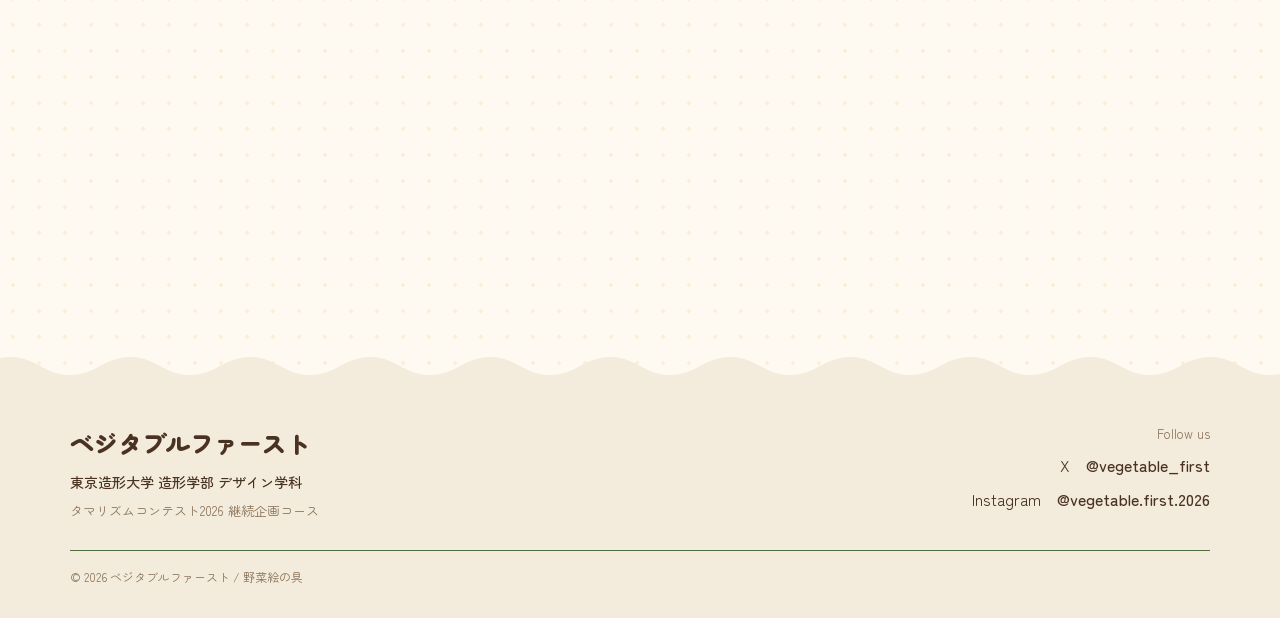
<file: yasai-enogu-site/sns.html>
<!DOCTYPE html>
<html lang="ja">
<head>
<meta charset="utf-8">
<meta name="viewport" content="width=device-width, initial-scale=1">
<title>SNS｜野菜絵の具｜ベジタブルファースト</title>
<meta name="description" content="東京造形大学のチーム「ベジタブルファースト」による、規格外野菜から作る「野菜絵の具」のプロジェクトサイトです。">
<meta property="og:type" content="website">
<meta property="og:title" content="SNS｜野菜絵の具｜ベジタブルファースト">
<meta property="og:description" content="東京造形大学のチーム「ベジタブルファースト」による、規格外野菜から作る「野菜絵の具」のプロジェクトサイトです。">
<meta property="og:image" content="images/ogp.png">
<meta name="twitter:card" content="summary_large_image">
<link rel="icon" href="images/favicon.png">
<link rel="apple-touch-icon" href="images/apple-touch-icon.png">
<link rel="preconnect" href="https://fonts.googleapis.com">
<link rel="preconnect" href="https://fonts.gstatic.com" crossorigin>
<link href="https://fonts.googleapis.com/css2?family=Zen+Maru+Gothic:wght@400;500;700;900&display=swap" rel="stylesheet">
<link rel="stylesheet" href="css/style.css">
<link rel="stylesheet" href="css/veg-peek.css">
</head>
<body>
<header class="site-header">
  <div class="site-header__inner">
    <a class="brand" href="index.html"><img src="images/icon.png" alt="" width="42" height="34">ベジタブルファースト</a>
    <button class="menu-button" type="button" aria-expanded="false" aria-controls="site-nav">メニュー</button>
    <nav class="nav" id="site-nav" aria-label="サイト内">
      <a href="index.html">Top</a>
      <a href="project.html">Project</a>
      <a href="research.html">Research</a>
      <a href="activity.html">Activity</a>
      <a href="goods.html">Goods</a>
      <a href="farmers.html">Farmers</a>
      <a href="sns.html" aria-current="page">SNS</a>
    </nav>
  </div>
</header>
<main>
<div id="sns" class="page">
<div class="page-head-wrap"><div class="container page-head"><p class="page-num">06</p><h1 class="page-title">SNS</h1><hr class="rule"></div></div>
<section class="section" data-peek-area>
<div class="container">

<div class="sns">
  <div class="card">
    <p class="card__label">X</p>
    <div class="account"><img src="images/icon.png" alt=""><div class="account__name"><strong>vegetablefirst</strong><span>@vegetable_first</span></div>
      <a class="button" href="https://x.com/vegetable_first" target="_blank" rel="noopener">Xを見る</a></div>
  </div>
  <div class="card">
    <p class="card__label">Instagram</p>
    <div class="account"><img src="images/icon.png" alt=""><div class="account__name"><strong>vegetable.first.2026</strong><span>@vegetable.first.2026</span></div>
      <a class="button" href="https://www.instagram.com/vegetable.first.2026/" target="_blank" rel="noopener">Instagramを見る</a></div>
  </div>
</div>
</div>
  <div class="veg-peek" data-side="left" style="top: 100%" data-enter="images/veg/tomato-blush.webp" data-idle="images/veg/tomato-blush.webp" data-poke="images/veg/tomato-sparkle.webp" aria-hidden="true"><div class="veg-peek__body"><img src="images/veg/tomato-blush.webp" alt=""></div></div>
</section>
<section class="section page-next">
<div class="container">
<p class="menu-kicker">NEXT</p>
<a class="tile tile--orange tile--next" href="project.html"><span class="tile__pic"><img src="images/project-swatch.webp" alt="" loading="lazy"></span><span class="tile__head"><span class="tile__num">01</span><span class="tile__en">PROJECT</span></span><span class="tile__ja">プロジェクト紹介</span><span class="tile__lead">捨てられる野菜を、色の入口に変える。</span><span class="tile__arrow" aria-hidden="true">→</span></a>
<p class="menu-kicker menu-kicker--sub">OTHER PAGES</p>
<div class="tiles tiles--mini"><a class="tile tile--green tile--mini" href="research.html"><span class="tile__pic"><img src="images/r2-b.webp" alt="" loading="lazy"></span><span class="tile__head"><span class="tile__num">02</span><span class="tile__en">RESEARCH</span></span><span class="tile__ja">研究の記録</span><span class="tile__lead">野菜をパウダーにして、絵の具になるまで。</span><span class="tile__arrow" aria-hidden="true">→</span></a><a class="tile tile--red tile--mini" href="activity.html"><span class="tile__pic"><img src="images/a1-s2.webp" alt="" loading="lazy"></span><span class="tile__head"><span class="tile__num">03</span><span class="tile__en">ACTIVITY</span></span><span class="tile__ja">活動記録</span><span class="tile__lead">ワークショップで、色が変わる不思議を体験。</span><span class="tile__arrow" aria-hidden="true">→</span></a><a class="tile tile--yellow tile--mini" href="goods.html"><span class="tile__pic"><img src="images/keyholder-all.webp" alt="" loading="lazy"></span><span class="tile__head"><span class="tile__num">04</span><span class="tile__en">GOODS</span></span><span class="tile__ja">グッズ・作品紹介</span><span class="tile__lead">キーホルダーと缶バッジ。</span><span class="tile__arrow" aria-hidden="true">→</span></a><a class="tile tile--green tile--mini" href="farmers.html"><span class="tile__pic"><img src="images/f-tomato.webp" alt="" loading="lazy"></span><span class="tile__head"><span class="tile__num">05</span><span class="tile__en">FARMERS</span></span><span class="tile__ja">農家さん紹介</span><span class="tile__lead">野菜を届けてくれる八王子の農家さん。</span><span class="tile__arrow" aria-hidden="true">→</span></a></div>
<p class="back-top"><a class="button" href="index.html">← トップへもどる</a></p>
</div>
</section>
</div>
</main>
<footer class="site-footer">
  <div class="site-footer__inner">
    <div class="site-footer__top">
      <div>
        <p class="team">ベジタブルファースト</p>
        <p class="uni">東京造形大学 造形学部 デザイン学科</p>
        <p class="small">タマリズムコンテスト2026 継続企画コース</p>
      </div>
      <div class="sns-links">
        <p class="small">Follow us</p>
        <p>X　<a href="https://x.com/vegetable_first" target="_blank" rel="noopener">@vegetable_first</a></p>
        <p>Instagram　<a href="https://www.instagram.com/vegetable.first.2026/" target="_blank" rel="noopener">@vegetable.first.2026</a></p>
      </div>
    </div>
    <hr>
    <p class="copy">© 2026 ベジタブルファースト / 野菜絵の具</p>
  </div>
</footer>
<script src="js/veg-peek.js"></script>
<script src="js/main.js"></script>
</body>
</html>
</file>
<file: yasai-enogu-site/css/style.css>
/* =========================================================
   野菜絵の具 ／ ベジタブルファースト  共通スタイル
   色・文字の大きさは :root の変数でまとめて変更できます
   ========================================================= */
:root {
  --bg: #fffaf1;
  --ink: #4a3222;
  --brown: #4a3222;
  --orange: #e38500;
  --green: #4d6e3d;
  --yellow: #f7d13d;
  --muted: #8a7258;
  --line: #e6e0d6;
  --footer: #f3ebdc;
  --radius: 16px;
  --content: 1120px;
  --font-head: "Zen Maru Gothic", sans-serif;
  --font-body: "Zen Maru Gothic", sans-serif;
}

* { box-sizing: border-box; }
html { scroll-behavior: smooth; }
body {
  margin: 0;
  background: var(--bg);
  color: var(--ink);
  font-family: var(--font-head);
  line-height: 1.6;
  -webkit-text-size-adjust: 100%;
}
img { max-width: 100%; display: block; }
a { color: inherit; }

/* ---------- ヘッダー ---------- */
.site-header {
  position: sticky; top: 0; z-index: 50;
  height: 76px;
  background: rgba(255, 250, 241, 0.88);
  backdrop-filter: blur(10px);
  -webkit-backdrop-filter: blur(10px);
  border-bottom: 1px solid var(--line);
}
.site-header__inner {
  max-width: 1280px; height: 100%; margin: 0 auto; padding: 0 22px;
  display: flex; align-items: center; justify-content: space-between;
}
.brand { display: flex; align-items: center; gap: 12px; text-decoration: none; font-weight: 700; font-size: 18px; color: var(--ink); }
.brand img { width: 42px; height: auto; }
.nav { display: flex; gap: 8px; }
.nav a {
  text-decoration: none; font-size: 13px; font-weight: 500;
  padding: 7px 14px; border-radius: 999px;
}
.nav a:hover { background: rgba(247, 209, 61, 0.35); }
.nav a[aria-current] { background: var(--yellow); }
.menu-button { display: none; }

/* ---------- ページ共通 ---------- */
main { position: relative; }
.container { max-width: calc(var(--content) + 140px); margin: 0 auto; padding: 0 70px; }
.page-head { padding-top: 34px; }
.page-num { margin: 0; font-size: 22px; color: var(--muted); font-weight: 400; }
.page-title { margin: 4px 0 18px; font-size: 48px; font-weight: 700; line-height: 1.12; }
.rule { width: min(720px, 100%); height: 2px; border: 0; margin: 0; background: var(--green); }
.lead { margin: 50px 0 0; font-size: 40px; font-weight: 700; line-height: 1.1; }

.section { position: relative; padding-top: 70px; }
.section + .section { padding-top: 120px; }
.section h2 {
  margin: 0 0 38px; color: var(--brown);
  font-size: 40px; font-weight: 900; line-height: 1.3;
}
.section h2 .sub { font-weight: 500; font-size: 32px; }
.section h2 .sub::before { content: " ── "; font-size: 24px; }
.section h2.bracket { font-weight: 900; }

.text {
  margin: 0 0 0 10px; max-width: 880px;
  font-family: var(--font-body); font-weight: 500;
  font-size: 16px; line-height: 2.38; color: var(--brown);
}
.text p { margin: 0; }
.hl { color: var(--orange); font-size: 20px; font-style: normal; }
.label { margin: 0 0 12px 10px; font-size: 20px; font-weight: 500; color: var(--brown); }
.source, .caption { margin: 12px 0 0 10px; font-size: 12px; color: var(--muted); }

/* ---------- 写真 ---------- */
.photo { margin: 0; }
.photo img { width: 100%; height: 100%; object-fit: cover; border-radius: var(--radius); background: #eee8dc; }
.photo figcaption { margin-top: 10px; font-size: 16px; font-weight: 500; }

.grid-3 { display: grid; grid-template-columns: repeat(3, 1fr); gap: 60px 80px; margin-top: 50px; }
.grid-3 .photo { aspect-ratio: 4 / 3; }
.grid-3.tight { gap: 40px; margin-top: 40px; }
.grid-3.captions .photo { aspect-ratio: auto; }
.grid-3.captions .photo img { aspect-ratio: 4 / 3; height: auto; }

.feature { display: grid; grid-template-columns: 701fr 379fr; gap: 40px; aspect-ratio: 1120 / 526; }
.feature .photo { min-height: 0; }

.split { display: grid; grid-template-columns: 520fr 560fr; gap: 40px; align-items: center; margin-top: 40px; }
.split .photo { aspect-ratio: 4 / 3; }
.split .text, .split .label { margin-left: 0; }

.pair { display: grid; grid-template-columns: 1fr 1fr; gap: 80px; margin-top: 40px; }
.pair .photo { aspect-ratio: 4 / 3; }

.with-photo { display: grid; grid-template-columns: 1fr 440px; gap: 60px; align-items: start; }
.with-photo .photo { aspect-ratio: 4 / 5; }
.with-photo .photo img { height: auto; aspect-ratio: 4 / 5; }

.project-photos { display: grid; grid-template-columns: 320px 320px; gap: 40px; margin: 40px 0 0 230px; }
.project-photos .photo { aspect-ratio: 4 / 3; }

/* グッズ */
.goods-pair { display: grid; grid-template-columns: 420fr 640fr; gap: 60px; align-items: start; margin-top: 20px; }
.goods-pair .tall { aspect-ratio: 3 / 4; }
.goods-pair .wide { aspect-ratio: 4 / 3; }
.badges { display: grid; grid-template-columns: 360fr 680fr; gap: 80px; align-items: start; margin-top: 20px; }
.badges .tall { aspect-ratio: 3 / 4; }
.badge-list { display: flex; flex-wrap: wrap; justify-content: center; gap: 20px; }
.badge-list img { width: 200px; height: 200px; border-radius: 50%; object-fit: cover; }

/* トップ */
.hero { display: grid; place-items: center; padding: 20px 0 0; }
.hero img { width: min(745px, 92vw); height: auto; }
.sns { display: grid; grid-template-columns: 640px 440px; gap: 40px; align-items: start; }
.card { background: #fff; border: 1px solid var(--line); border-radius: 20px; padding: 24px; }
.card__label { margin: 0 0 14px; font-size: 14px; font-weight: 700; color: var(--muted); }
.account { display: flex; align-items: center; gap: 12px; margin-bottom: 18px; }
.account img { width: 48px; height: 48px; border-radius: 50%; border: 1px solid var(--line); object-fit: contain; padding: 4px; background: #fff; }
.account__name { flex: 1; line-height: 1.3; }
.account__name strong { display: block; font-size: 15px; color: var(--brown); }
.account__name span { font-size: 13px; color: var(--muted); }
.button {
  display: inline-block; text-decoration: none; background: var(--green); color: #fff;
  font-size: 14px; font-weight: 700; padding: 9px 18px; border-radius: 999px;
}
.button:hover { opacity: 0.88; }
.x-embed { min-height: 200px; }
.x-embed .twitter-timeline { display: inline-block; margin-top: 8px; }
.note { margin: 24px 0 0; font-size: 12px; color: var(--muted); }

/* ---------- フッター ---------- */
.site-footer { margin-top: 160px; background: var(--footer); }
.site-footer__inner { max-width: 1280px; margin: 0 auto; padding: 48px 70px 32px; }
.site-footer__top { display: flex; justify-content: space-between; gap: 30px; flex-wrap: wrap; }
.site-footer .team { font-size: 24px; font-weight: 900; color: var(--brown); margin: 0 0 8px; }
.site-footer .uni { font-size: 14px; font-weight: 500; color: var(--brown); margin: 0 0 8px; }
.site-footer .small { font-size: 13px; color: var(--muted); margin: 0; }
.site-footer .sns-links { text-align: right; }
.site-footer .sns-links p { margin: 0 0 8px; }
.site-footer .sns-links a { text-decoration: none; font-weight: 500; color: var(--brown); }
.site-footer .sns-links a:hover { text-decoration: underline; }
.site-footer hr { border: 0; height: 1px; background: var(--green); margin: 28px 0 16px; }
.site-footer .copy { font-size: 12px; color: var(--muted); margin: 0; }

/* ---------- スマホ・タブレット ---------- */
@media (max-width: 960px) {
  .container { padding: 0 20px; }
  .nav {
    position: fixed; inset: 76px 0 auto 0; flex-direction: column; gap: 0;
    background: var(--bg); border-bottom: 1px solid var(--line);
    padding: 8px 20px 16px; display: none;
  }
  .nav a { font-size: 16px; padding: 12px 14px; }
  body.nav-open .nav { display: flex; }
  .menu-button {
    display: block; border: 1px solid var(--line); background: #fff; border-radius: 999px;
    font: inherit; font-size: 14px; padding: 8px 16px; cursor: pointer;
  }
  .page-title { font-size: 34px; }
  .lead { font-size: 28px; }
  .section h2 { font-size: 28px; }
  .section h2 .sub { font-size: 20px; display: block; }
  .section h2 .sub::before { content: ""; }
  .section + .section { padding-top: 80px; }
  .text { margin-left: 0; }
  .label, .source, .caption { margin-left: 0; }
  .grid-3, .grid-3.tight { grid-template-columns: 1fr 1fr; gap: 16px; }
  .feature { grid-template-columns: 1fr; aspect-ratio: auto; gap: 16px; }
  .feature .photo:first-child { aspect-ratio: 4 / 3; }
  .feature .photo:last-child { aspect-ratio: 3 / 4; max-width: 70%; }
  .split, .pair, .with-photo, .goods-pair, .badges, .sns { grid-template-columns: 1fr; gap: 20px; }
  .project-photos { margin-left: 0; grid-template-columns: 1fr 1fr; gap: 16px; }
  .badge-list img { width: 28vw; height: 28vw; }
  .site-footer__inner { padding: 36px 20px 24px; }
  .site-footer .sns-links { text-align: left; }
}

.text.indent { margin-left: 220px; }
@media (max-width: 960px) { .text.indent { margin-left: 0; } }

/* ---------- 1ページ構成 ---------- */
.chapter { scroll-margin-top: 76px; }
.chapter + .chapter { position: relative; margin-top: 140px; }
@media (max-width: 960px) { .chapter + .chapter { margin-top: 90px; } }

/* ---------- 2枚並び ---------- */
.grid-2 { display: grid; grid-template-columns: 1fr 1fr; gap: 60px 80px; margin-top: 50px; max-width: 900px; }
.grid-2.captions .photo img { aspect-ratio: 4 / 3; height: auto; }
.page-head-wrap { position: relative; }
@media (max-width: 960px) { .grid-2 { gap: 16px; } }

/* ---------- トップのイラスト（野菜ごとに動く） ---------- */
.hero { position: relative; }
.hero__stage {
  position: relative; z-index: 1;
  width: min(745px, 92vw); aspect-ratio: 1;
  animation: hero-pop 1.1s cubic-bezier(0.34, 1.56, 0.5, 1) both;
  touch-action: manipulation;
}
.hero__base { position: absolute; inset: 0; width: 100%; height: 100%; user-select: none; }
.hero__veg {
  position: absolute; height: auto; user-select: none; -webkit-user-drag: none;
  cursor: pointer;
  /* JS が --x --y --r（カーソルに合わせた動き）を入れる */
  transform: translate(var(--x, 0px), var(--y, 0px)) rotate(var(--r, 0deg));
  transition: transform 0.45s cubic-bezier(0.25, 1.4, 0.5, 1);
  animation: veg-bob 4.5s ease-in-out infinite;
  animation-delay: calc(var(--i) * -0.4s);
  will-change: transform;
}
.hero__veg:hover { filter: drop-shadow(0 8px 10px rgba(64, 42, 0, 0.18)); }
.hero__veg.is-jump { animation: veg-jump 0.75s cubic-bezier(0.3, 1.5, 0.5, 1) both; }
.hero__veg.is-wiggle { animation: veg-wiggle 0.6s ease-in-out both; }
@keyframes veg-bob {
  0%, 100% { translate: 0 0; }
  50%      { translate: 0 -6px; }
}
@keyframes veg-wiggle {
  0%, 100% { rotate: 0deg; }
  25%      { rotate: -8deg; }
  50%      { rotate: 6deg; }
  75%      { rotate: -3deg; }
}
@keyframes veg-jump {
  0%   { translate: 0 0; scale: 1 1; rotate: 0deg; }
  20%  { translate: 0 4px; scale: 1.12 0.86; }
  50%  { translate: 0 -38px; scale: 0.92 1.1; rotate: 14deg; }
  75%  { translate: 0 0; scale: 1.08 0.92; rotate: -4deg; }
  100% { translate: 0 0; scale: 1 1; rotate: 0deg; }
}
.hero__halo {
  position: absolute; z-index: 0; left: 50%; top: 50%;
  width: min(620px, 78vw); aspect-ratio: 1; border-radius: 50%;
  transform: translate(-50%, -50%);
  background: radial-gradient(circle, rgba(247, 209, 61, 0.30) 0%, rgba(247, 209, 61, 0.10) 50%, rgba(247, 209, 61, 0) 70%);
  animation: hero-glow 4s ease-in-out infinite;
}
@keyframes hero-pop {
  0%   { opacity: 0; transform: scale(0.6) rotate(-12deg); }
  60%  { opacity: 1; }
  100% { opacity: 1; transform: scale(1) rotate(0deg); }
}
@keyframes hero-glow {
  0%, 100% { transform: translate(-50%, -50%) scale(0.92); opacity: 0.8; }
  50%      { transform: translate(-50%, -50%) scale(1.06); opacity: 1; }
}
@media (prefers-reduced-motion: reduce) {
  .hero__stage, .hero__halo, .hero__veg, .hero__veg.is-jump, .hero__veg.is-wiggle { animation: none; }
  .hero__veg { transition: none; }
}


/* =========================================================
   ポップな仕上げ
   ========================================================= */
:root {
  --c-orange: #f39a1e; --c-red: #e0533c; --c-green: #6aa53a; --c-yellow: #f7d13d;
}
body {
  background-color: var(--bg);
  background-image: radial-gradient(rgba(227, 133, 0, 0.10) 1.6px, transparent 1.7px);
  background-size: 26px 26px;
}

/* ロゴと同じ4色のライン */
.rule {
  height: 6px; border-radius: 999px; width: min(560px, 100%);
  background: linear-gradient(90deg, var(--c-orange) 0 25%, var(--c-red) 25% 50%, var(--c-green) 50% 75%, var(--c-yellow) 75% 100%);
}

/* ページ番号を丸いバッジに */
.page-num {
  display: inline-grid; place-items: center;
  width: 54px; height: 54px; border-radius: 50%;
  font-size: 20px; font-weight: 900; color: #fff;
  background: var(--c-orange);
  box-shadow: 0 4px 0 rgba(74, 50, 34, 0.15);
  transform: rotate(-8deg);
}
#research .page-num  { background: var(--c-green); }
#activity .page-num  { background: var(--c-red); }
#goods .page-num     { background: #e6b800; }
#farmers .page-num   { background: var(--c-green); }
#sns .page-num       { background: var(--c-red); }
.page-title { margin-top: 10px; }

/* 見出しに蛍光ペン風のマーカー */
.section h2 .mark {
  background: linear-gradient(transparent 62%, rgba(247, 209, 61, 0.55) 62%, rgba(247, 209, 61, 0.55) 92%, transparent 92%);
  padding: 0 4px;
  -webkit-box-decoration-break: clone; box-decoration-break: clone;
}

/* 強調の文字に下線の色をつける */
.hl {
  background: linear-gradient(transparent 70%, rgba(243, 154, 30, 0.18) 70%);
  border-radius: 2px;
}

/* 写真は角丸＋やわらかい影（傾けない） */
.photo img {
  box-shadow: 0 8px 20px rgba(74, 50, 34, 0.16);
  transition: rotate 0.35s cubic-bezier(0.3, 1.5, 0.5, 1), scale 0.35s cubic-bezier(0.3, 1.5, 0.5, 1), box-shadow 0.35s;
}
.photo img { rotate: var(--tilt, 0deg); }
/* マウスを乗せると少し大きく */
.photo.photo:hover img { rotate: 0deg; scale: 1.04; box-shadow: 0 14px 28px rgba(74, 50, 34, 0.22); }
.badge-list img { box-shadow: 0 6px 16px rgba(74, 50, 34, 0.14); transition: transform 0.35s cubic-bezier(0.3, 1.5, 0.5, 1); }
.badge-list img:hover { transform: rotate(12deg) scale(1.06); }

/* スクロールで写真がぽんっと出てくる */
.pop { opacity: 0; transform: translateY(24px) scale(0.94); transition: opacity 0.5s ease, transform 0.6s cubic-bezier(0.34, 1.56, 0.5, 1); }
.pop.is-in { opacity: 1; transform: none; }

/* 高さをそろえて並べる写真 */
.row { display: flex; gap: 28px; margin-top: 40px; }
.row .photo { min-width: 0; }
.row + .row { margin-top: 28px; }

/* 項目のあいだに波線 */
.chapter + .chapter::before {
  content: ""; display: block; height: 24px; margin: 0 auto 70px; max-width: 1120px;
  background: url("data:image/svg+xml,%3Csvg xmlns='http://www.w3.org/2000/svg' width='60' height='24' viewBox='0 0 60 24'%3E%3Cpath d='M0 12 Q15 0 30 12 T60 12' fill='none' stroke='%23f3c54a' stroke-width='5' stroke-linecap='round'/%3E%3C/svg%3E") repeat-x center / 60px 24px;
}
.chapter + .chapter { margin-top: 90px; }

/* メニューの丸いボタンを少しはずむように */
.nav a { transition: transform 0.25s cubic-bezier(0.3, 1.6, 0.5, 1), background 0.2s; }
.nav a:hover { transform: translateY(-2px); }

/* ボタン・カードを丸く、影をぷっくり */
.button { box-shadow: 0 4px 0 #35502a; transition: transform 0.15s, box-shadow 0.15s; }
.button:active { transform: translateY(3px); box-shadow: 0 1px 0 #35502a; }
.card { border-radius: 24px; border-width: 2px; box-shadow: 0 6px 0 rgba(74, 50, 34, 0.06); }

/* フッターの上を波形に */
.site-footer { position: relative; }
.site-footer::before {
  content: ""; position: absolute; left: 0; right: 0; top: -28px; height: 30px;
  background: url("data:image/svg+xml,%3Csvg xmlns='http://www.w3.org/2000/svg' width='120' height='30' viewBox='0 0 120 30'%3E%3Cpath d='M0 30 V18 Q30 0 60 18 T120 18 V30 Z' fill='%23f3ebdc'/%3E%3C/svg%3E") repeat-x bottom / 120px 30px;
}

@media (max-width: 960px) {
  .row { flex-wrap: wrap; gap: 14px; }
  .row .photo { flex: 1 1 40% !important; }
  .page-num { width: 46px; height: 46px; font-size: 17px; }
}
@media (prefers-reduced-motion: reduce) {
  .pop { opacity: 1; transform: none; transition: none; }
}

.card .account { margin-bottom: 0; }
.card .account .button { white-space: nowrap; }
.card .x-embed { margin-top: 18px; }
#sns .section { padding-bottom: 240px; }
@media (max-width: 960px) { #sns .section { padding-bottom: 160px; } }

/* スワイプの案内はスマホだけ */
.swipe-hint { display: none; }

/* =========================================================
   スマホ版（幅 640px 以下）
   ========================================================= */
@media (max-width: 640px) {
  body { background-size: 20px 20px; }
  .container { padding: 0 18px; }
  .site-header { height: 64px; }
  .site-header__inner { padding: 0 14px; }
  .brand { font-size: 16px; gap: 8px; }
  .brand img { width: 34px; }
  .nav { inset: 64px 0 auto 0; padding: 10px 16px 18px; gap: 6px; box-shadow: 0 12px 24px rgba(74, 50, 34, 0.12); }
  .nav a { font-size: 17px; padding: 12px 18px; background: #fff; border: 2px solid var(--line); }
  .nav a[aria-current] { background: var(--yellow); border-color: var(--yellow); }
  .chapter { scroll-margin-top: 64px; }

  /* 文字 */
  .page-head { padding-top: 24px; }
  .page-title { font-size: 30px; margin-bottom: 14px; }
  .lead { font-size: 24px; margin-top: 28px; line-height: 1.3; }
  .section { padding-top: 48px; }
  .section + .section { padding-top: 64px; }
  .section h2 { font-size: 24px; margin-bottom: 22px; line-height: 1.4; }
  .section h2 .sub { font-size: 15px; margin-top: 6px; color: var(--muted); }
  .text { font-size: 15px; line-height: 2; }
  .hl { font-size: 16px; }
  .label { font-size: 16px; line-height: 1.6; }
  .chapter + .chapter { margin-top: 56px; }
  .chapter + .chapter::before { margin-bottom: 40px; height: 18px; background-size: 44px 18px; }

  /* 写真は横にスワイプして見る */
  .grid-3, .grid-3.tight, .grid-2, .row, .pair, .goods-pair, .project-photos {
    display: flex !important; flex-wrap: nowrap !important;
    gap: 12px; margin: 24px -18px 0; padding: 4px 18px 14px;
    overflow-x: auto; scroll-snap-type: x mandatory; -webkit-overflow-scrolling: touch;
    scrollbar-width: none;
  }
  .grid-3::-webkit-scrollbar, .grid-2::-webkit-scrollbar, .row::-webkit-scrollbar,
  .pair::-webkit-scrollbar, .goods-pair::-webkit-scrollbar, .project-photos::-webkit-scrollbar { display: none; }
  .grid-3 > .photo, .grid-2 > .photo, .row > .photo, .pair > .photo, .goods-pair > .photo, .project-photos > .photo {
    flex: 0 0 78% !important; scroll-snap-align: center; aspect-ratio: 4 / 3 !important;
  }
  .row > .photo[style*="0.72"] { flex-basis: 52% !important; aspect-ratio: 3 / 4 !important; }
  .goods-pair > .tall { flex-basis: 60% !important; aspect-ratio: 3 / 4 !important; }
  .captions .photo { aspect-ratio: auto !important; }
  .row + .row { margin-top: 0; }
  .photo img { border-radius: 14px; }
  /* スワイプできることが分かるように、右端を少しのぞかせる＋ヒント */
  .swipe-hint { display: block; margin: 2px 0 0; font-size: 12px; color: var(--muted); text-align: right; }

  /* 農家さん・缶バッジ */
  .with-photo .photo { max-width: 80%; }
  .badges .tall { max-width: 70%; }
  .badge-list { gap: 12px; }
  .badge-list img { width: 26vw; height: 26vw; }

  /* トップ */
  .hero { padding-top: 8px; }
  .hero__stage { width: 94vw; }
  .sns { gap: 16px; }
  .card { padding: 18px; border-radius: 20px; }
  .account { flex-wrap: wrap; }
  .account img { width: 40px; height: 40px; }
  .card .account .button { font-size: 13px; padding: 8px 14px; }
  #sns .section { padding-bottom: 140px; }
  .x-embed { min-height: 60px; }

  /* 野菜キャラクター */
  .veg-peek { --size: 120px; --show: 0.5; }

  /* フッター */
  .site-footer { margin-top: 100px; }
  .site-footer .team { font-size: 20px; }
}

/* スマホ：写真の列は横スクロールだけ（縦にずれない） */
@media (max-width: 640px) {
  .grid-3, .grid-3.tight, .grid-2, .row, .pair, .goods-pair, .project-photos {
    overflow-y: hidden; overscroll-behavior-x: contain; touch-action: pan-x pan-y;
    align-items: flex-start;
  }
  .photo.photo:hover img { scale: 1; }
  .grid-3 > .pop, .grid-2 > .pop, .row > .pop, .pair > .pop, .goods-pair > .pop, .project-photos > .pop { transform: none; }
}

/* =========================================================
   ページ分けの版：大きなボタン（シンプル）
   ========================================================= */
.menu-section { padding-top: 40px; }
.menu-kicker { margin: 0 0 14px; font-size: 13px; font-weight: 700; letter-spacing: 0.2em; color: var(--muted); }
.menu-kicker--sub { margin-top: 56px; }

.tiles { display: grid; grid-template-columns: repeat(3, 1fr); gap: 20px; }
.tile {
  --tc: var(--c-orange);
  position: relative; display: flex; flex-direction: column; justify-content: space-between;
  min-height: 200px; padding: 26px 28px;
  text-decoration: none; color: var(--brown);
  background: #fff; border: 2px solid var(--line); border-radius: 20px;
  transition: border-color 0.2s, background 0.2s;
}
.tile--orange { --tc: var(--c-orange); }
.tile--green  { --tc: var(--c-green); }
.tile--red    { --tc: var(--c-red); }
.tile--yellow { --tc: #e6b800; }
.tile:hover { border-color: var(--tc); }
.tile__head { display: flex; align-items: baseline; gap: 12px; }
.tile__num { font-size: 14px; font-weight: 700; color: var(--tc); }
.tile__en { font-size: 12px; font-weight: 700; letter-spacing: 0.16em; color: var(--muted); }
.tile__ja { margin-top: 28px; font-size: 26px; font-weight: 700; line-height: 1.35; padding-right: 50px; }
.tile__lead { margin-top: 8px; font-size: 14px; color: var(--muted); padding-right: 50px; }
.tile__arrow {
  position: absolute; right: 24px; bottom: 26px; width: 40px; height: 40px; border-radius: 50%;
  display: grid; place-items: center; border: 2px solid var(--line); color: var(--brown); font-size: 17px;
  transition: background 0.2s, border-color 0.2s, color 0.2s, transform 0.2s;
}
.tile:hover .tile__arrow { background: var(--tc); border-color: var(--tc); color: #fff; transform: translateX(4px); }

/* 下層ページの「次へ」 */
.tile--next { min-height: 0; padding: 30px 32px; }
.tile--next .tile__ja { margin-top: 14px; font-size: 30px; }
.tiles--mini { grid-template-columns: repeat(4, 1fr); gap: 14px; }
.tile--mini { min-height: 0; padding: 18px 20px; }
.tile--mini .tile__ja { margin-top: 10px; font-size: 17px; padding-right: 36px; }
.tile--mini .tile__lead { display: none; }
.tile--mini .tile__arrow { width: 30px; height: 30px; font-size: 13px; right: 16px; bottom: 18px; }
.back-top { margin: 44px 0 0; text-align: center; }
.page-next { padding-bottom: 40px; }

@media (max-width: 960px) {
  .tiles { grid-template-columns: 1fr 1fr; }
  .tiles--mini { grid-template-columns: 1fr 1fr; }
}
@media (max-width: 640px) {
  .tiles { grid-template-columns: 1fr; gap: 12px; }
  .tile { min-height: 0; padding: 20px 22px; }
  .tile__ja { margin-top: 14px; font-size: 21px; }
  .tile__lead { font-size: 13px; }
  .tile__arrow { right: 18px; bottom: 50%; translate: 0 50%; }
  .tile--next .tile__ja { font-size: 22px; }
  .tiles--mini { grid-template-columns: 1fr 1fr; gap: 10px; }
  .tile--mini { padding: 14px 14px; }
  .tile--mini .tile__ja { font-size: 13px; padding-right: 30px; }
  .tile--mini .tile__en { display: none; }
  .tile--mini .tile__arrow { width: 26px; height: 26px; font-size: 12px; right: 10px; bottom: 14px; translate: none; }
}

/* ボタンの写真 */
.tile { justify-content: flex-start; padding: 14px 14px 24px; }
.tile__pic { display: block; aspect-ratio: 16 / 10; margin-bottom: 18px; overflow: hidden; border-radius: 12px; background: #eee8dc; }
.tile__pic img { width: 100%; height: 100%; object-fit: cover; transition: scale 0.4s ease; }
.tile:hover .tile__pic img { scale: 1.04; }
.tile__pic--sns { display: grid; place-items: center; background: #f6efe2; }
.tile__pic--sns img { width: 30%; height: auto; object-fit: contain; }
.tile__head, .tile__ja, .tile__lead { margin-left: 14px; margin-right: 14px; }
.tile__ja { margin-top: 10px; }
.tile__arrow { right: 24px; bottom: 24px; }
.tile--next { display: grid; grid-template-columns: 44% 1fr; grid-template-rows: auto auto 1fr; column-gap: 28px; padding: 14px; align-items: start; }
.tile--next .tile__pic { grid-row: 1 / 4; margin: 0; aspect-ratio: 16 / 9; }
.tile--next .tile__head { margin-top: 26px; }
.tile--mini { padding: 10px 10px 16px; }
.tile--mini .tile__pic { margin-bottom: 12px; border-radius: 10px; }
.tile--mini .tile__head, .tile--mini .tile__ja { margin-left: 8px; margin-right: 8px; }
.tile--mini .tile__ja { margin-top: 6px; }
.tile--mini .tile__arrow { bottom: 14px; }
@media (max-width: 640px) {
  .tile { padding: 12px 12px 20px; }
  .tile__head, .tile__ja, .tile__lead { margin-left: 10px; margin-right: 10px; }
  .tile__arrow { bottom: 20px; right: 18px; translate: none; }
  .tile--next { display: flex; }
  .tile--next .tile__pic { margin-bottom: 16px; aspect-ratio: 16 / 10; }
  .tile--next .tile__head { margin-top: 0; }
  .tile--mini { padding: 8px 8px 12px; }
  .tile--mini .tile__pic { margin-bottom: 8px; }
  .tile--mini .tile__head, .tile--mini .tile__ja { margin-left: 6px; margin-right: 6px; }
  .tile--mini .tile__arrow { bottom: 12px; right: 10px; }
}
.tile__pic--sns { background: #fff; border: 2px solid var(--line); }

/* トップのボタンは縦一列（左に写真、右に文字） */
.tiles:not(.tiles--mini) { grid-template-columns: 1fr; gap: 20px; max-width: 1000px; margin: 0 auto; }
.tiles:not(.tiles--mini) > .tile {
  display: grid; grid-template-columns: 38% 1fr; grid-template-rows: auto auto 1fr; column-gap: 32px;
  padding: 14px; align-items: start;
}
.tiles:not(.tiles--mini) > .tile .tile__pic { grid-row: 1 / 4; margin: 0; aspect-ratio: 16 / 10; }
.tiles:not(.tiles--mini) > .tile .tile__head { margin-top: 22px; }
.tiles:not(.tiles--mini) > .tile .tile__ja { font-size: 28px; }
.tiles:not(.tiles--mini) > .tile .tile__arrow { bottom: 50%; translate: 0 50%; right: 28px; width: 46px; height: 46px; }
.tiles:not(.tiles--mini) > .tile .tile__ja, .tiles:not(.tiles--mini) > .tile .tile__lead { padding-right: 70px; }
.menu-section .menu-kicker { max-width: 1000px; margin-left: auto; margin-right: auto; }
@media (max-width: 640px) {
  .tiles:not(.tiles--mini) > .tile { grid-template-columns: 40% 1fr; column-gap: 14px; padding: 10px; }
  .tiles:not(.tiles--mini) > .tile .tile__pic { aspect-ratio: 1 / 1; border-radius: 10px; }
  .tiles:not(.tiles--mini) > .tile .tile__head { margin: 8px 0 0; }
  .tiles:not(.tiles--mini) > .tile .tile__en { display: none; }
  .tiles:not(.tiles--mini) > .tile .tile__ja { margin: 4px 0 0; font-size: 18px; padding-right: 36px; }
  .tiles:not(.tiles--mini) > .tile .tile__lead { margin: 4px 0 0; font-size: 12px; line-height: 1.5; padding-right: 36px; }
  .tiles:not(.tiles--mini) > .tile .tile__arrow { right: 12px; width: 32px; height: 32px; font-size: 13px; }
}
.tiles:not(.tiles--mini) > .tile { grid-template-rows: 1fr auto auto auto 1fr; }
.tiles:not(.tiles--mini) > .tile .tile__pic { grid-row: 1 / 6; }
.tiles:not(.tiles--mini) > .tile .tile__head { grid-row: 2; margin-top: 0; }
.tiles:not(.tiles--mini) > .tile .tile__ja { grid-row: 3; }
.tiles:not(.tiles--mini) > .tile .tile__lead { grid-row: 4; }
@media (max-width: 640px) { .tiles:not(.tiles--mini) { gap: 12px; } .tiles:not(.tiles--mini) > .tile .tile__head { margin-top: 0; } }

/* トップのボタン：写真を大きく */
.tiles:not(.tiles--mini) { max-width: 1120px; }
.menu-section .menu-kicker { max-width: 1120px; }
.tiles:not(.tiles--mini) > .tile { grid-template-columns: 58% 1fr; column-gap: 40px; }
.tiles:not(.tiles--mini) > .tile .tile__pic { aspect-ratio: 16 / 10; }
.tiles:not(.tiles--mini) > .tile .tile__ja { font-size: 30px; }
.tiles:not(.tiles--mini) > .tile .tile__lead { font-size: 15px; }
@media (max-width: 960px) {
  .tiles:not(.tiles--mini) > .tile { grid-template-columns: 50% 1fr; column-gap: 24px; }
  .tiles:not(.tiles--mini) > .tile .tile__ja { font-size: 24px; }
}
@media (max-width: 640px) {
  .tiles:not(.tiles--mini) { gap: 16px; }
  .tiles:not(.tiles--mini) > .tile { display: flex; flex-direction: column; padding: 10px 10px 18px; }
  .tiles:not(.tiles--mini) > .tile .tile__pic { width: 100%; aspect-ratio: 16 / 10; margin-bottom: 14px; border-radius: 12px; }
  .tiles:not(.tiles--mini) > .tile .tile__head { margin: 0 8px; }
  .tiles:not(.tiles--mini) > .tile .tile__en { display: inline; }
  .tiles:not(.tiles--mini) > .tile .tile__ja { margin: 6px 8px 0; font-size: 21px; padding-right: 50px; }
  .tiles:not(.tiles--mini) > .tile .tile__lead { margin: 4px 8px 0; font-size: 13px; padding-right: 50px; }
  .tiles:not(.tiles--mini) > .tile .tile__arrow { top: auto; bottom: 22px; right: 18px; translate: none; width: 38px; height: 38px; font-size: 15px; }
}

/* トップのボタン：写真の下に文字（白い部分を減らす） */
.tiles:not(.tiles--mini) > .tile { display: flex; flex-direction: column; padding: 12px 12px 22px; }
.tiles:not(.tiles--mini) > .tile .tile__pic { width: 100%; aspect-ratio: 2 / 1; margin: 0 0 18px; border-radius: 12px; }
.tiles:not(.tiles--mini) > .tile .tile__head { margin: 0 14px; }
.tiles:not(.tiles--mini) > .tile .tile__ja { margin: 6px 14px 0; font-size: 28px; padding-right: 70px; }
.tiles:not(.tiles--mini) > .tile .tile__lead { margin: 4px 14px 0; font-size: 15px; padding-right: 70px; }
.tiles:not(.tiles--mini) > .tile .tile__arrow { top: auto; bottom: 26px; right: 24px; translate: none; width: 46px; height: 46px; }
@media (max-width: 640px) {
  .tiles:not(.tiles--mini) > .tile { padding: 10px 10px 18px; }
  .tiles:not(.tiles--mini) > .tile .tile__pic { aspect-ratio: 16 / 10; margin-bottom: 14px; }
  .tiles:not(.tiles--mini) > .tile .tile__head { margin: 0 8px; }
  .tiles:not(.tiles--mini) > .tile .tile__ja { margin: 6px 8px 0; font-size: 21px; padding-right: 50px; }
  .tiles:not(.tiles--mini) > .tile .tile__lead { margin: 4px 8px 0; font-size: 13px; padding-right: 50px; }
  .tiles:not(.tiles--mini) > .tile .tile__arrow { bottom: 22px; right: 18px; width: 38px; height: 38px; }
}
.tiles:not(.tiles--mini), .menu-section .menu-kicker { max-width: 900px; } .tiles:not(.tiles--mini) > .tile .tile__pic { aspect-ratio: 16 / 9; }
.page-num, .tile__num { transform: none; }
.menu-button { background: var(--yellow) !important; border-color: var(--yellow) !important; color: var(--brown); font-weight: 700; }

/* =========================================================
   お知らせ（トップ）
   ========================================================= */
.news-section { padding-top: 56px; }
.news { max-width: 900px; margin: 0 auto; display: grid; grid-template-columns: 180px 1fr; gap: 24px; align-items: start; }
.news__head .menu-kicker { margin-bottom: 4px; }
.news__h { margin: 0 !important; font-size: 26px !important; font-weight: 700 !important; }
.news__list { list-style: none; margin: 0; padding: 0; border-top: 2px solid var(--line); }
.news__list li { border-bottom: 2px solid var(--line); }
.news__item {
  position: relative; display: flex; flex-wrap: wrap; align-items: center; gap: 6px 14px;
  padding: 16px 48px 16px 4px; text-decoration: none; color: var(--brown);
}
a.news__item:hover .news__title { text-decoration: underline; text-underline-offset: 4px; }
.news__date { font-size: 14px; font-weight: 700; color: var(--muted); letter-spacing: 0.04em; min-width: 92px; }
.news__tag {
  font-size: 12px; font-weight: 700; padding: 3px 10px; border-radius: 999px;
  background: var(--yellow); color: var(--brown);
}
.news__title { flex: 1 1 320px; font-size: 16px; font-weight: 500; line-height: 1.6; }
.news__arrow {
  position: absolute; right: 6px; top: 50%; translate: 0 -50%;
  width: 30px; height: 30px; border-radius: 50%; display: grid; place-items: center;
  border: 2px solid var(--line); font-size: 13px; transition: background 0.2s, border-color 0.2s, color 0.2s;
}
a.news__item:hover .news__arrow { background: var(--c-orange); border-color: var(--c-orange); color: #fff; }
.menu-section { padding-top: 64px; }
#activity-list .section[id], .section[id] { scroll-margin-top: 84px; }
@media (max-width: 640px) {
  .news-section { padding-top: 32px; }
  .news { grid-template-columns: 1fr; gap: 10px; }
  .news__h { font-size: 22px !important; }
  .news__item { padding: 14px 40px 14px 2px; gap: 4px 10px; }
  .news__date { min-width: 0; font-size: 13px; }
  .news__title { flex-basis: 100%; font-size: 15px; }
  .menu-section { padding-top: 44px; }
}

/* 写真が1枚だけの段は大きくしすぎない */
.row > .photo:only-child { flex: 0 0 auto !important; width: min(380px, 70%); }

/* SNS：XもInstagramと同じカードに */
.sns { grid-template-columns: 1fr 1fr; max-width: 900px; }
@media (max-width: 960px) { .sns { grid-template-columns: 1fr; } }
</file>
<file: yasai-enogu-site/css/veg-peek.css>
/*
 * veg-peek.css — veg-peek.js とセットで使う
 *
 * 調整できる値（各 .veg-peek の style 属性で上書きできます）
 *   --size : 野菜の幅
 *   --show : 顔を出したときに見えている割合（0.55 = 55% 見える）
 *   --tilt : 顔を出したときの傾き
 */

html, body { overflow-x: clip; } /* 画面外に隠れている野菜で横スクロールが出ないように */

.veg-peek {
  --size: clamp(150px, 28vw, 360px);
  --show: 0.55;
  --tilt: 18deg;
  position: absolute;
  z-index: 3;
  width: var(--size);
  pointer-events: none;
  transition: transform 760ms cubic-bezier(0.34, 1.56, 0.5, 1);
  will-change: transform;
}

.veg-peek img {
  display: block;
  width: 100%;
  height: auto;
  pointer-events: auto;
  cursor: pointer;
  user-select: none;
  -webkit-user-drag: none;
  filter: drop-shadow(0 10px 14px rgba(64, 42, 0, 0.14));
}

/* 隠れている位置
   left/right は、まとまりが中央寄せでも「画面の端」から出てくるように計算しています。
   （まとまりが画面の幅いっぱいで中央にある前提。違う場合は style で left/right を上書き） */
.veg-peek[data-side="left"]   { left: calc(50% - 50vw);  transform: translateX(-104%) rotate(-24deg); transform-origin: 0% 100%; }
.veg-peek[data-side="right"]  { right: calc(50% - 50vw); transform: translateX(104%)  rotate(24deg);  transform-origin: 100% 100%; }
.veg-peek[data-side="bottom"] { bottom: 0; transform: translateY(104%); transform-origin: 50% 100%; }

/* 顔を出した位置 */
.veg-peek[data-side="left"].is-out   { transform: translateX(calc((var(--show) - 1) * 100%)) rotate(var(--tilt)); }
.veg-peek[data-side="right"].is-out  { transform: translateX(calc((1 - var(--show)) * 100%)) rotate(calc(var(--tilt) * -1)); }
.veg-peek[data-side="bottom"].is-out { transform: translateY(calc((1 - var(--show)) * 100%)); }

/* 引っ込むときは素早く */
.veg-peek:not(.is-out) { transition-duration: 420ms; transition-timing-function: cubic-bezier(0.5, 0, 0.75, 0); }

/* 出てきたあと、ちょっとだけ揺れる */
.veg-peek.is-out .veg-peek__body {
  animation: veg-peek-wobble 1.1s ease-out 0.45s 1 both;
  transform-origin: 50% 90%;
}
@keyframes veg-peek-wobble {
  0%   { transform: rotate(0); }
  25%  { transform: rotate(-5deg); }
  50%  { transform: rotate(4deg); }
  75%  { transform: rotate(-2deg); }
  100% { transform: rotate(0); }
}

/* さわったときにぴょんと跳ねる */
.veg-peek.is-poked .veg-peek__body { animation: veg-peek-hop 0.6s cubic-bezier(0.3, 1.6, 0.5, 1) 1 both; }
@keyframes veg-peek-hop {
  0%   { transform: translateY(0) scale(1, 1); }
  30%  { transform: translateY(-14%) scale(0.96, 1.05); }
  60%  { transform: translateY(0) scale(1.05, 0.95); }
  100% { transform: translateY(0) scale(1, 1); }
}

/* 動きを減らす設定の人には、すっと出すだけにする */
@media (prefers-reduced-motion: reduce) {
  .veg-peek, .veg-peek:not(.is-out) { transition: opacity 200ms linear; }
  .veg-peek:not(.is-out) { opacity: 0; }
  .veg-peek.is-out .veg-peek__body, .veg-peek.is-poked .veg-peek__body { animation: none; }
}

/* スマホでは少し小さく、見える量も控えめに */
@media (max-width: 640px) {
  .veg-peek { --size: 130px; --show: 0.5; }
}

/* 文字と重なる場所しかないときは出さない */
.veg-peek.is-skipped { display: none; }

/* さわる場所で顔が変わったとき、ぷるっと反応 */
.veg-peek.is-react .veg-peek__body { animation: veg-peek-react 0.35s ease-out 1 both; }
@keyframes veg-peek-react {
  0%   { transform: scale(1, 1); }
  40%  { transform: scale(1.05, 0.95); }
  70%  { transform: scale(0.98, 1.03); }
  100% { transform: scale(1, 1); }
}
@media (prefers-reduced-motion: reduce) { .veg-peek.is-react .veg-peek__body { animation: none; } }
</file>
